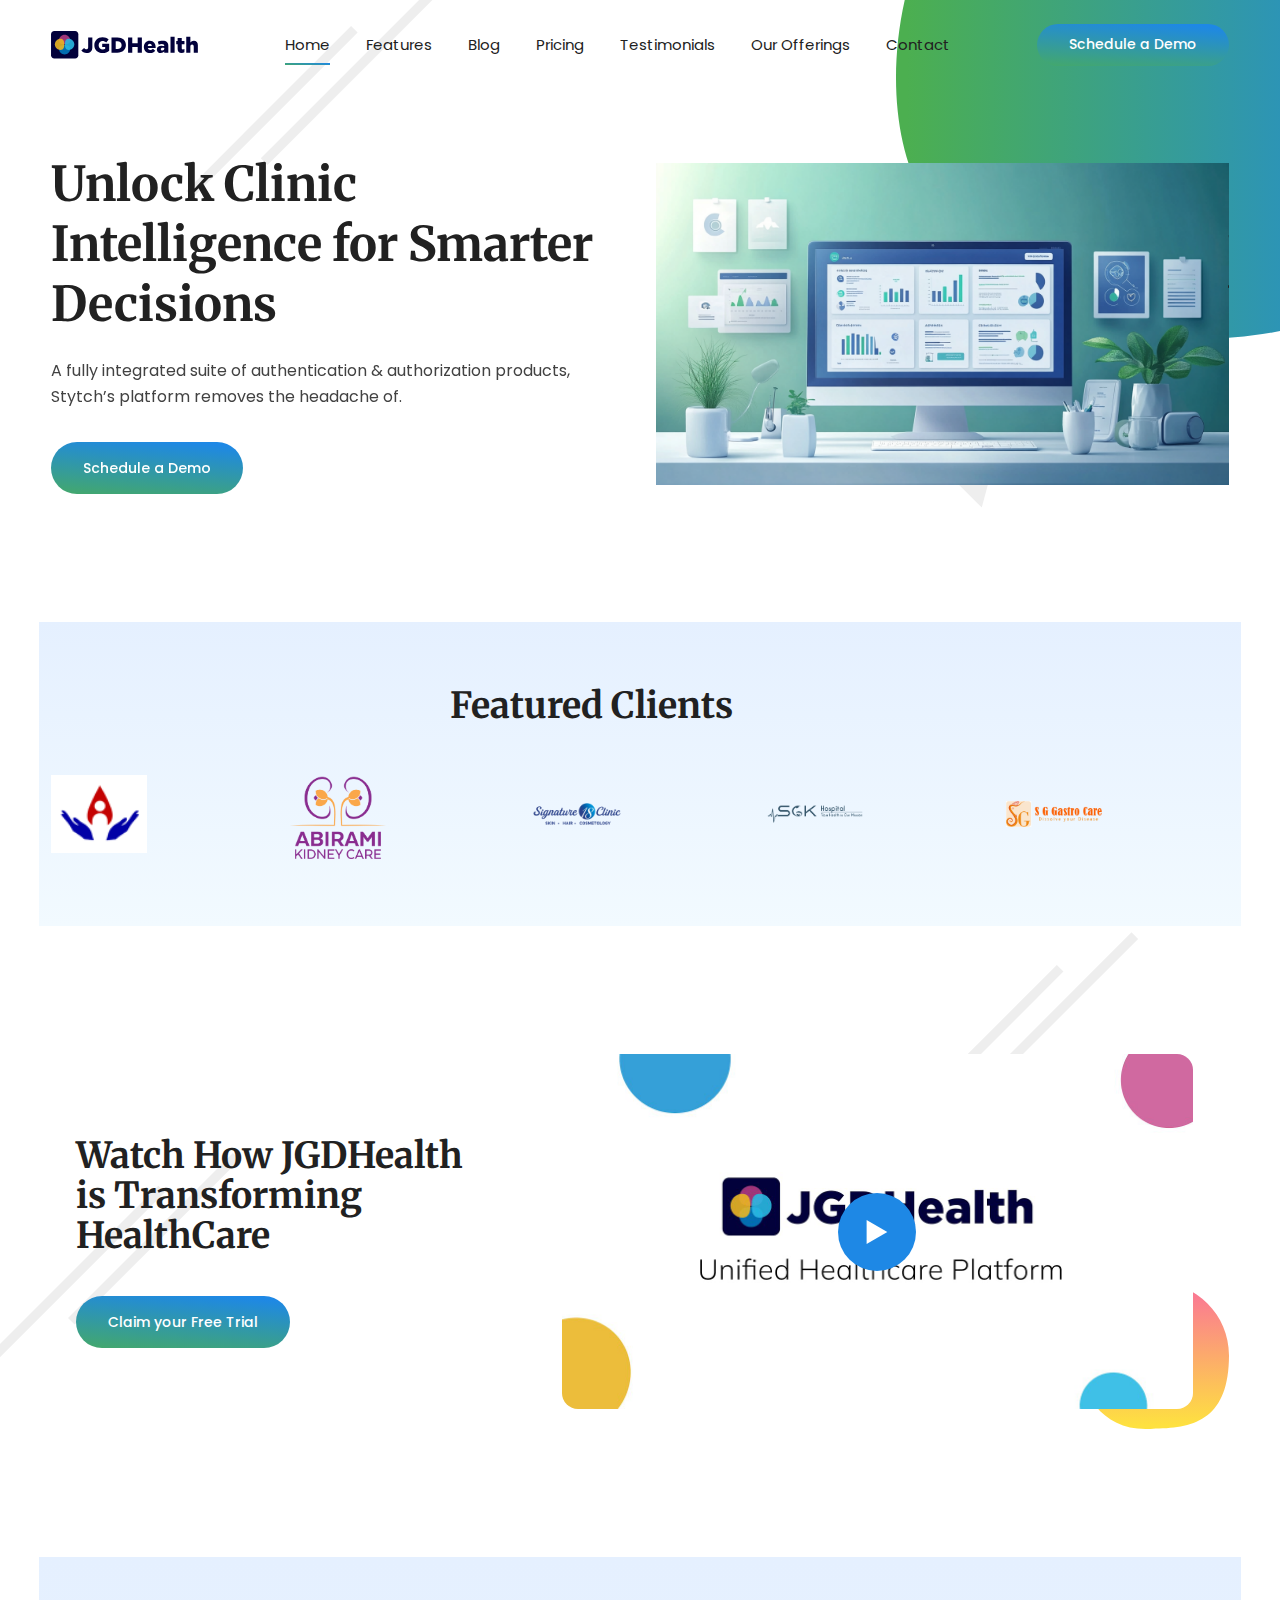
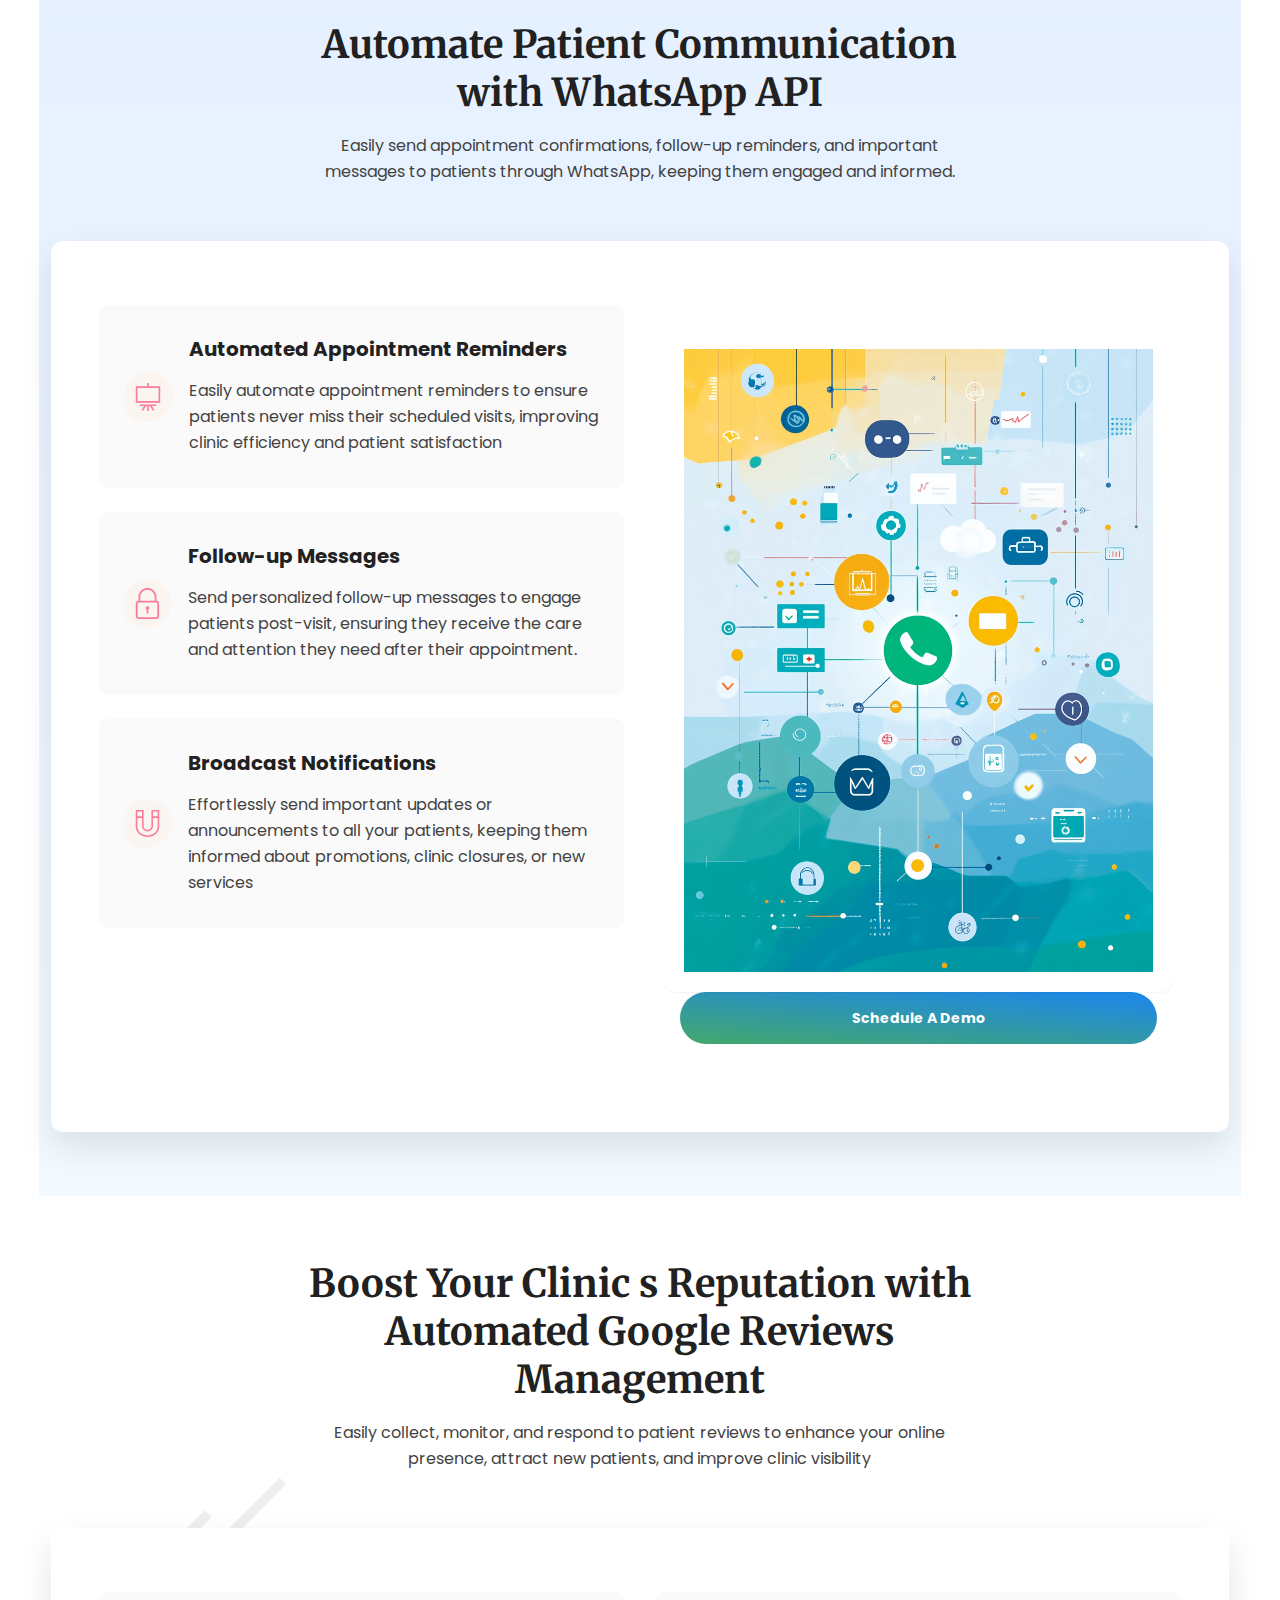
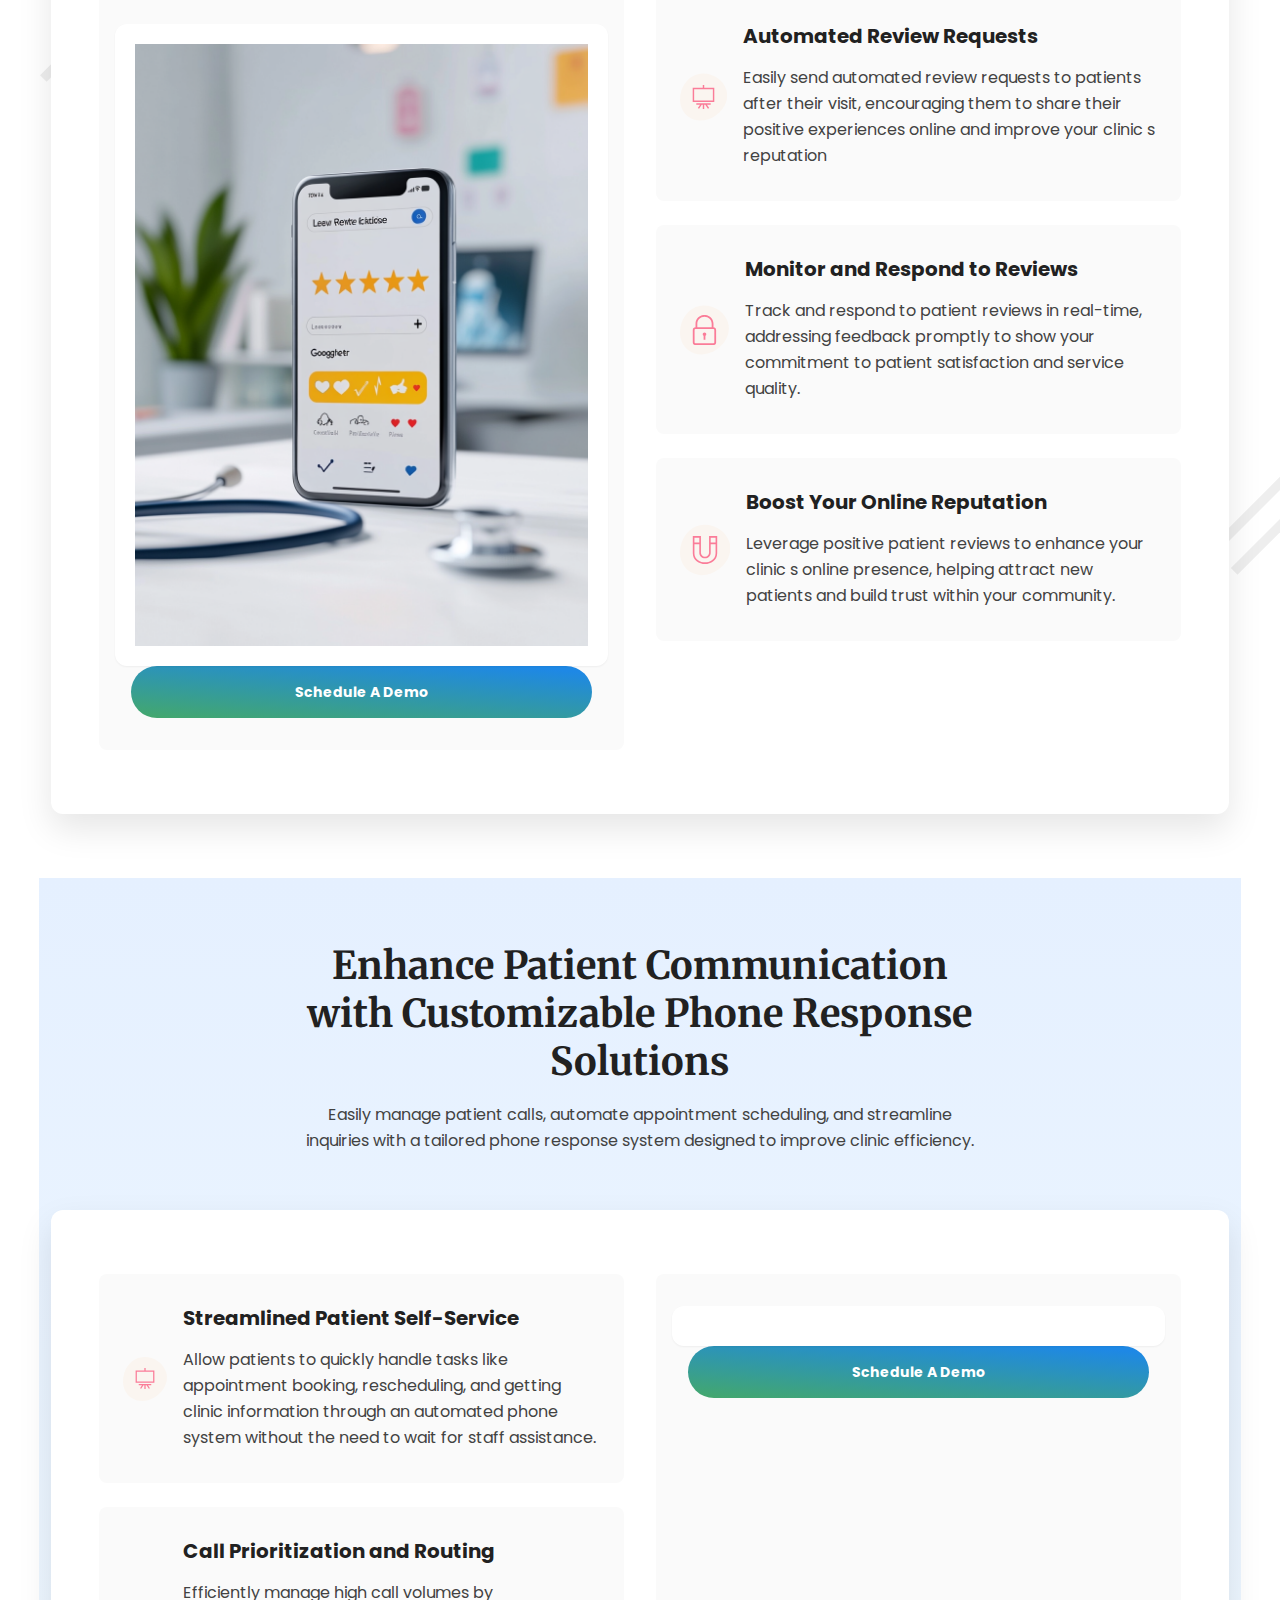
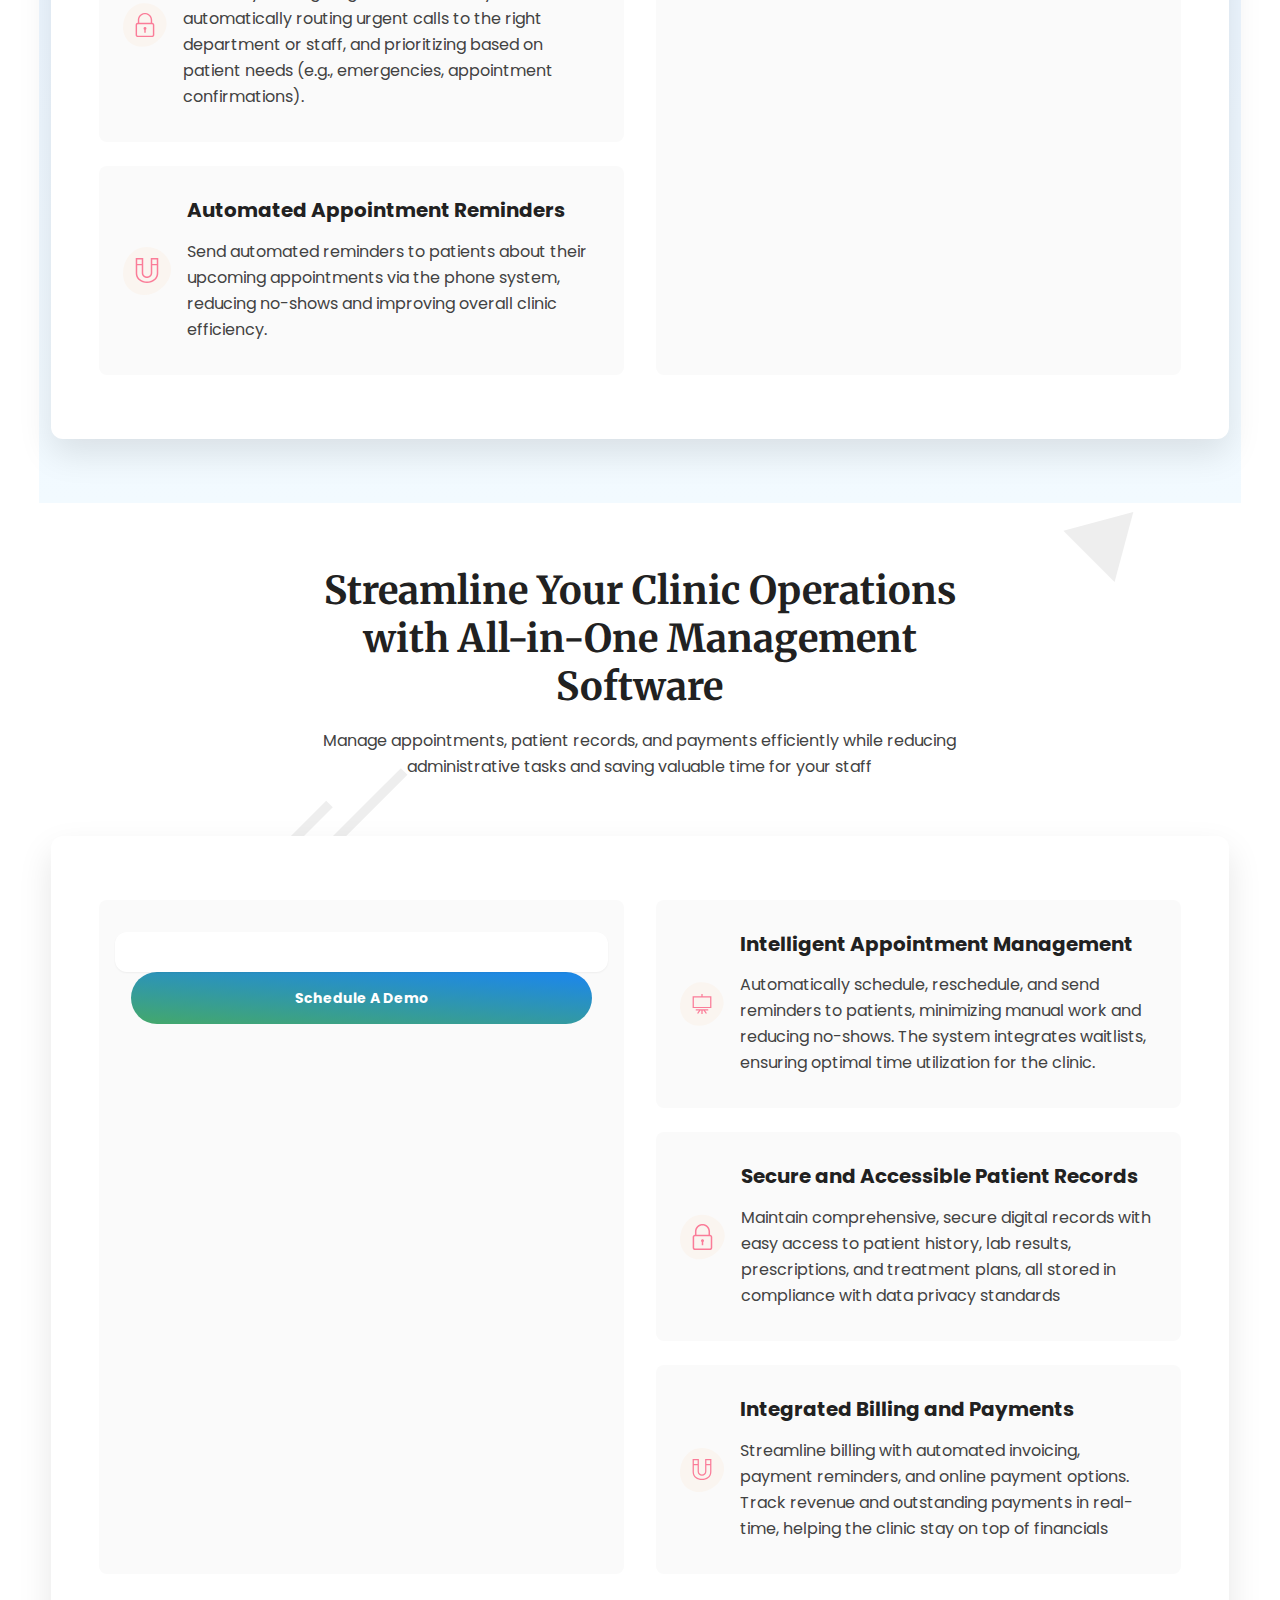
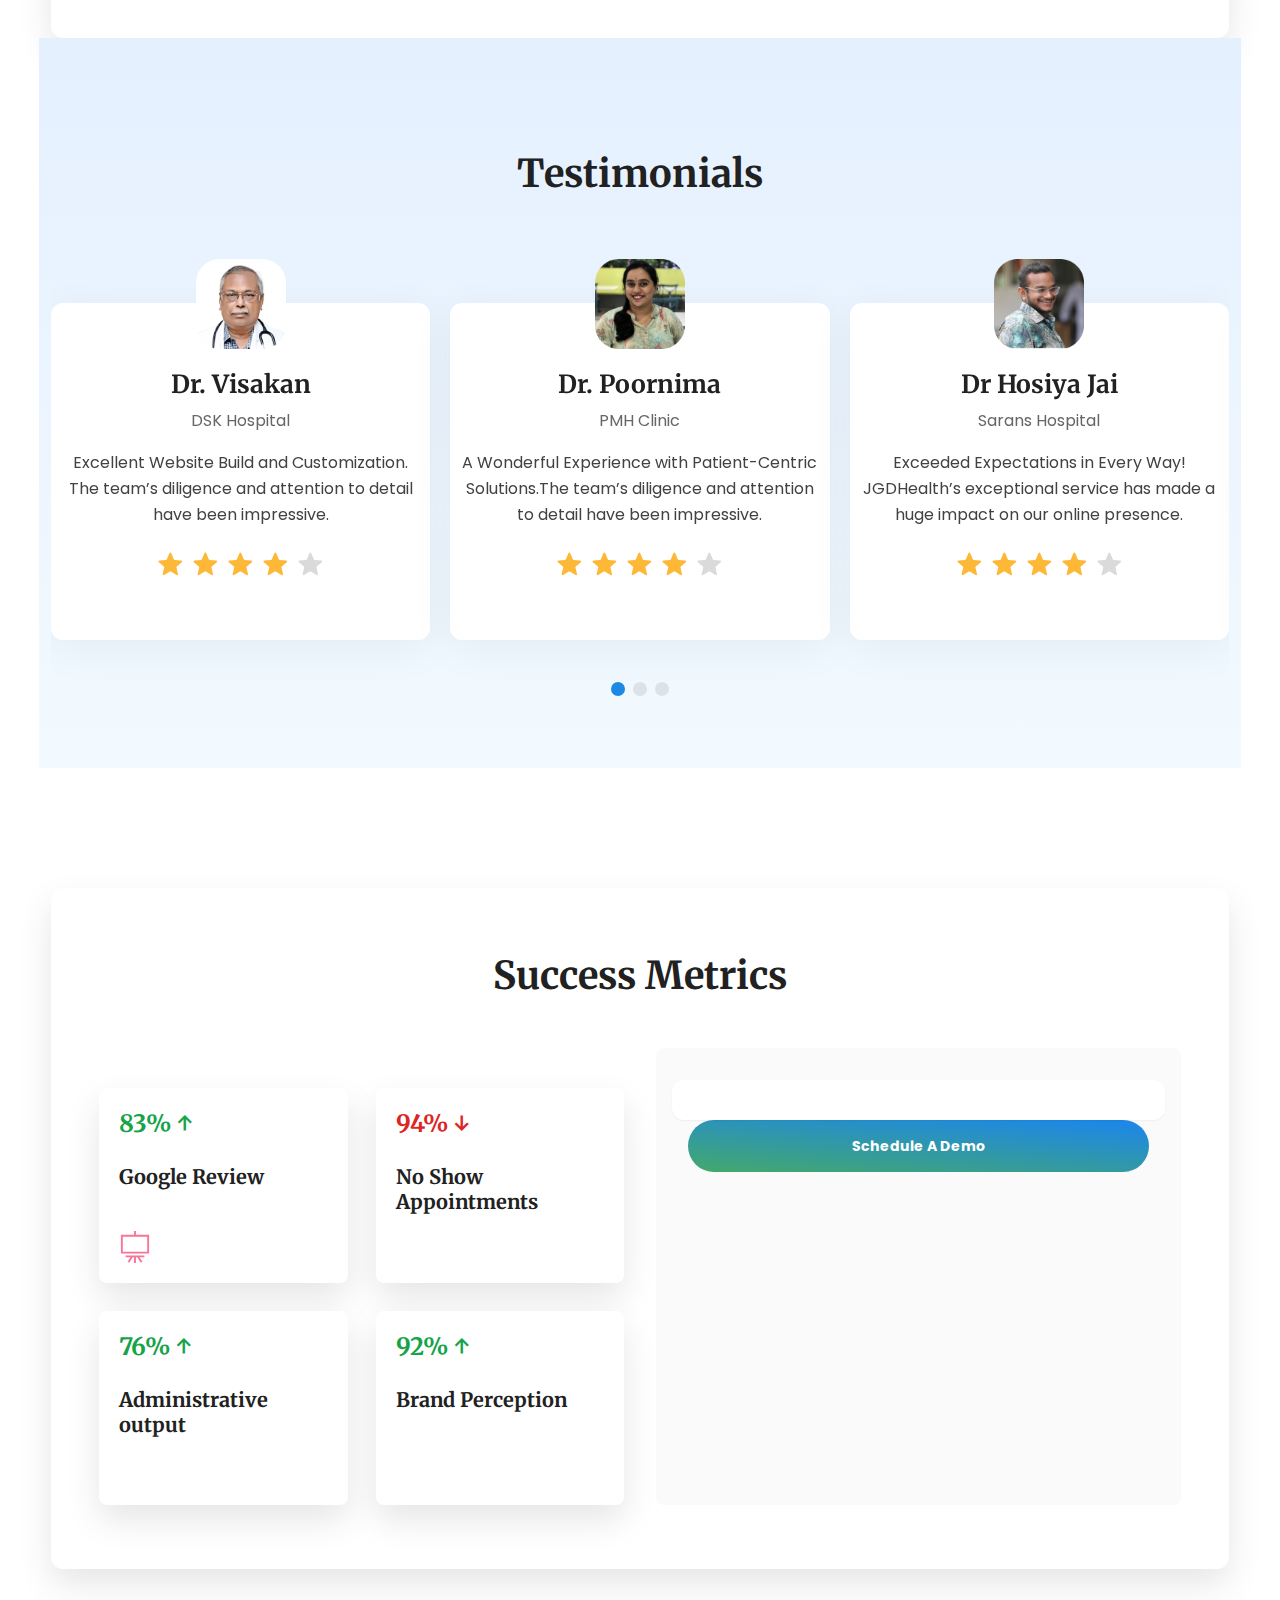
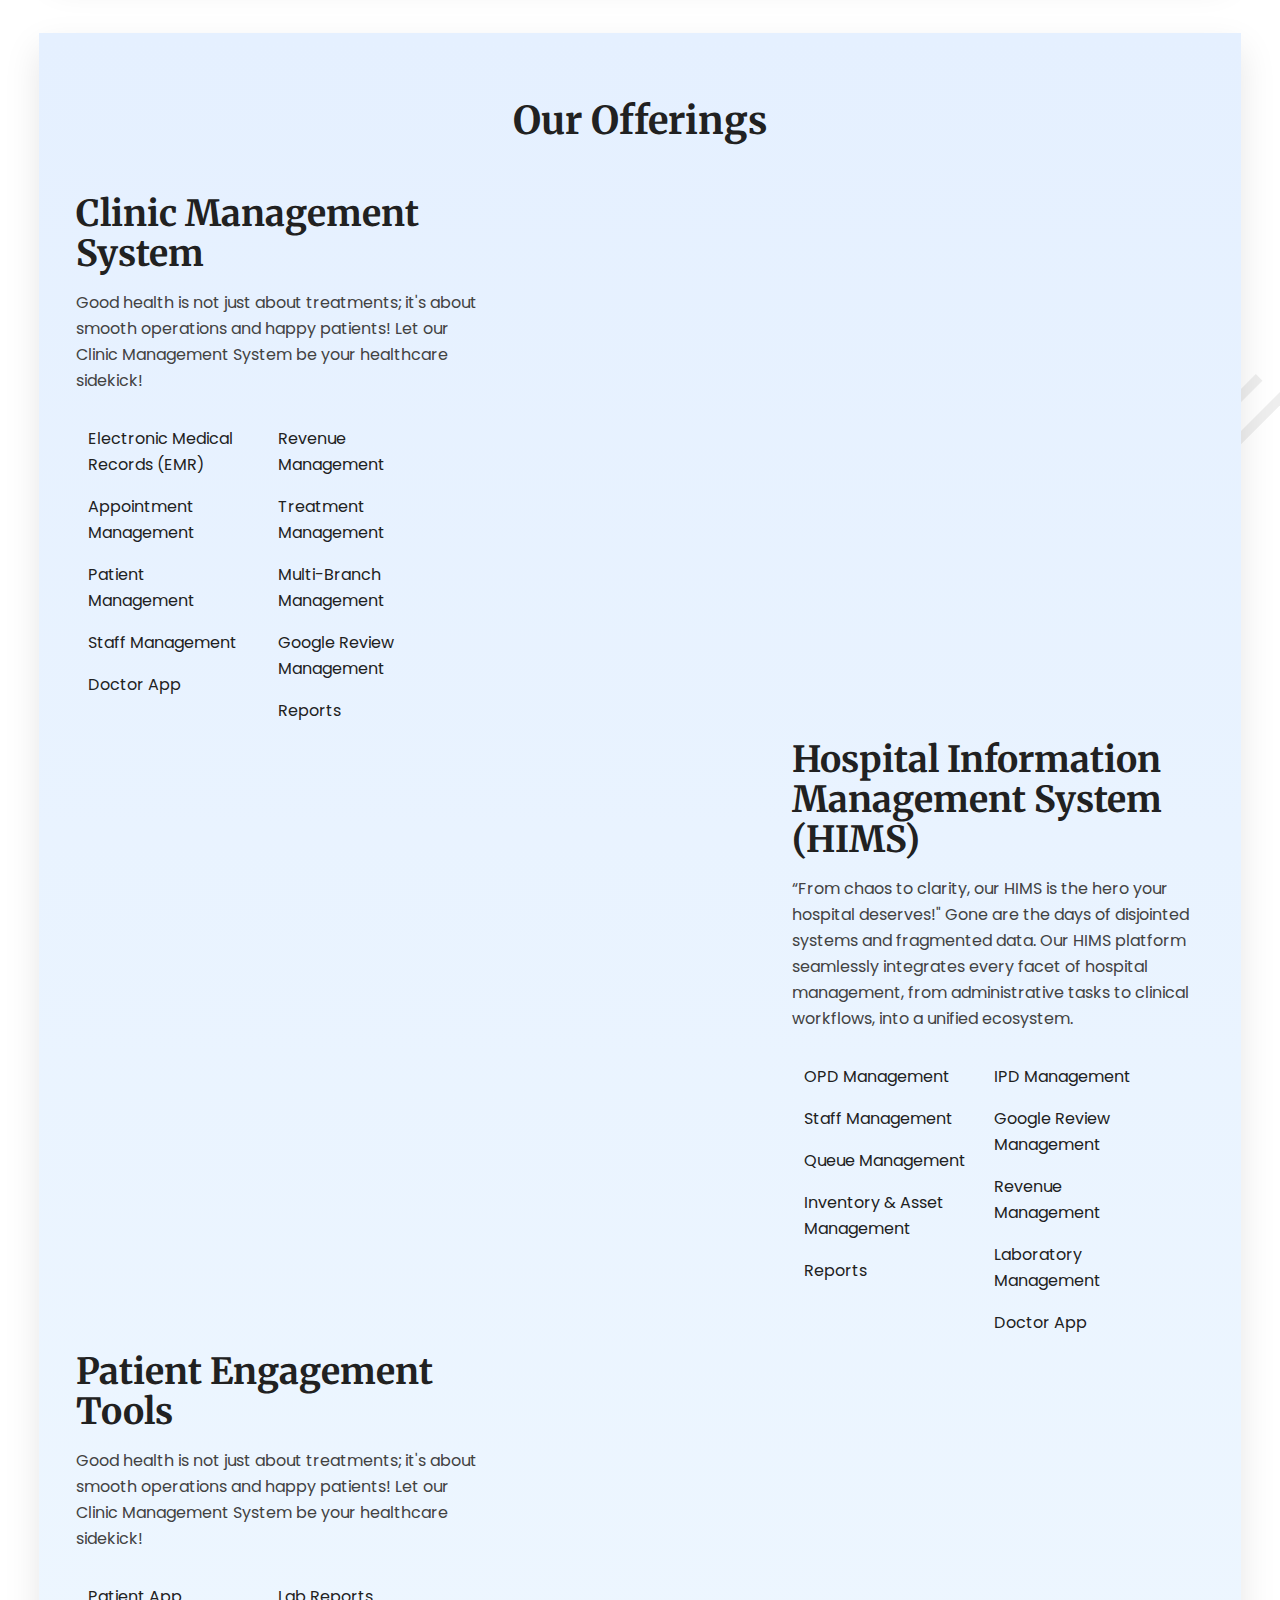
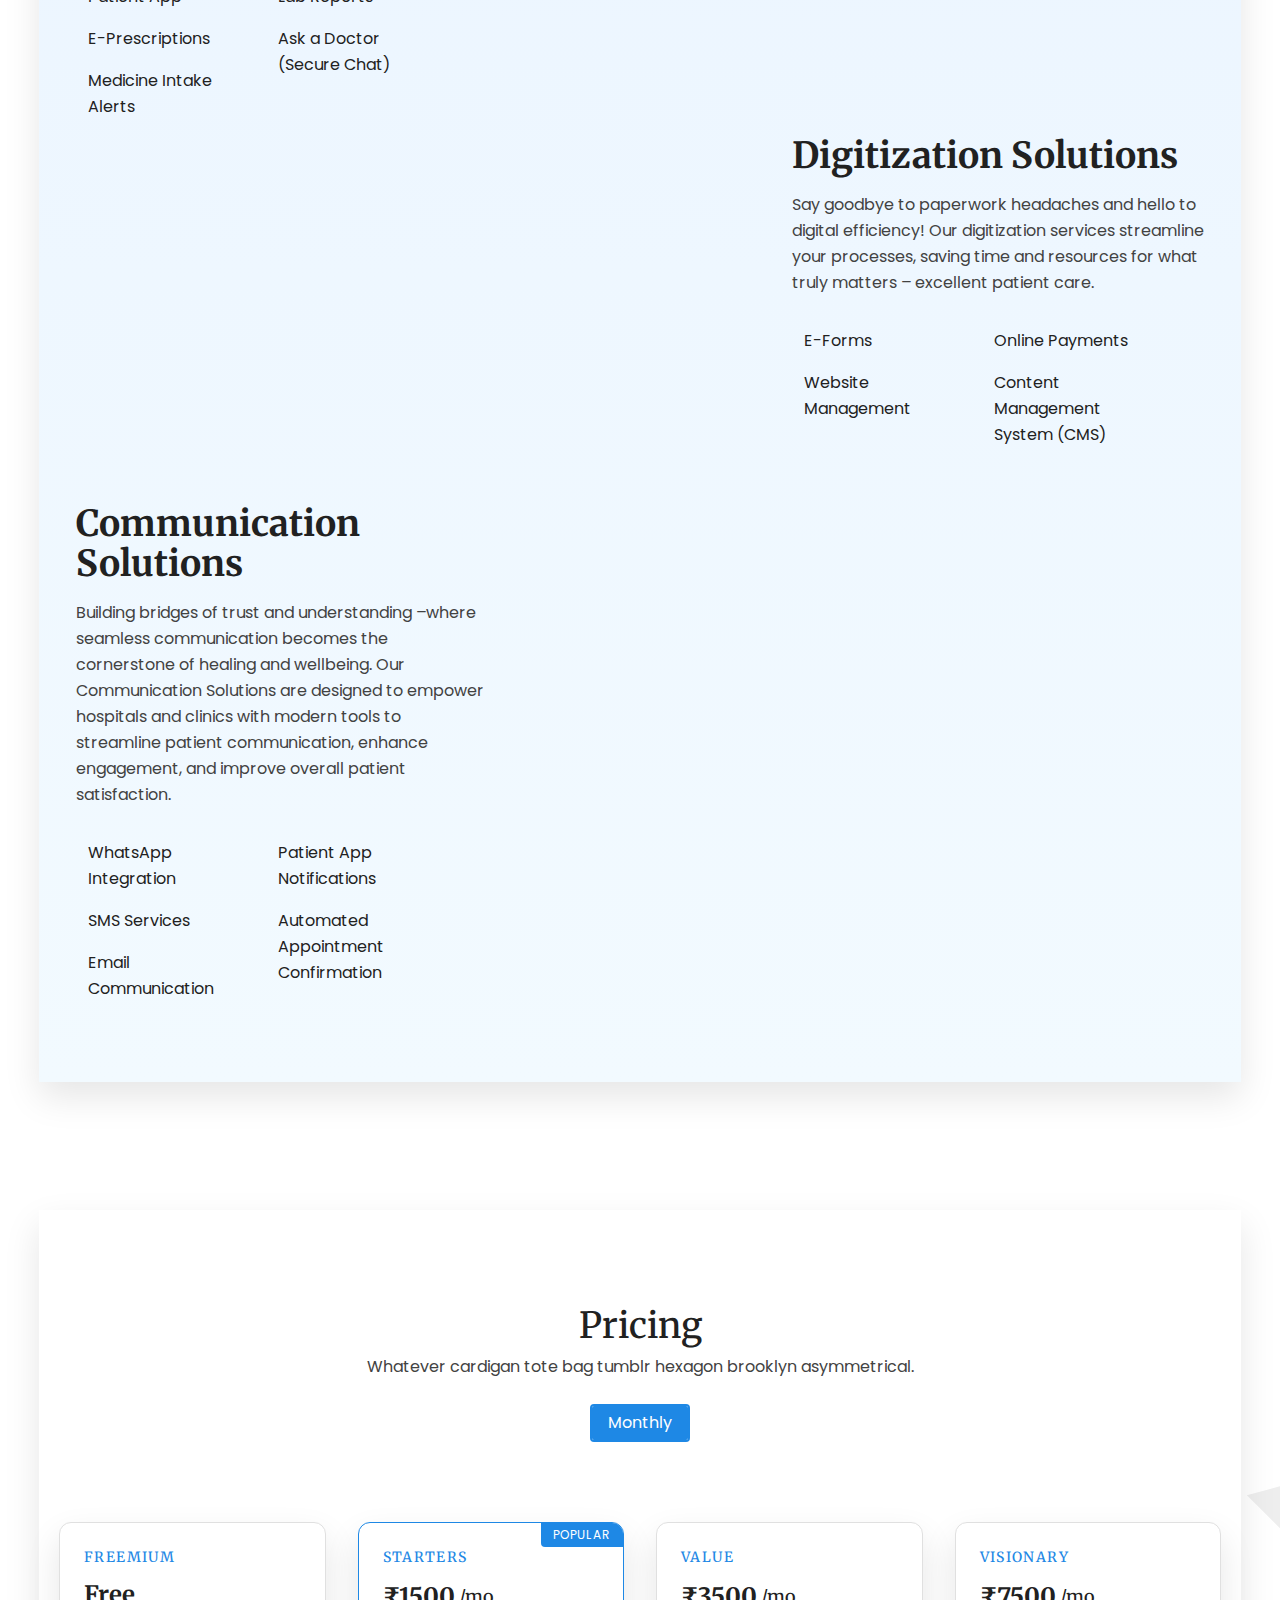
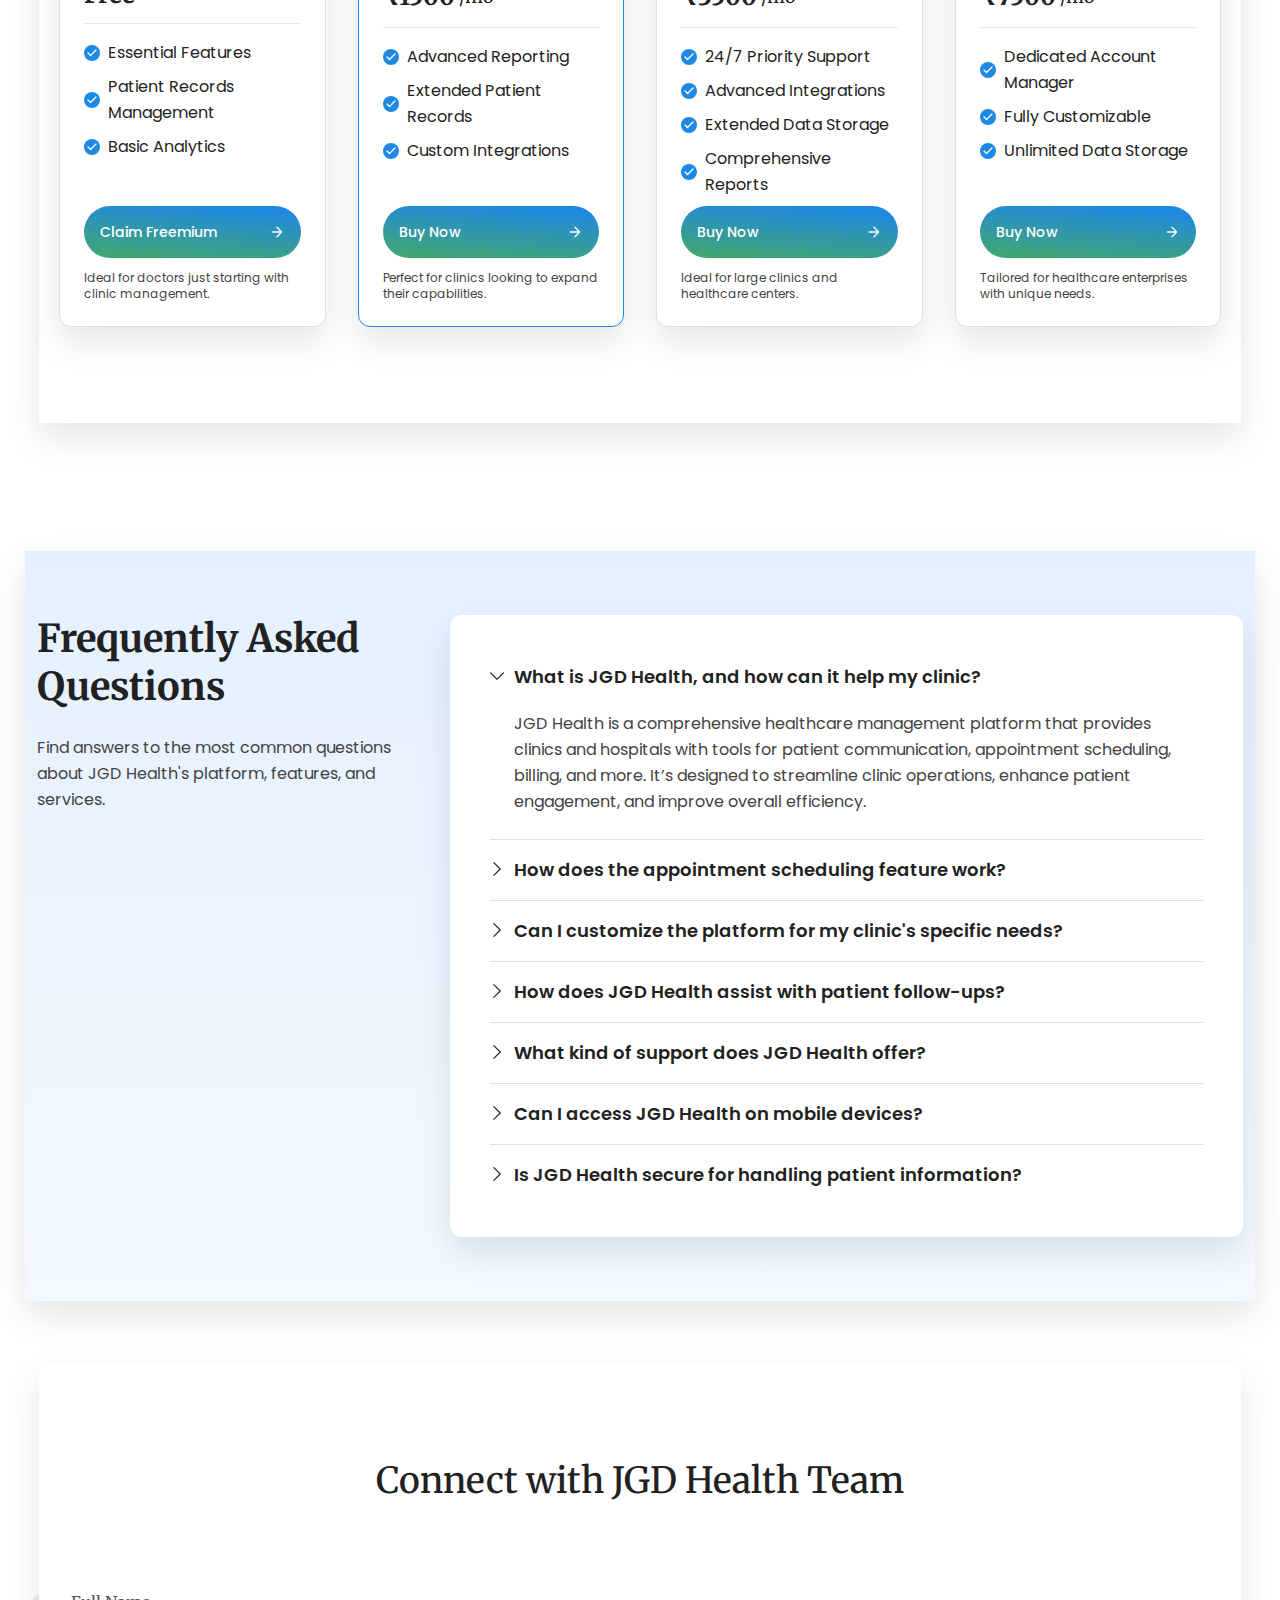
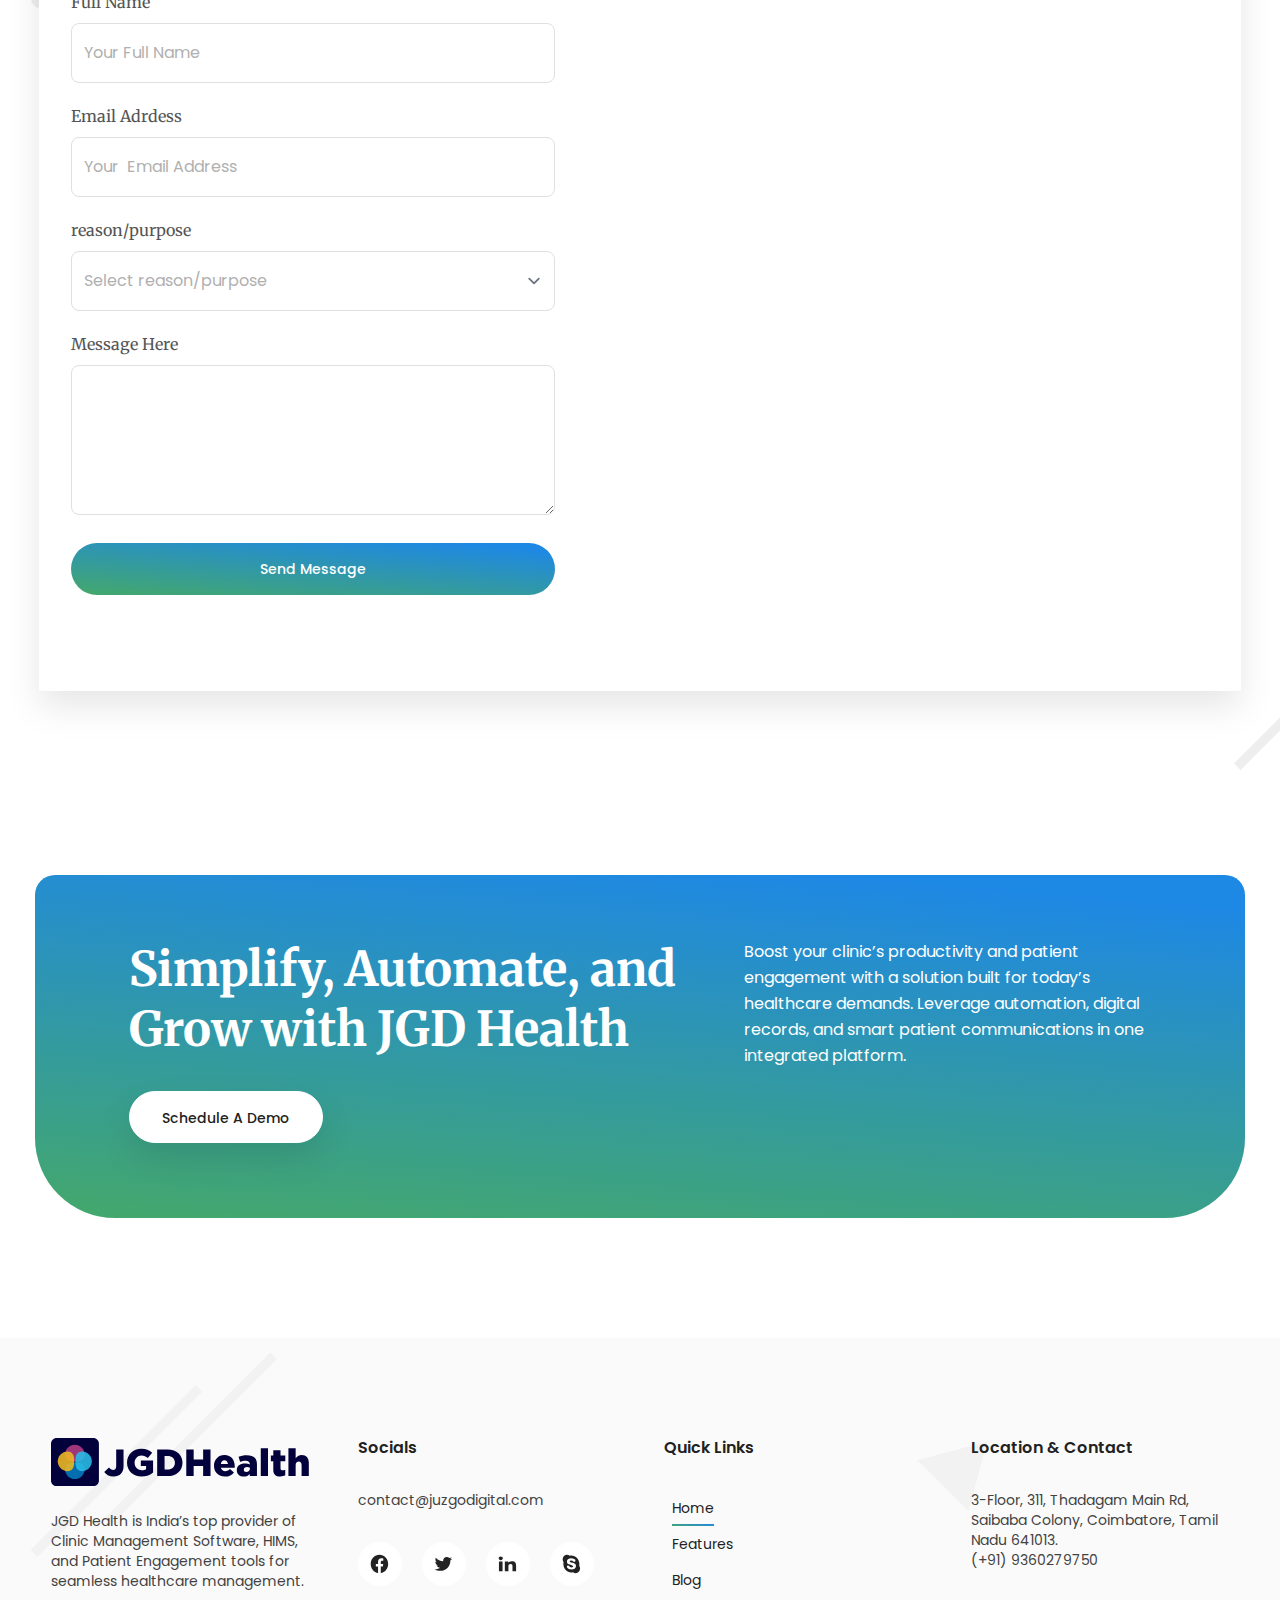
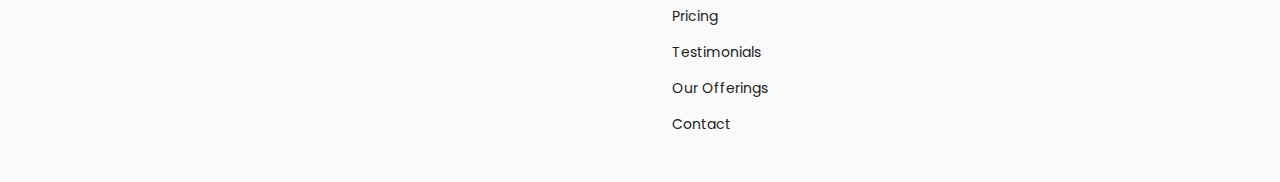
<file: index.html>
<!DOCTYPE html>

<!--
 // WEBSITE: https://themefisher.com
 // TWITTER: https://twitter.com/themefisher
 // FACEBOOK: https://facebook.com/themefisher
 // GITHUB: https://github.com/themefisher/
-->

<html lang="zxx">
<head>
  <!-- favicon -->
  <link rel="shortcut icon" href="images/jgdicon.svg" />
  <!-- theme meta -->
  <meta name="theme-name" content="JGD Health" />
  <meta name="msapplication-TileColor" content="#000000" />
  <meta
    name="theme-color"
    media="(prefers-color-scheme: light)"
    content="#fff"
  />
  <meta
    name="theme-color"
    media="(prefers-color-scheme: dark)"
    content="#000"
  />
  <meta name="generator" content="gulp" />
  <meta http-equiv="Content-Type" content="text/html; charset=UTF-8" />

  <!-- responsive meta -->
  <meta
    name="viewport"
    content="width=device-width, initial-scale=1, maximum-scale=5"
  />

  <!-- title -->
  <title>Best Clinic & Hospital Management Software in India - JGD Health</title>

  <!-- noindex robots -->
  <meta name="robots" content="index, blog">


  <!-- meta-description -->
  <meta name="description" content="Explore JGD Health's Clinic Management Software, Hospital Management Software, and HIMS solutions to enhance your clinic's efficiency in India." />

  <meta name="keywords" content="Clinic Management Software, Clinic Management System, Hospital Management Software India, HIMS Software, Hospital Management Software, Doctor App, Patient App, Electronic Medical Records, EMR, Cloud Software for Clinics, Best Hospital Information Management System India, Best Patient Engagement Software, Patient Management System, Patient Management Software, IVR solutions for clinics, Lead management software for clinics, Healthcare mobile app development" />

  <!-- author from config.json -->
  <meta name="author" content="{config.metadata.meta_author}" />

  <!-- og-title -->
  <meta property="og:title" content="JGD Health - Clinic & Hospital Management Software in India" />

  <!-- og-description -->
  <meta property="og:description" content="Explore JGD Health's Clinic Management Software, HIMS, and Patient Engagement Tools for Indian healthcare providers." />
  <meta property="og:type" content="website" />
  <meta property="og:image" content="images/video-thumbnail.jpg" />

  <meta property="og:url" content="/" />

  <!-- twitter-title -->
  <meta name="twitter:title" content="JGD Health - Clinic & Hospital Management Software in India" />

  <!-- twitter-description -->
  <meta name="twitter:description" content="Explore JGD Health's Clinic Management Software, HIMS, and Patient Engagement Tools for Indian healthcare providers." />

 

  <!-- twitter-image -->
  <meta name="twitter:image" content="images/video-thumbnail.jpg" />
  <meta name="twitter:card" content="summary_large_image" />

  <script type="application/ld+json">
    {
      "@context": "http://schema.org",
      "@type": "MedicalBusiness",
      "name": "JGD Health",
      "description": "India’s leading Clinic Management and Hospital Management Software provider.",
      "url": "https://www.jgdhealth.com",
      "logo": "images/logo.svg",
      "sameAs": ["https://twitter.com/themefisher", "https://facebook.com/themefisher"],
      "contactPoint": {
          "@type": "ContactPoint",
          "telephone": "+91-9360279750",
          "contactType": "Customer Support"
        },
      "address": {
        "@type": "PostalAddress",
        "streetAddress": "3-Floor, 311, Thadagam Main Rd, Saibaba Colony",
        "addressLocality": "Coimbatore",
        "addressRegion": "TN",
        "postalCode": "641013",
        "addressCountry": "IN"
      }
    }
    </script>
  <!-- google font css -->
  <link rel="preconnect" href="https://fonts.googleapis.com" />
  <link rel="preconnect" href="https://fonts.gstatic.com" crossorigin />

  <link
    href="https://fonts.googleapis.com/css2?family=Poppins:wght@400;500;600;700&display=swap"
    rel="stylesheet"
  />
  <link
    href="https://fonts.googleapis.com/css2?family=Merriweather:wght@700;900&display=swap"
    rel="stylesheet"
  />

  <!-- styles -->

  <!-- Swiper slider -->
  <link rel="stylesheet" href="plugins/swiper/swiper-bundle.css" />


  <!-- Fontawesome -->
  <link rel="stylesheet" href="plugins/font-awesome/v6/brands.css" />
  <link rel="stylesheet" href="plugins/font-awesome/v6/solid.css" />
  <link rel="stylesheet" href="plugins/font-awesome/v6/fontawesome.css" />

  <!-- Main Stylesheet -->
  <link href="styles/main.css" rel="stylesheet" />
</head>

<header class="header">
  <nav class="navbar container">
    <!-- logo -->
    <div class="order-0">
      <a href="index.html">
        <img src="images/logo.svg" height="30" width="147" alt="JGD Health - Clinic and Hospital Management Software Logo" />
      </a>
    </div>
    <!-- navbar toggler -->
    <input id="nav-toggle" type="checkbox" class="hidden" />
    <label
      id="show-button"
      for="nav-toggle"
      class="order-1 flex cursor-pointer items-center lg:order-1 lg:hidden"
    >
      <svg class="h-6 fill-current" viewBox="0 0 20 20">
        <title>Menu Open</title>
        <path d="M0 3h20v2H0V3z m0 6h20v2H0V9z m0 6h20v2H0V0z"></path>
      </svg>
    </label>
    <label
      id="hide-button"
      for="nav-toggle"
      class="order-2 hidden cursor-pointer items-center lg:order-1"
    >
      <svg class="h-6 fill-current" viewBox="0 0 20 20">
        <title>Menu Close</title>
        <polygon
          points="11 9 22 9 22 11 11 11 11 22 9 22 9 11 -2 11 -2 9 9 9 9 -2 11 -2"
          transform="rotate(45 10 10)"
        ></polygon>
      </svg>
    </label>
    <!-- /navbar toggler -->
    <ul
      id="nav-menu"
      class="navbar-nav order-2 hidden w-full flex-[0_0_100%] lg:order-1 lg:flex lg:w-auto lg:flex-auto lg:justify-center lg:space-x-5"
    >
      <li class="nav-item">
        <a href="index.html" class="nav-link active">Home</a>
      </li>
      <li class="nav-item">
        <a href="index.html#features" class="nav-link">Features</a>
      </li>
      
      <li class="nav-item">
        <a href="blog.html" class="nav-link">Blog</a>
      </li>
      <li class="nav-item">
        <a href="index.html#pricing" class="nav-link">Pricing</a>
      </li>
      <li class="nav-item">
        <a href="index.html#testimonials" class="nav-link">Testimonials</a>
      </li>
      <li class="nav-item">
        <a href="index.html#offerings" class="nav-link">Our Offerings</a>
      </li>
      
      <li class="nav-item">
        <a href="index.html#contact-us" class="nav-link">Contact</a>
      </li>
      <li class="nav-item mt-3.5 lg:hidden">
        <a class="btn btn-white btn-sm border-border" href="signin.html"
          >Sing Up Now</a
        >
      </li>
    </ul>
    <div class="order-1 ml-auto hidden items-center md:order-2 md:ml-0 lg:flex">
      <a class="btn btn-primary btn-sm" href="index.html#contact-us">Schedule a Demo</a>
    </div>
  </nav>
</header>

<body>

  <!-- Banner -->
  <section class="section banner relative">
    <div class="container">
      

        <!-- Swiper Carousel Start -->
        
          <div class="swiper auth-banner-carousel">
            <div class="swiper-wrapper">
              <!-- Slide 1 -->
              <div class="swiper-slide">

                <div class="row items-center">
                                  <div class="lg:col-6">
                  <h1 class="banner-title">
                    Unlock Clinic Intelligence for Smarter Decisions
                  </h1>
                  <p class="mt-6">
                    A fully integrated suite of authentication & authorization products,
                    Stytch’s platform removes the headache of.
                  </p>
                  <a class="btn btn-primary mt-8" href="#contact-us">Schedule a Demo</a>
                </div>
                <div class="lg:col-6">
                <img loading="lazy" 
                  class="w-full object-contain"
                  src="images/banner-ig-clinic-intel.png"
                  width="603"
                  height="396"
                  alt="Unlock Clinic Intelligence with JGD Health Clinic Management Software"
                />
              </div>
            </div>

              </div>
              <!-- Slide 2 -->
              <div class="swiper-slide">
                <div class="row items-center">

                <div class="lg:col-6">
                  <h1 class="banner-title">
                    Deliver Seamless Care with Automated WhatsApp Follow-ups
                  </h1>
                  <p class="mt-6">
                    Automate patient follow-ups with personalized WhatsApp messages.
                    enhancing care and engagement effortlessly.
                  </p>
                  <a class="btn btn-primary mt-8" href="#contact-us">Schedule a Demo</a>
                </div>
                <div class="lg:col-6">
                  <img loading="lazy"  class="w-full object-contain" src="images/banner-img-whatsapp.png" width="603" height="396" alt="Automated WhatsApp Follow-ups for Clinics - Patient Engagement" />

              </div>
            </div>
              </div>
              <!-- Slide 3 --><div class="swiper-slide">

                <div class="row items-center">
                <div class="lg:col-6">
                  <h1 class="banner-title">
                    Unified Healthcare Platform
                  </h1>
                  <p class="mt-6">
                    Empowering Healthcare Providers Through Technology
                  </p>
                  <a class="btn btn-primary mt-8" href="#contact-us">Schedule a Demo</a>
                </div>
                <div class="lg:col-6">
                  <img loading="lazy"  class="w-full object-contain" src="images/cr-1.png" width="603" height="396" alt="Unified Healthcare Platform for Patient Management System" />

              </div>
              </div>
              </div>
            </div>
            <!-- Pagination -->
            <div class="swiper-pagination"></div>
            <!-- Navigation Buttons 
            <div class="swiper-button-prev"></div>
            <div class="swiper-button-next"></div>-->
          </div>
        
        <!-- Swiper Carousel End -->
      
    </div>
    <img loading="lazy" 
      class="banner-shape absolute -top-28 right-0 -z-[1] w-full max-w-[30%]"
      src="images/banner-shape.svg"
      alt=""
    />
  </section>


  <section class="section features"> <!-- Light blue background gradient -->
    <div class="container bg-gradient-to-b from-[#E5F0FF] to-[#F2FAFF] py-16">
      <div class="row">
        <div class="text-container">
          <h2 class="lg:text-4xl  font-bold">Featured Clients <br > <br > </h2>
          
        </div>
      </div>
  
      <div class="row"></div>
  
      <!-- Swiper Carousel -->
      <div class="swiper auth-banner-carousel">
        <div class="swiper-wrapper">
          <!-- Slide 1 -->
          <div class="swiper-slide">
            <div class="row items-center">
              <div class="lg:col-12">
                <div class="grid grid-cols-5 gap-4"> <!-- 5 icons per slide -->
                  <img loading="lazy"  class="object-contain w-24 h-24" src="images/hospital-icon1.png" alt="Clinic Management Software - Hospital Icon 1" />
                  <img loading="lazy"  class="object-contain w-24 h-24" src="images/hospital-icon2.png" alt="Clinic Management System - Hospital Icon 2" />
                  <img loading="lazy"  class="object-contain w-24 h-24" src="images/hospital-icon3.png" alt="Hospital Management Software India - Hospital Icon 3" />
                  <img loading="lazy"  class="object-contain w-24 h-24" src="images/hospital-icon4.png" alt="HIMS Software Solutions - Hospital Icon 4" />
                  <img loading="lazy"  class="object-contain w-24 h-24" src="images/hospital-icon5.png" alt="Electronic Medical Records - Hospital Icon 5" />
                </div>
              </div>
            </div>
          </div>
          
          <!-- Slide 2 -->
          <div class="swiper-slide">
            <div class="row items-center">
              <div class="lg:col-12">
                <div class="grid grid-cols-5 gap-4"> <!-- 5 icons per slide -->
                  <img loading="lazy"  class="object-contain w-24 h-24" src="images/hospital-icon6.jpeg" alt="Patient App - Hospital Icon 6" />
                  <img loading="lazy"  class="object-contain w-24 h-24" src="images/hospital-icon7.png" alt="Cloud Software for Clinics - Hospital Icon 7" />
                  <img loading="lazy"  class="object-contain w-24 h-24" src="images/hospital-icon8.png" alt="Best Patient Engagement Software - Hospital Icon 8" />
                  <img loading="lazy"  class="object-contain w-24 h-24" src="images/hospital-icon9.png" alt="Doctor App for Clinics - Hospital Icon 9" />
                  <img loading="lazy"  class="object-contain w-24 h-24" src="images/hospital-icon10.png" alt="Lead Management Software for Clinics - Hospital Icon 10" />
                </div>
              </div>
            </div>
          </div>
  
          <!-- Slide 3 -->
          <div class="swiper-slide">
            <div class="row items-center">
              <div class="lg:col-12">
                <div class="grid grid-cols-5 gap-4"> <!-- 5 icons per slide -->
                  <img loading="lazy"  class="object-contain w-24 h-24" src="images/hospital-icon11.png" alt="Patient Management System - Hospital Icon 11" />
                  <img loading="lazy"  class="object-contain w-24 h-24" src="images/hospital-icon12.png" alt="Hospital Information Management System - Hospital Icon 12" />
                  <img loading="lazy"  class="object-contain w-24 h-24" src="images/hospital-icon13.png" alt="Healthcare Mobile App Development - Hospital Icon 13" />
                  <img loading="lazy"  class="object-contain w-24 h-24" src="images/hospital-icon14.png" alt="Interactive Voice Response Solutions for Clinics - Hospital Icon 14" />
                  <img loading="lazy"  class="object-contain w-24 h-24" src="images/hospital-icon15.png" alt="JGD Health - Transforming Healthcare with HIMS Software" />
                </div>
              </div>
            </div>
          </div>
  
          <!-- Add more slides as needed with the same structure -->
  
        </div>
        <!-- Pagination -->
        <div class="swiper-pagination"></div>
      </div>
      <!-- Swiper Carousel End -->
    </div>
  </section>
  
  
  

  <section class="section services">
    <div class="container">
      
      
      <div class="row gx-5 mt-12 items-center lg:mt-0">
        <div class="lg:col-7 lg:order-2">
          <div class="video pb-5 pr-9">
            <div class="video-thumbnail overflow-hidden rounded-2xl">
              <img loading="lazy" 
                class="w-full object-contain"
                src="images/video-thumbnail.jpg"
                alt=""
              />
              <button class="video-play-btn">
                <img loading="lazy"  src="images/icons/play-icon.svg" alt="" />
              </button>
            </div>
            <div
              class="video-player absolute left-0 top-0 z-10 hidden h-full w-full"
            >
              <iframe
                class="h-full w-full"
                allowfullscreen=""
                src="https://www.youtube.com/embed/pJrU9km8u64?autoplay=1"></iframe>
            </div>
            <img loading="lazy" 
              class="intro-shape absolute bottom-0 right-0 -z-[1]"
              src="images/shape.svg"
              alt=""
            />
          </div>
        </div>
        <div class="mt-6 lg:col-5 lg:order-1 lg:mt-0">
          <div class="text-container">
            <h2 class="lg:text-4xl">Watch How JGDHealth is Transforming HealthCare</h2>
            <p class="mt-4">
            
            </p>
            <a class="btn btn-primary mt-6" href="#contact-us">Claim your Free Trial</a>
          </div>
        </div>
      </div>
    </div>
  </section>
  <!-- ./end Services -->


  <section class="section features pb-0" id="features">
    <div class="container bg-gradient-to-b from-[#E5F0FF] to-[#F2FAFF] py-16">
      <div class="row">
        <div class="mx-auto text-center lg:col-7">
          <h2>
            Automate Patient Communication with WhatsApp API
          </h2>
          <p class="mt-4">
            Easily send appointment confirmations, follow-up reminders, and important 
messages to patients through WhatsApp, keeping them engaged and 
informed. <br >          </p>
        </div>
      </div>
      <div class="mt-14 rounded-xl bg-white px-6 py-10 shadow-lg lg:px-12 lg:py-16" >
        <div class="row">
          
          <div class="mt-10 lg:col-6 lg:mt-0">
            <div
              class="mb-6 flex items-center space-x-4 rounded-lg bg-[#fafafa] px-6 py-8"
            >
              <div
                class="relative inline-flex h-24 w-24 items-center justify-center p-3"
              >
                <img loading="lazy"  src="images/icons/feature-icon-1.svg" alt="Automated Appointment Reminders - Clinic Efficiency" />
                <svg
                  class="absolute left-0 top-0 h-full w-full"
                  width="90"
                  height="90"
                  viewBox="0 0 90 90"
                  fill="none"
                  xmlns="http://www.w3.org/2000/svg"
                >
                  <path
                    opacity="0.1"
                    fill-rule="evenodd"
                    clip-rule="evenodd"
                    d="M42.8833 0.00928958C63.2143 -0.38584 82.2759 11.853 88.3264 31.1979C94.1797 49.9121 84.027 68.9907 68.0244 80.3913C52.4387 91.4948 31.5679 93.9094 16.0849 82.6642C0.66775 71.4667 -3.27813 50.9537 2.58684 32.8642C8.48561 14.6704 23.699 0.382132 42.8833 0.00928958Z"
                    fill="#FFCC99"
                  />
                </svg>
              </div>
              <div>
                <h3 class="h5 font-primary">Automated Appointment Reminders</h3>
                <p class="mt-4">
                  Easily automate appointment reminders to ensure patients never miss 
                  their scheduled visits, improving clinic efficiency and patient 
                  satisfaction
                </p>
              </div>
            </div>
            <div
              class="mb-6 flex items-center space-x-4 rounded-lg bg-[#fafafa] px-6 py-8"
            >
              <div
                class="relative inline-flex h-24 w-24 items-center justify-center p-3"
              >
                <img loading="lazy"  src="images/icons/feature-icon-8.svg" alt="Follow-up Messages for Clinics - Patient Engagement" />
                <svg
                  class="absolute left-0 top-0 h-full w-full"
                  width="90"
                  height="90"
                  viewBox="0 0 90 90"
                  fill="none"
                  xmlns="http://www.w3.org/2000/svg"
                >
                  <path
                    opacity="0.1"
                    fill-rule="evenodd"
                    clip-rule="evenodd"
                    d="M42.8833 0.00928958C63.2143 -0.38584 82.2759 11.853 88.3264 31.1979C94.1797 49.9121 84.027 68.9907 68.0244 80.3913C52.4387 91.4948 31.5679 93.9094 16.0849 82.6642C0.66775 71.4667 -3.27813 50.9537 2.58684 32.8642C8.48561 14.6704 23.699 0.382132 42.8833 0.00928958Z"
                    fill="#FFCC99"
                  />
                </svg>
              </div>
              <div>
                <h3 class="h5 font-primary">Follow-up Messages</h3>
                <p class="mt-4">
                  Send personalized follow-up messages to engage patients post-visit, 
                  ensuring they receive the care and attention they need after their 
                  appointment.
                </p>
              </div>
            </div>
            <div
              class="flex items-center space-x-4 rounded-lg bg-[#fafafa] px-6 py-8"
            >
              <div
                class="relative inline-flex h-24 w-24 items-center justify-center p-3"
              >
                <img loading="lazy"  src="images/icons/feature-icon-9.svg" alt="Broadcast Notifications for Clinics" />
                <svg
                  class="absolute left-0 top-0 h-full w-full"
                  width="90"
                  height="90"
                  viewBox="0 0 90 90"
                  fill="none"
                  xmlns="http://www.w3.org/2000/svg"
                >
                  <path
                    opacity="0.1"
                    fill-rule="evenodd"
                    clip-rule="evenodd"
                    d="M42.8833 0.00928958C63.2143 -0.38584 82.2759 11.853 88.3264 31.1979C94.1797 49.9121 84.027 68.9907 68.0244 80.3913C52.4387 91.4948 31.5679 93.9094 16.0849 82.6642C0.66775 71.4667 -3.27813 50.9537 2.58684 32.8642C8.48561 14.6704 23.699 0.382132 42.8833 0.00928958Z"
                    fill="#FFCC99"
                  />
                </svg>
              </div>
              <div>
                <h3 class="h5 font-primary">Broadcast Notifications</h3>
                <p class="mt-4">
                  Effortlessly send important updates or announcements to all your 
                  patients, keeping them informed about promotions, clinic closures, or 
                  new services
                </p>
              </div>
            </div>
          </div>

          <div class="lg:col-6">
            <div class="h-full rounded-lg p-6 ">
              <div class="row">
                
                  <div
                    class="flex flex-col items-center justify-center rounded-xl bg-white p-5 shadow-sm"
                  >
                    <img loading="lazy"  src="images/whtasapp-api-img.png" alt="WhatsApp API for Clinic Communication" />
                    
                  </div>
                
               
                
                
              </div>
              <a
                class="btn btn-primary block w-full font-bold capitalize"
                href="#contact-us"
                >Schedule a Demo</a
              >
            </div>
          </div>


        </div>
      </div>
      </div>
      </section>



      <section class="section features pb-0">
        <div class="container">
          <div class="row">
            <div class="mx-auto text-center lg:col-7">
              <h2>
                Boost Your Clinic s Reputation with Automated Google 
                Reviews Management              </h2>
              <p class="mt-4">
                Easily collect, monitor, and respond to patient reviews to enhance your online 
                presence, attract new patients, and improve clinic visibility <br >          </p>
            </div>
          </div>
          <div class="mt-14 rounded-xl bg-white px-6 py-10 shadow-lg lg:px-12 lg:py-16" >
            <div class="row">
              
              <div class="lg:col-6">
                <div class="h-full rounded-lg bg-[#FAFAFA] p-6 lg:p-8">
                  <div class="row">
                    
                      <div
                        class="flex flex-col items-center justify-center rounded-xl bg-white p-5 shadow-sm"
                      >
                        <img loading="lazy"  src="images/google-review-img.png" alt="" />
                        
                      </div>
                    
                   
                    
                    
                  </div>
                  <a
                    class="btn btn-primary block w-full font-bold capitalize"
                    href="#contact-us"
                    >Schedule a Demo</a
                  >
                </div>
              </div>

              <div class="mt-10 lg:col-6 lg:mt-0">
                <div
                  class="mb-6 flex items-center space-x-4 rounded-lg bg-[#fafafa] px-6 py-8"
                >
                  <div
                    class="relative inline-flex h-24 w-24 items-center justify-center p-3"
                  >
                    <img loading="lazy"  src="images/icons/feature-icon-1.svg" alt="Automated Appointment Management - Patient App" />
                    <svg
                      class="absolute left-0 top-0 h-full w-full"
                      width="90"
                      height="90"
                      viewBox="0 0 90 90"
                      fill="none"
                      xmlns="http://www.w3.org/2000/svg"
                    >
                      <path
                        opacity="0.1"
                        fill-rule="evenodd"
                        clip-rule="evenodd"
                        d="M42.8833 0.00928958C63.2143 -0.38584 82.2759 11.853 88.3264 31.1979C94.1797 49.9121 84.027 68.9907 68.0244 80.3913C52.4387 91.4948 31.5679 93.9094 16.0849 82.6642C0.66775 71.4667 -3.27813 50.9537 2.58684 32.8642C8.48561 14.6704 23.699 0.382132 42.8833 0.00928958Z"
                        fill="#FFCC99"
                      />
                    </svg>
                  </div>
                  <div>
                    <h3 class="h5 font-primary">Automated Review Requests</h3>
                    <p class="mt-4">
                      Easily send automated review requests to patients after their visit, 
                      encouraging them to share their positive experiences online and 
                      improve your clinic s reputation
                    </p>
                  </div>
                </div>
                <div
                  class="mb-6 flex items-center space-x-4 rounded-lg bg-[#fafafa] px-6 py-8"
                >
                  <div
                    class="relative inline-flex h-24 w-24 items-center justify-center p-3"
                  >
                    <img loading="lazy"  src="images/icons/feature-icon-8.svg" alt="Secure Patient Records for Clinics" />
                    <svg
                      class="absolute left-0 top-0 h-full w-full"
                      width="90"
                      height="90"
                      viewBox="0 0 90 90"
                      fill="none"
                      xmlns="http://www.w3.org/2000/svg"
                    >
                      <path
                        opacity="0.1"
                        fill-rule="evenodd"
                        clip-rule="evenodd"
                        d="M42.8833 0.00928958C63.2143 -0.38584 82.2759 11.853 88.3264 31.1979C94.1797 49.9121 84.027 68.9907 68.0244 80.3913C52.4387 91.4948 31.5679 93.9094 16.0849 82.6642C0.66775 71.4667 -3.27813 50.9537 2.58684 32.8642C8.48561 14.6704 23.699 0.382132 42.8833 0.00928958Z"
                        fill="#FFCC99"
                      />
                    </svg>
                  </div>
                  <div>
                    <h3 class="h5 font-primary">Monitor and Respond to Reviews</h3>
                    <p class="mt-4">
                      Track and respond to patient reviews in real-time, addressing feedback 
                      promptly to show your commitment to patient satisfaction and service 
                      quality.
                    </p>
                  </div>
                </div>
                <div
                  class="flex items-center space-x-4 rounded-lg bg-[#fafafa] px-6 py-8"
                >
                  <div
                    class="relative inline-flex h-24 w-24 items-center justify-center p-3"
                  >
                    <img loading="lazy"  src="images/icons/feature-icon-9.svg" alt="Integrated Billing and Payments for Clinics" />
                    <svg
                      class="absolute left-0 top-0 h-full w-full"
                      width="90"
                      height="90"
                      viewBox="0 0 90 90"
                      fill="none"
                      xmlns="http://www.w3.org/2000/svg"
                    >
                      <path
                        opacity="0.1"
                        fill-rule="evenodd"
                        clip-rule="evenodd"
                        d="M42.8833 0.00928958C63.2143 -0.38584 82.2759 11.853 88.3264 31.1979C94.1797 49.9121 84.027 68.9907 68.0244 80.3913C52.4387 91.4948 31.5679 93.9094 16.0849 82.6642C0.66775 71.4667 -3.27813 50.9537 2.58684 32.8642C8.48561 14.6704 23.699 0.382132 42.8833 0.00928958Z"
                        fill="#FFCC99"
                      />
                    </svg>
                  </div>
                  <div>
                    <h3 class="h5 font-primary">Boost Your Online Reputation</h3>
                    <p class="mt-4">
                      Leverage positive patient reviews to enhance your clinic s online 
                      presence, helping attract new patients and build trust within your 
                      community.
                    </p>
                  </div>
                </div>
              </div>
    
             
    
    
            </div>
          </div>
          </div>
          </section>





          <section class="section features pb-0">
            <div class="container bg-gradient-to-b from-[#E5F0FF] to-[#F2FAFF] py-16">
              <div class="row">
                <div class="mx-auto text-center lg:col-7">
                  <h2>
                    Enhance Patient Communication with Customizable 
                    Phone Response Solutions
                  </h2>
                  <p class="mt-4">
                    Easily manage patient calls, automate appointment scheduling, and streamline 
inquiries with a tailored phone response system designed to improve clinic 
efficiency. <br >          </p>
                </div>
              </div>
              <div class="mt-14 rounded-xl bg-white px-6 py-10 shadow-lg lg:px-12 lg:py-16" >
                <div class="row">
                  
                  <div class="mt-10 lg:col-6 lg:mt-0">
                    <div
                      class="mb-6 flex items-center space-x-4 rounded-lg bg-[#fafafa] px-6 py-8"
                    >
                      <div
                        class="relative inline-flex h-24 w-24 items-center justify-center p-3"
                      >
                        <img loading="lazy"  src="images/icons/feature-icon-1.svg" alt="" />
                        <svg
                          class="absolute left-0 top-0 h-full w-full"
                          width="90"
                          height="90"
                          viewBox="0 0 90 90"
                          fill="none"
                          xmlns="http://www.w3.org/2000/svg"
                        >
                          <path
                            opacity="0.1"
                            fill-rule="evenodd"
                            clip-rule="evenodd"
                            d="M42.8833 0.00928958C63.2143 -0.38584 82.2759 11.853 88.3264 31.1979C94.1797 49.9121 84.027 68.9907 68.0244 80.3913C52.4387 91.4948 31.5679 93.9094 16.0849 82.6642C0.66775 71.4667 -3.27813 50.9537 2.58684 32.8642C8.48561 14.6704 23.699 0.382132 42.8833 0.00928958Z"
                            fill="#FFCC99"
                          />
                        </svg>
                      </div>
                      <div>
                        <h3 class="h5 font-primary">Streamlined Patient Self-Service</h3>
                        <p class="mt-4">
                          Allow patients to quickly handle tasks like appointment booking, 
                          rescheduling, and getting clinic information through an automated 
                          phone system without the need to wait for staff assistance.
                        </p>
                      </div>
                    </div>
                    <div
                      class="mb-6 flex items-center space-x-4 rounded-lg bg-[#fafafa] px-6 py-8"
                    >
                      <div
                        class="relative inline-flex h-24 w-24 items-center justify-center p-3"
                      >
                        <img loading="lazy"  src="images/icons/feature-icon-8.svg" alt="" />
                        <svg
                          class="absolute left-0 top-0 h-full w-full"
                          width="90"
                          height="90"
                          viewBox="0 0 90 90"
                          fill="none"
                          xmlns="http://www.w3.org/2000/svg"
                        >
                          <path
                            opacity="0.1"
                            fill-rule="evenodd"
                            clip-rule="evenodd"
                            d="M42.8833 0.00928958C63.2143 -0.38584 82.2759 11.853 88.3264 31.1979C94.1797 49.9121 84.027 68.9907 68.0244 80.3913C52.4387 91.4948 31.5679 93.9094 16.0849 82.6642C0.66775 71.4667 -3.27813 50.9537 2.58684 32.8642C8.48561 14.6704 23.699 0.382132 42.8833 0.00928958Z"
                            fill="#FFCC99"
                          />
                        </svg>
                      </div>
                      <div>
                        <h3 class="h5 font-primary">Call Prioritization and Routing</h3>
                        <p class="mt-4">
                          Efficiently manage high call volumes by automatically routing urgent 
                          calls to the right department or staff, and prioritizing based on patient 
                          needs (e.g., emergencies, appointment confirmations).
                        </p>
                      </div>
                    </div>
                    <div
                      class="flex items-center space-x-4 rounded-lg bg-[#fafafa] px-6 py-8"
                    >
                      <div
                        class="relative inline-flex h-24 w-24 items-center justify-center p-3"
                      >
                        <img loading="lazy"  src="images/icons/feature-icon-9.svg" alt="" />
                        <svg
                          class="absolute left-0 top-0 h-full w-full"
                          width="90"
                          height="90"
                          viewBox="0 0 90 90"
                          fill="none"
                          xmlns="http://www.w3.org/2000/svg"
                        >
                          <path
                            opacity="0.1"
                            fill-rule="evenodd"
                            clip-rule="evenodd"
                            d="M42.8833 0.00928958C63.2143 -0.38584 82.2759 11.853 88.3264 31.1979C94.1797 49.9121 84.027 68.9907 68.0244 80.3913C52.4387 91.4948 31.5679 93.9094 16.0849 82.6642C0.66775 71.4667 -3.27813 50.9537 2.58684 32.8642C8.48561 14.6704 23.699 0.382132 42.8833 0.00928958Z"
                            fill="#FFCC99"
                          />
                        </svg>
                      </div>
                      <div>
                        <h3 class="h5 font-primary">Automated Appointment Reminders</h3>
                        <p class="mt-4">
                          Send automated reminders to patients about their upcoming 
                          appointments via the phone system, reducing no-shows and 
                          improving overall clinic efficiency.
                        </p>
                      </div>
                    </div>
                  </div>
        
                  <div class="lg:col-6">
                    <div class="h-full rounded-lg bg-[#FAFAFA] p-6 lg:p-8">
                      <div class="row">
                        
                          <div
                            class="flex flex-col items-center justify-center rounded-xl bg-white p-5 shadow-sm"
                          >
                            <img loading="lazy"  src="images/ivr-img.png" alt="" />
                            
                          </div>
                        
                       
                        
                        
                      </div>
                      <a
                        class="btn btn-primary block w-full font-bold capitalize"
                        href="#contact-us"
                        >Schedule a Demo</a
                      >
                    </div>
                  </div>
        
        
                </div>
              </div>
              </div>
              </section>



              <section class="section features pb-0">
                <div class="container">
                  <div class="row">
                    <div class="mx-auto text-center lg:col-7">
                      <h2>
                        Streamline Your Clinic Operations with All-in-One 
Management Software            </h2>
                      <p class="mt-4">
                        Manage appointments, patient records, and payments efficiently while 
reducing administrative tasks and saving valuable time for your staff <br >          </p>
                    </div>
                  </div>
                  <div class="mt-14 rounded-xl bg-white px-6 py-10 shadow-lg lg:px-12 lg:py-16" >
                    <div class="row">
                      
                      <div class="lg:col-6">
                        <div class="h-full rounded-lg bg-[#FAFAFA] p-6 lg:p-8">
                          <div class="row">
                            
                              <div
                                class="flex flex-col items-center justify-center rounded-xl bg-white p-5 shadow-sm"
                              >
                                <img loading="lazy"  src="images/cms-img.png" alt="" />
                                
                              </div>
                            
                           
                            
                            
                          </div>
                          <a
                            class="btn btn-primary block w-full font-bold capitalize"
                            href="#contact-us"
                            >Schedule a Demo</a
                          >
                        </div>
                      </div>
        
                      <div class="mt-10 lg:col-6 lg:mt-0">
                        <div
                          class="mb-6 flex items-center space-x-4 rounded-lg bg-[#fafafa] px-6 py-8"
                        >
                          <div
                            class="relative inline-flex h-24 w-24 items-center justify-center p-3"
                          >
                            <img loading="lazy"  src="images/icons/feature-icon-1.svg" alt="" />
                            <svg
                              class="absolute left-0 top-0 h-full w-full"
                              width="90"
                              height="90"
                              viewBox="0 0 90 90"
                              fill="none"
                              xmlns="http://www.w3.org/2000/svg"
                            >
                              <path
                                opacity="0.1"
                                fill-rule="evenodd"
                                clip-rule="evenodd"
                                d="M42.8833 0.00928958C63.2143 -0.38584 82.2759 11.853 88.3264 31.1979C94.1797 49.9121 84.027 68.9907 68.0244 80.3913C52.4387 91.4948 31.5679 93.9094 16.0849 82.6642C0.66775 71.4667 -3.27813 50.9537 2.58684 32.8642C8.48561 14.6704 23.699 0.382132 42.8833 0.00928958Z"
                                fill="#FFCC99"
                              />
                            </svg>
                          </div>
                          <div>
                            <h3 class="h5 font-primary">Intelligent Appointment Management</h3>
                            <p class="mt-4">
                              Automatically schedule, reschedule, and send reminders to patients, 
minimizing manual work and reducing no-shows. The system 
integrates waitlists, ensuring optimal time utilization for the clinic.
                            </p>
                          </div>
                        </div>
                        <div
                          class="mb-6 flex items-center space-x-4 rounded-lg bg-[#fafafa] px-6 py-8"
                        >
                          <div
                            class="relative inline-flex h-24 w-24 items-center justify-center p-3"
                          >
                            <img loading="lazy"  src="images/icons/feature-icon-8.svg" alt="" />
                            <svg
                              class="absolute left-0 top-0 h-full w-full"
                              width="90"
                              height="90"
                              viewBox="0 0 90 90"
                              fill="none"
                              xmlns="http://www.w3.org/2000/svg"
                            >
                              <path
                                opacity="0.1"
                                fill-rule="evenodd"
                                clip-rule="evenodd"
                                d="M42.8833 0.00928958C63.2143 -0.38584 82.2759 11.853 88.3264 31.1979C94.1797 49.9121 84.027 68.9907 68.0244 80.3913C52.4387 91.4948 31.5679 93.9094 16.0849 82.6642C0.66775 71.4667 -3.27813 50.9537 2.58684 32.8642C8.48561 14.6704 23.699 0.382132 42.8833 0.00928958Z"
                                fill="#FFCC99"
                              />
                            </svg>
                          </div>
                          <div>
                            <h3 class="h5 font-primary">Secure and Accessible Patient Records</h3>
                            <p class="mt-4">
                              Maintain comprehensive, secure digital records with easy access to 
patient history, lab results, prescriptions, and treatment plans, all stored 
in compliance with data privacy standards
                            </p>
                          </div>
                        </div>
                        <div
                          class="flex items-center space-x-4 rounded-lg bg-[#fafafa] px-6 py-8"
                        >
                          <div
                            class="relative inline-flex h-24 w-24 items-center justify-center p-3"
                          >
                            <img loading="lazy"  src="images/icons/feature-icon-9.svg" alt="" />
                            <svg
                              class="absolute left-0 top-0 h-full w-full"
                              width="90"
                              height="90"
                              viewBox="0 0 90 90"
                              fill="none"
                              xmlns="http://www.w3.org/2000/svg"
                            >
                              <path
                                opacity="0.1"
                                fill-rule="evenodd"
                                clip-rule="evenodd"
                                d="M42.8833 0.00928958C63.2143 -0.38584 82.2759 11.853 88.3264 31.1979C94.1797 49.9121 84.027 68.9907 68.0244 80.3913C52.4387 91.4948 31.5679 93.9094 16.0849 82.6642C0.66775 71.4667 -3.27813 50.9537 2.58684 32.8642C8.48561 14.6704 23.699 0.382132 42.8833 0.00928958Z"
                                fill="#FFCC99"
                              />
                            </svg>
                          </div>
                          <div>
                            <h3 class="h5 font-primary">Integrated Billing and Payments</h3>
                            <p class="mt-4">
                              Streamline billing with automated invoicing, payment reminders, and 
online payment options. Track revenue and outstanding payments in 
real-time, helping the clinic stay on top of financials
                            </p>
                          </div>
                        </div>
                      </div>
            
                     
            
            
                    </div>
                  </div>
                  </div>
                  </section>




<!-- Reviews -->
<section class="reviews" id="testimonials">
  <div class="container bg-gradient-to-b from-[#E5F0FF] to-[#F2FAFF] py-16">
    <div class="row">
      <div class="mx-auto text-center lg:col-7">
      
        <h2><br> Testimonials</h2>
        </div>
        </div>
      

    <div class="row mt-10">
      <div class="col-12">
        <div class="swiper reviews-carousel">
          <div class="swiper-wrapper">
            <div class="swiper-slide">
              <div class="review">
                <div class="review-author-avatar ">
                  <img loading="lazy"  src="images/dr-visakan.png" alt="Dr. Visakan - Clinic Management Software User" />
                </div>
                <h4 class="mb-2">Dr. Visakan</h4>
                <p class="mb-4 text-[#666]">DSK Hospital</p>
                <p>
                  Excellent Website Build and Customization. The team’s diligence and 
                  attention to detail have been impressive.
                </p>
                <div
                  class="review-rating mt-6 flex items-center justify-center space-x-2.5"
                >
                  <img loading="lazy"  src="images/icons/star.svg" alt="" />
                  <img loading="lazy"  src="images/icons/star.svg" alt="" />
                  <img loading="lazy"  src="images/icons/star.svg" alt="" />
                  <img loading="lazy"  src="images/icons/star.svg" alt="" />
                  <img loading="lazy"  src="images/icons/star-white.svg" alt="" />
                </div>
              </div>
            </div>
            <div class="swiper-slide">
              <div class="review">
                <div class="review-author-avatar">
                  <img loading="lazy"  src="images/poornima-rajan.png" alt="Dr. Poornima - Patient Management Software User" />
                </div>
                <h4 class="mb-2">Dr. Poornima</h4>
                <p class="mb-4 text-[#666]">PMH Clinic</p>
                <p>
                  A Wonderful Experience with Patient-Centric Solutions.The team’s diligence and 
                  attention to detail have been impressive.
                </p>
                <div
                  class="review-rating mt-6 flex items-center justify-center space-x-2.5"
                >
                  <img loading="lazy"  src="images/icons/star.svg" alt="" />
                  <img loading="lazy"  src="images/icons/star.svg" alt="" />
                  <img loading="lazy"  src="images/icons/star.svg" alt="" />
                  <img loading="lazy"  src="images/icons/star.svg" alt="" />
                  <img loading="lazy"  src="images/icons/star-white.svg" alt="" />
                </div>
              </div>
            </div>
            <div class="swiper-slide">
              <div class="review">
                <div class="review-author-avatar ">
                  <img loading="lazy"  src="images/hoshiya-saran.png" alt="Dr. Hosiya Jai - HIMS Software User" />
                </div>
                <h4 class="mb-2">Dr Hosiya Jai</h4>
                <p class="mb-4 text-[#666]">Sarans Hospital</p>
                <p>
                  Exceeded Expectations in Every Way! JGDHealth’s exceptional 
                  service has made a huge impact on our  online presence. 
                </p>
                <div
                  class="review-rating mt-6 flex items-center justify-center space-x-2.5"
                >
                  <img loading="lazy"  src="images/icons/star.svg" alt="" />
                  <img loading="lazy"  src="images/icons/star.svg" alt="" />
                  <img loading="lazy"  src="images/icons/star.svg" alt="" />
                  <img loading="lazy"  src="images/icons/star.svg" alt="" />
                  <img loading="lazy"  src="images/icons/star-white.svg" alt="" />
                </div>
              </div>
            </div>
          </div>
          <!-- If we need pagination -->
          <div
            class="swiper-pagination reviews-carousel-pagination !bottom-0"
          ></div>
        </div>
      </div>
    </div>
  </div>
</section>
<!-- Reviews -->


<section class="section features pb-0">
  <div class="container">
    
    <div class="mt-14 rounded-xl bg-white px-6 py-10 shadow-lg lg:px-12 lg:py-16" >
      <div class="row">
        <div class="mx-auto text-center lg:col-7">
          <h2>
            Success Metrics <br><br>
          </h2>
        </div>
        <div class="mt-10 lg:col-6 lg:mt-0">
          <div
      class="key-feature-grid mt-10 grid grid-cols-2 gap-7 md:grid-cols-2 xl:grid-cols-2">
      <div
        class="flex flex-col justify-between rounded-lg bg-white p-5 shadow-lg">
        <div>
          <h2 class="h4 text-xl lg:text-2xl text-green-600">83% ↑</h2>
          <h5><br>Google Review</h5>
        </div>
        <span class="icon mt-4">
          <img loading="lazy" 
            class="objec-contain"
            src="images/icons/feature-icon-1.svg"
            alt=""
          />
        </span>
      </div>
      <div
        class="flex flex-col justify-between rounded-lg bg-white p-5 shadow-lg"
      >
        <div>
          <h2 class="h4 text-xl lg:text-2xl text-red-600">94% ↓</h2>
          <h5><br>No Show Appointments</h5>
        </div>
        <span class="icon mt-4">
          <img loading="lazy" 
            class="objec-contain"
            src="images/icons/feature-icon-2.svg"
            alt=""
          />
        </span>
      </div>
      <div
        class="flex flex-col justify-between rounded-lg bg-white p-5 shadow-lg"
      >
        <div>
          <h2 class="h4 text-xl lg:text-2xl text-green-600">76% ↑</h2>
          <h5><br>Administrative output</h5>
        </div>
        <span class="icon mt-4">
          <img loading="lazy" 
            class="objec-contain"
            src="images/icons/feature-icon-3.svg"
            alt=""
          />
        </span>
      </div>
      <div
        class="flex flex-col justify-between rounded-lg bg-white p-5 shadow-lg"
      >
        <div>
          <h3 class="h4 text-xl lg:text-2xl text-green-600">92% ↑</h3>
          <h5><br>Brand Perception</h5>
        </div>
        <span class="icon mt-4">
          <img loading="lazy" 
            class="objec-contain"
            src="images/icons/feature-icon-4.svg"
            alt=""
          />
        </span>
      </div>
      
      
      
      
      
     
    </div>
        </div>

        <div class="lg:col-6">
          <div class="h-full rounded-lg bg-[#FAFAFA] p-6 lg:p-8">
            <div class="row">
              
                <div
                  class="flex flex-col items-center justify-center rounded-xl bg-white p-5 shadow-sm"
                >
                <img loading="lazy"  src="images/success-metric.png" alt="JGD Health Success Metrics - Improved Clinic Operations" />

                  
                </div>
              
             
              
              
            </div>
            <a
              class="btn btn-primary block w-full font-bold capitalize"
              href="#contact-us"
              >Schedule a Demo</a
            >
          </div>
        </div>


      </div>
    </div>
    </div>
    </section>

   



    <section class="section services" id="offerings">
      <div class="container bg-white shadow-lg bg-gradient-to-b from-[#E5F0FF] to-[#F2FAFF] py-16">

        <div class="row">
          <div class="mx-auto text-center lg:col-7">
            <h2>
              Our Offerings <br><br>
            </h2>
          </div>
          </div>
         <div class="tab row gx-5 items-center" data-tab-group="integration-tab">
           <div class="lg:col-7 lg:order-2">
             <div class="tab-content" data-tab-content>
               <div class="tab-content-panel active" data-tab-panel="0">
                <img loading="lazy"  class="w-full object-contain" src="images/offering-emr-img.png" alt="Electronic Medical Records - Clinic Management System Offering" />

               </div>
              
             </div>
           </div>
           <div class="mt-6 lg:col-5 lg:order-1 lg:mt-0">
            <div class="text-container">
              <h2 class="lg:text-4xl">
                Clinic Management System
              </h2>
              <p class="mt-4">
                Good health is not just about treatments; it's about smooth operations and happy patients!
                Let our Clinic Management System be your healthcare sidekick!
              </p>
          
              <!-- Two lists displayed side by side -->
              <div class="flex flex-wrap">
                <!-- First List -->
                <ul class="tab-nav -ml-4 mt-8 border-b-0  lg:w-1/2" >
                  <li class="tab-nav-item " data-tab="0">
                    <img loading="lazy"  class="mr-3" src="images/icons/drop.svg" alt="" />
                    Electronic Medical Records (EMR)
                  </li>
                  <li class="tab-nav-item" data-tab="1">
                    <img loading="lazy"  class="mr-3" src="images/icons/brain.svg" alt="" />
                    Appointment Management
                  </li>
                  <li class="tab-nav-item" data-tab="2">
                    <img loading="lazy"  class="mr-3" src="images/icons/brain.svg" alt="" />
                    Patient Management
                  </li>
                  <li class="tab-nav-item" data-tab="3">
                    <img loading="lazy"  class="mr-3" src="images/icons/timer.svg" alt="" />
                    Staff Management
                  </li>
                  <li class="tab-nav-item" data-tab="3">
                    <img loading="lazy"  class="mr-3" src="images/icons/timer.svg" alt="" />
                    Doctor App
                  </li>
                </ul>
          
                <!-- Second List -->
                <ul class="tab-nav -ml-4 mt-8 border-b-0  lg:w-1/2" >
                  <li class="tab-nav-item " data-tab="0">
                    <img loading="lazy"  class="mr-3" src="images/icons/drop.svg" alt="" />
                    Revenue Management
                  </li>
                  <li class="tab-nav-item" data-tab="1">
                    <img loading="lazy"  class="mr-3" src="images/icons/brain.svg" alt="" />
                    Treatment Management
                  </li>
                  <li class="tab-nav-item" data-tab="2">
                    <img loading="lazy"  class="mr-3" src="images/icons/brain.svg" alt="" />
                    Multi-Branch Management
                  </li>
                  <li class="tab-nav-item" data-tab="3">
                    <img loading="lazy"  class="mr-3" src="images/icons/timer.svg" alt="" />
                    Google Review Management
                  </li>
                  <li class="tab-nav-item" data-tab="3">
                    <img loading="lazy"  class="mr-3" src="images/icons/timer.svg" alt="" />
                    Reports
                  </li>
                  
                </ul>
              </div>
            </div>
          </div>
          
         </div>
         

         <div class="row gx-5 mt-12 items-center lg:mt-0">
           <div class="lg:col-7">
             <div class="relative">
              <img loading="lazy"  class="w-full object-contain" src="images/hms-img-bg-removed.png" alt="Hospital Information Management System - HIMS Offering" />

               <img loading="lazy" 
                 class="absolute bottom-6 left-1/2 -z-[1] -translate-x-1/2"
                 src="images/shape.svg"
                 alt=""
               />
             </div>
           </div>
           <div class="mt-6 lg:col-5 lg:mt-0">
             <div class="text-container">
               <h2 class="lg:text-4xl">
                Hospital Information Management System (HIMS)
               </h2>
               <p class="mt-4">
                “From chaos to clarity, our HIMS is the hero your hospital deserves!"

                Gone are the days of disjointed systems and fragmented data. Our HIMS platform seamlessly integrates every facet of hospital management, from administrative tasks to clinical workflows, into a unified ecosystem.
               </p>
               <div class="flex flex-wrap">
                <!-- First List -->
                <ul class="tab-nav -ml-4 mt-8 border-b-0  lg:w-1/2" >
                  <li class="tab-nav-item " data-tab="0">
                    <img loading="lazy"  loading="lazy"  class="mr-3" src="images/icons/drop.svg" alt="" />
                    OPD Management
                  </li>
                  <li class="tab-nav-item" data-tab="1">
                    <img loading="lazy"  loading="lazy"  class="mr-3" src="images/icons/brain.svg" alt="" />
                    Staff Management
                  </li>
                  <li class="tab-nav-item" data-tab="2">
                    <img loading="lazy"  loading="lazy"  class="mr-3" src="images/icons/brain.svg" alt="" />
                    Queue Management
                  </li>
                  <li class="tab-nav-item" data-tab="3">
                    <img loading="lazy"  class="mr-3" src="images/icons/timer.svg" alt="" />
                    Inventory & Asset Management
                  </li>
                  <li class="tab-nav-item" data-tab="3">
                    <img loading="lazy"  class="mr-3" src="images/icons/timer.svg" alt="" />
                    Reports
                  </li>
                </ul>
          
                <!-- Second List -->
                <ul class="tab-nav -ml-4 mt-8 border-b-0  lg:w-1/2" >
                  <li class="tab-nav-item " data-tab="0">
                    <img loading="lazy"  class="mr-3" src="images/icons/drop.svg" alt="" />
                    IPD Management
                  </li>
                  <li class="tab-nav-item" data-tab="1">
                    <img loading="lazy"  class="mr-3" src="images/icons/brain.svg" alt="" />
                    Google Review Management
                  </li>
                  <li class="tab-nav-item" data-tab="2">
                    <img loading="lazy"  class="mr-3" src="images/icons/brain.svg" alt="" />
                    Revenue Management
                  </li>
                  <li class="tab-nav-item" data-tab="3">
                    <img loading="lazy"  class="mr-3" src="images/icons/timer.svg" alt="" />
                    Laboratory Management
                  </li>
                  <li class="tab-nav-item" data-tab="3">
                    <img loading="lazy"  class="mr-3" src="images/icons/timer.svg" alt="" />
                    Doctor App
                  </li>
                  
                </ul>
              </div>
             </div>
           </div>
         </div>


         <div class="tab row gx-5 items-center" data-tab-group="integration-tab">
          <div class="lg:col-7 lg:order-2">
            <div class="tab-content" data-tab-content>
              <div class="tab-content-panel active" data-tab-panel="0">
                <img loading="lazy"  class="w-full object-contain" src="images/patient-engagement-tools-img.png" alt="Patient Engagement Tools - Communication Solutions for Clinics" />

              </div>
             
            </div>
          </div>
          <div class="mt-6 lg:col-5 lg:order-1 lg:mt-0">
           <div class="text-container">
             <h2 class="lg:text-4xl">
              Patient Engagement Tools
             </h2>
             <p class="mt-4">
               Good health is not just about treatments; it's about smooth operations and happy patients!
               Let our Clinic Management System be your healthcare sidekick!
             </p>
         
             <!-- Two lists displayed side by side -->
             <div class="flex flex-wrap">
               <!-- First List -->
               <ul class="tab-nav -ml-4 mt-8 border-b-0  lg:w-1/2" >
                 <li class="tab-nav-item " data-tab="0">
                   <img loading="lazy"  class="mr-3" src="images/icons/drop.svg" alt="" />
                   Patient App
                 </li>
                 <li class="tab-nav-item" data-tab="1">
                   <img loading="lazy"  class="mr-3" src="images/icons/brain.svg" alt="" />
                   E-Prescriptions
                 </li>
                 <li class="tab-nav-item" data-tab="2">
                   <img loading="lazy"  class="mr-3" src="images/icons/brain.svg" alt="" />
                   Medicine Intake Alerts
                 </li>
                 
               </ul>
         
               <!-- Second List -->
               <ul class="tab-nav -ml-4 mt-8 border-b-0  lg:w-1/2" >
                 <li class="tab-nav-item " data-tab="0">
                   <img loading="lazy"  class="mr-3" src="images/icons/drop.svg" alt="" />
                   Lab Reports
                 </li>
                 <li class="tab-nav-item" data-tab="1">
                   <img loading="lazy"  class="mr-3" src="images/icons/brain.svg" alt="" />
                   Ask a Doctor (Secure Chat)
                 </li>
                 
                 
               </ul>
             </div>
           </div>
         </div>


        </div>


        <div class="row gx-5 mt-12 items-center lg:mt-0">
          <div class="lg:col-7">
            <div class="relative">
              <img loading="lazy"  class="w-full object-contain" src="images/clinic-digitisation.png" alt="Digitization Solutions for Clinics - Streamline Operations" />

              <img loading="lazy" 
                class="absolute bottom-6 left-1/2 -z-[1] -translate-x-1/2"
                src="images/shape.svg"
                alt=""
              />
            </div>
          </div>
          <div class="mt-6 lg:col-5 lg:mt-0">
            <div class="text-container">
              <h2 class="lg:text-4xl">
                Digitization Solutions
              </h2>
              <p class="mt-4">
                Say goodbye to paperwork headaches and hello to digital efficiency!

                Our digitization services streamline your processes, saving time and resources for what truly matters – excellent patient care. 
              </p>
              <div class="flex flex-wrap">
               <!-- First List -->
               <ul class="tab-nav -ml-4 mt-8 border-b-0  lg:w-1/2" >
                 <li class="tab-nav-item " data-tab="0">
                   <img loading="lazy"  class="mr-3" src="images/icons/drop.svg" alt="" />
                   E-Forms
                 </li>
                 <li class="tab-nav-item" data-tab="1">
                   <img loading="lazy"  class="mr-3" src="images/icons/brain.svg" alt="" />
                   Website Management
                 </li>
                 
               </ul>
         
               <!-- Second List -->
               <ul class="tab-nav -ml-4 mt-8 border-b-0  lg:w-1/2" >
                 <li class="tab-nav-item " data-tab="0">
                   <img loading="lazy"  class="mr-3" src="images/icons/drop.svg" alt="" />
                   Online Payments
                 </li>
                 <li class="tab-nav-item" data-tab="1">
                   <img loading="lazy"  class="mr-3" src="images/icons/brain.svg" alt="" />
                   Content Management System (CMS)
                 </li>
                 
                 
               </ul>
             </div>
            </div>
          </div>
        </div>

        <div class="tab row gx-5 items-center" data-tab-group="integration-tab">
          <div class="lg:col-7 lg:order-2">
            <div class="tab-content" data-tab-content>
              <div class="tab-content-panel active" data-tab-panel="0">
                <img loading="lazy"  class="w-full object-contain" src="images/comm-sol-img.png" alt="Communication Solutions for Clinics - Patient Engagement" />

              </div>
             
            </div>
          </div>
          <div class="mt-6 lg:col-5 lg:order-1 lg:mt-0">
           <div class="text-container">
             <h2 class="lg:text-4xl">
              <br>
              Communication Solutions
             </h2>
             <p class="mt-4">
              Building bridges of trust and understanding –where seamless communication becomes the cornerstone of healing and wellbeing.
              Our Communication Solutions are designed to empower hospitals and clinics with modern tools to streamline patient communication, enhance engagement, and improve overall patient satisfaction.
             </p>
         
             <!-- Two lists displayed side by side -->
             <div class="flex flex-wrap">
               <!-- First List -->
               <ul class="tab-nav -ml-4 mt-8 border-b-0  lg:w-1/2" >
                 <li class="tab-nav-item " data-tab="0">
                   <img loading="lazy"  class="mr-3" src="images/icons/drop.svg" alt="" />
                   WhatsApp Integration
                 </li>
                 <li class="tab-nav-item" data-tab="1">
                   <img loading="lazy"  class="mr-3" src="images/icons/brain.svg" alt="" />
                   SMS Services
                 </li>
                 <li class="tab-nav-item" data-tab="2">
                   <img loading="lazy"  class="mr-3" src="images/icons/brain.svg" alt="" />
                   Email Communication
                 </li>
                 
               </ul>
         
               <!-- Second List -->
               <ul class="tab-nav -ml-4 mt-8 border-b-0  lg:w-1/2" >
                 <li class="tab-nav-item " data-tab="0">
                   <img loading="lazy"  class="mr-3" src="images/icons/drop.svg" alt="" />
                   Patient App Notifications
                 </li>
                 <li class="tab-nav-item" data-tab="1">
                   <img loading="lazy"  class="mr-3" src="images/icons/brain.svg" alt="" />
                   Automated Appointment Confirmation
                 </li>
                 
                 
               </ul>
             </div>
           </div>
         </div>
         
        </div>

         
       </div>
     </section> 

     <section class="section overflow-hidden" id ="pricing">
      <div class="container bg-white shadow-lg px-5 py-24 mx-auto">
        <div class="flex flex-col text-center w-full mb-20">
          <h1 class="sm:text-4xl text-3xl font-medium title-font mb-2 text-dark">Pricing</h1>
          <p class="lg:w-2/3 mx-auto leading-relaxed text-base text-muted">Whatever cardigan tote bag tumblr hexagon brooklyn asymmetrical.</p>
          <div class="flex mx-auto border-2 border-primary rounded overflow-hidden mt-6">
            <button class="py-1 px-4 bg-primary text-white focus:outline-none">Monthly</button>
            
          </div>
        </div>
        <div class="flex flex-wrap -m-4">
          
          <!-- Card 1 -->
          <div class="p-4 xl:w-1/4 md:w-1/2 w-full">
            <div class="h-full p-6 rounded-xl border border-border shadow-lg flex flex-col relative overflow-hidden bg-white">
              <h2 class="text-sm tracking-widest title-font mb-1 font-medium text-primary">FREEMIUM</h2>
              <h1 class="mt-3 text-2xl text-dark pb-4 mb-4 border-b border-gray-200 leading-none">Free</h1>
              <p class="flex items-center text-dark mb-2">
                <span class="w-4 h-4 mr-2 inline-flex items-center justify-center bg-primary text-white rounded-full flex-shrink-0">
                  <svg fill="none" stroke="currentColor" stroke-linecap="round" stroke-linejoin="round" stroke-width="2.5" class="w-3 h-3" viewBox="0 0 24 24">
                    <path d="M20 6L9 17l-5-5"></path>
                  </svg>
                </span>Essential Features
              </p>
              <p class="flex items-center text-dark mb-2">
                <span class="w-4 h-4 mr-2 inline-flex items-center justify-center bg-primary text-white rounded-full flex-shrink-0">
                  <svg fill="none" stroke="currentColor" stroke-linecap="round" stroke-linejoin="round" stroke-width="2.5" class="w-3 h-3" viewBox="0 0 24 24">
                    <path d="M20 6L9 17l-5-5"></path>
                  </svg>
                </span>Patient Records Management
              </p>
              <p class="flex items-center text-dark mb-2">
                <span class="w-4 h-4 mr-2 inline-flex items-center justify-center bg-primary text-white rounded-full flex-shrink-0">
                  <svg fill="none" stroke="currentColor" stroke-linecap="round" stroke-linejoin="round" stroke-width="2.5" class="w-3 h-3" viewBox="0 0 24 24">
                    <path d="M20 6L9 17l-5-5"></path>
                  </svg>
                </span>Basic Analytics
              </p>
              <!-- More list items here -->
              <button class="flex btn btn-primary items-center mt-auto text-white bg-primary border-0 py-2 px-4 w-full focus:outline-none hover:bg-primary-dark rounded-full" href="#contact-us">Claim Freemium
                <svg fill="none" stroke="currentColor" stroke-linecap="round" stroke-linejoin="round" stroke-width="2" class="w-4 h-4 ml-auto" viewBox="0 0 24 24">
                  <path d="M5 12h14M12 5l7 7-7 7"></path>
                </svg>
              </button>
              <p class="text-xs text-muted mt-3">Ideal for doctors just starting with clinic management.</p>
            </div>
          </div>
          
          <!-- Card 2 -->
          <div class="p-4 xl:w-1/4 md:w-1/2 w-full">
            <div class="h-full p-6 rounded-xl border border-primary shadow-lg flex flex-col relative overflow-hidden bg-white">
              <span class="bg-primary text-white px-3 py-1 tracking-widest text-xs absolute right-0 top-0 rounded-bl">POPULAR</span>
              <h2 class="text-sm tracking-widest title-font mb-1 font-medium text-primary">STARTERS</h2>
              <h1 class="text-2xl mt-3 text-dark leading-none flex items-center pb-4 mb-4 border-b border-gray-200">
                <span>₹1500</span>
                <span class="text-lg ml-1 font-normal text-muted">/mo</span>
              </h1>
              <p class="flex items-center text-dark mb-2">
                <span class="w-4 h-4 mr-2 inline-flex items-center justify-center bg-primary text-white rounded-full flex-shrink-0">
                  <svg fill="none" stroke="currentColor" stroke-linecap="round" stroke-linejoin="round" stroke-width="2.5" class="w-3 h-3" viewBox="0 0 24 24">
                    <path d="M20 6L9 17l-5-5"></path>
                  </svg>
                </span>Advanced Reporting
              </p>
              <p class="flex items-center text-dark mb-2">
                <span class="w-4 h-4 mr-2 inline-flex items-center justify-center bg-primary text-white rounded-full flex-shrink-0">
                  <svg fill="none" stroke="currentColor" stroke-linecap="round" stroke-linejoin="round" stroke-width="2.5" class="w-3 h-3" viewBox="0 0 24 24">
                    <path d="M20 6L9 17l-5-5"></path>
                  </svg>
                </span>Extended Patient Records
              </p>
              <p class="flex items-center text-dark mb-2">
                <span class="w-4 h-4 mr-2 inline-flex items-center justify-center bg-primary text-white rounded-full flex-shrink-0">
                  <svg fill="none" stroke="currentColor" stroke-linecap="round" stroke-linejoin="round" stroke-width="2.5" class="w-3 h-3" viewBox="0 0 24 24">
                    <path d="M20 6L9 17l-5-5"></path>
                  </svg>
                </span>Custom Integrations
              </p>
              <!-- More list items here -->
              <button class="flex btn btn-primary items-center mt-auto text-white bg-primary border-0 py-2 px-4 w-full focus:outline-none hover:bg-primary-dark rounded-full">Buy Now
                <svg fill="none" stroke="currentColor" stroke-linecap="round" stroke-linejoin="round" stroke-width="2" class="w-4 h-4 ml-auto" viewBox="0 0 24 24">
                  <path d="M5 12h14M12 5l7 7-7 7"></path>
                </svg>
              </button>
              <p class="text-xs text-muted mt-3">Perfect for clinics looking to expand their capabilities.</p>
            </div>
          </div>
          
          <!-- Card 3 -->
          <div class="p-4 xl:w-1/4 md:w-1/2 w-full">
            <div class="h-full p-6 rounded-xl border border-border shadow-lg flex flex-col relative overflow-hidden bg-white">
              <h2 class="text-sm tracking-widest title-font mb-1 font-medium text-primary">VALUE</h2>
              <h1 class="text-2xl mt-3 text-dark leading-none flex items-center pb-4 mb-4 border-b border-gray-200">
                <span>₹3500</span>
                <span class="text-lg ml-1 font-normal text-muted">/mo</span>
              </h1>
              <p class="flex items-center text-dark mb-2">
                <span class="w-4 h-4 mr-2 inline-flex items-center justify-center bg-primary text-white rounded-full flex-shrink-0">
                  <svg fill="none" stroke="currentColor" stroke-linecap="round" stroke-linejoin="round" stroke-width="2.5" class="w-3 h-3" viewBox="0 0 24 24">
                    <path d="M20 6L9 17l-5-5"></path>
                  </svg>
                </span>24/7 Priority Support
              </p>
              <p class="flex items-center text-dark mb-2">
                <span class="w-4 h-4 mr-2 inline-flex items-center justify-center bg-primary text-white rounded-full flex-shrink-0">
                  <svg fill="none" stroke="currentColor" stroke-linecap="round" stroke-linejoin="round" stroke-width="2.5" class="w-3 h-3" viewBox="0 0 24 24">
                    <path d="M20 6L9 17l-5-5"></path>
                  </svg>
                </span>Advanced Integrations
              </p>
              <p class="flex items-center text-dark mb-2">
                <span class="w-4 h-4 mr-2 inline-flex items-center justify-center bg-primary text-white rounded-full flex-shrink-0">
                  <svg fill="none" stroke="currentColor" stroke-linecap="round" stroke-linejoin="round" stroke-width="2.5" class="w-3 h-3" viewBox="0 0 24 24">
                    <path d="M20 6L9 17l-5-5"></path>
                  </svg>
                </span>Extended Data Storage
              </p>
              <p class="flex items-center text-dark mb-2">
                <span class="w-4 h-4 mr-2 inline-flex items-center justify-center bg-primary text-white rounded-full flex-shrink-0">
                  <svg fill="none" stroke="currentColor" stroke-linecap="round" stroke-linejoin="round" stroke-width="2.5" class="w-3 h-3" viewBox="0 0 24 24">
                    <path d="M20 6L9 17l-5-5"></path>
                  </svg>
                </span>Comprehensive Reports
              </p>
              <!-- More list items here -->
              <button class="flex btn btn-primary items-center mt-auto text-white bg-primary border-0 py-2 px-4 w-full focus:outline-none hover:bg-primary-dark rounded-full">Buy Now
                <svg fill="none" stroke="currentColor" stroke-linecap="round" stroke-linejoin="round" stroke-width="2" class="w-4 h-4 ml-auto" viewBox="0 0 24 24">
                  <path d="M5 12h14M12 5l7 7-7 7"></path>
                </svg>
              </button>
              <p class="text-xs text-muted mt-3">Ideal for large clinics and healthcare centers.</p>
            </div>
          </div>
          
          <!-- Card 4 -->
          <div class="p-4 xl:w-1/4 md:w-1/2 w-full">
            <div class="h-full p-6 rounded-xl border border-border shadow-lg flex flex-col relative overflow-hidden bg-white">
              <h2 class="text-sm tracking-widest title-font mb-1 font-medium text-primary">VISIONARY</h2>
              <h1 class="text-2xl mt-3 text-dark leading-none flex items-center pb-4 mb-4 border-b border-gray-200">
                <span>₹7500</span>
                <span class="text-lg ml-1 font-normal text-muted">/mo</span>
              </h1>
              <p class="flex items-center text-dark mb-2">
                <span class="w-4 h-4 mr-2 inline-flex text-sm items-center justify-center bg-primary text-white  rounded-full flex-shrink-0">
                  <svg fill="none" stroke="currentColor" stroke-linecap="round" stroke-linejoin="round" stroke-width="2.5" class="w-3 h-3" viewBox="0 0 24 24">
                    <path d="M20 6L9 17l-5-5"></path>
                  </svg>
                </span>Dedicated Account Manager
              </p>
              <p class="flex items-center text-dark mb-2">
                <span class="w-4 h-4 mr-2 inline-flex items-center justify-center bg-primary text-white rounded-full flex-shrink-0">
                  <svg fill="none" stroke="currentColor" stroke-linecap="round" stroke-linejoin="round" stroke-width="2.5" class="w-3 h-3" viewBox="0 0 24 24">
                    <path d="M20 6L9 17l-5-5"></path>
                  </svg>
                </span>Fully Customizable
              </p>
              <p class="flex items-center text-dark mb-2">
                <span class="w-4 h-4 mr-2 inline-flex items-center justify-center bg-primary text-white rounded-full flex-shrink-0">
                  <svg fill="none" stroke="currentColor" stroke-linecap="round" stroke-linejoin="round" stroke-width="2.5" class="w-3 h-3" viewBox="0 0 24 24">
                    <path d="M20 6L9 17l-5-5"></path>
                  </svg>
                </span>Unlimited Data Storage
              </p>
              <!-- More list items here -->
              <button class="flex btn btn-primary items-center mt-auto text-white bg-primary border-0 py-2 px-4 w-full focus:outline-none hover:bg-primary-dark rounded-full">Buy Now
                <svg fill="none" stroke="currentColor" stroke-linecap="round" stroke-linejoin="round" stroke-width="2" class="w-4 h-4 ml-auto" viewBox="0 0 24 24">
                  <path d="M5 12h14M12 5l7 7-7 7"></path>
                </svg>
              </button>
              <p class="text-xs text-muted mt-3">Tailored for healthcare enterprises with unique needs.</p>
            </div>
          </div>
    
        </div>
      </div>
    </section>
    

  
    

    <section class="faqs section">
      <div class="container max-w-[1230px] bg-gradient-to-b from-[#E5F0FF] to-[#F2FAFF] py-16 shadow-lg">
        <div class="row">
          <div class="text-center lg:col-4 lg:text-start">
            <h2>Frequently Asked Questions</h2>
            <p class="mt-6 lg:max-w-[404px]">
              Find answers to the most common questions about JGD Health's platform, features, and services.


            </p>
          </div>
          <div class="mt-8 lg:col-8 lg:mt-0">
            <div class="rounded-xl bg-white px-5 py-5 shadow-lg lg:px-10 lg:py-8">
              <div class="accordion active border-b border-border">
                <div
                  class="accordion-header relative pl-6 text-lg font-semibold text-dark" data-accordion >
                  What is JGD Health, and how can it help my clinic?
                  <svg
                    class="accordion-icon absolute left-0 top-[22px]"
                    x="0px"
                    y="0px"
                    viewBox="0 0 512 512"
                    xmlspace="preserve"
                  >
                    <path
                      fill="currentColor"
                      d="M505.755,123.592c-8.341-8.341-21.824-8.341-30.165,0L256.005,343.176L36.421,123.592c-8.341-8.341-21.824-8.341-30.165,0 s-8.341,21.824,0,30.165l234.667,234.667c4.16,4.16,9.621,6.251,15.083,6.251c5.462,0,10.923-2.091,15.083-6.251l234.667-234.667 C514.096,145.416,514.096,131.933,505.755,123.592z"
                    ></path>
                  </svg>
                </div>
                <div class="accordion-content pl-6">
                  <p>
                    JGD Health is a comprehensive healthcare management platform that provides clinics and hospitals with tools for patient communication, appointment scheduling, billing, and more. It’s designed to streamline clinic operations, enhance patient engagement, and improve overall efficiency.


                  </p>
                </div>
              </div>
              <div class="accordion border-b border-border">
                <div
                  class="accordion-header relative pl-6 text-lg font-semibold text-dark"  data-accordion  >
                  How does the appointment scheduling feature work?

                  <svg
                    class="accordion-icon absolute left-0 top-[22px]"
                    x="0px"
                    y="0px"
                    viewBox="0 0 512 512"
                    xmlspace="preserve"
                  >
                    <path
                      fill="currentColor"
                      d="M505.755,123.592c-8.341-8.341-21.824-8.341-30.165,0L256.005,343.176L36.421,123.592c-8.341-8.341-21.824-8.341-30.165,0 s-8.341,21.824,0,30.165l234.667,234.667c4.16,4.16,9.621,6.251,15.083,6.251c5.462,0,10.923-2.091,15.083-6.251l234.667-234.667 C514.096,145.416,514.096,131.933,505.755,123.592z"
                    ></path>
                  </svg>
                </div>
                <div class="accordion-content pl-6">
                  <p>
                    Our appointment scheduling feature allows patients to book appointments directly online or through WhatsApp. Clinics can manage appointments, send reminders, and track no-shows, all within the JGD Health platform. This reduces administrative tasks and helps maintain a steady patient flow.


                  </p>
                </div>
              </div>
              
              <div class="accordion border-b border-border">
                <div
                  class="accordion-header relative pl-6 text-lg font-semibold text-dark"
                  data-accordion
                >
                Can I customize the platform for my clinic's specific needs?

                  <svg
                    class="accordion-icon absolute left-0 top-[22px]"
                    x="0px"
                    y="0px"
                    viewBox="0 0 512 512"
                    xmlspace="preserve"
                  >
                    <path
                      fill="currentColor"
                      d="M505.755,123.592c-8.341-8.341-21.824-8.341-30.165,0L256.005,343.176L36.421,123.592c-8.341-8.341-21.824-8.341-30.165,0 s-8.341,21.824,0,30.165l234.667,234.667c4.16,4.16,9.621,6.251,15.083,6.251c5.462,0,10.923-2.091,15.083-6.251l234.667-234.667 C514.096,145.416,514.096,131.933,505.755,123.592z"
                    ></path>
                  </svg>
                </div>
                <div class="accordion-content pl-6">
                  <p>
                    Yes, JGD Health offers customizable features to suit various clinic sizes and specialties. From tailored patient communication tools to personalized reports, we work with your team to ensure that the platform meets your clinic's unique requirements.


                  </p>
                </div>
              </div>
              <div class="accordion border-b border-border">
                <div
                  class="accordion-header relative pl-6 text-lg font-semibold text-dark"  data-accordion  >
                  How does JGD Health assist with patient follow-ups?


                  <svg
                    class="accordion-icon absolute left-0 top-[22px]"
                    x="0px"
                    y="0px"
                    viewBox="0 0 512 512"
                    xmlspace="preserve"
                  >
                    <path
                      fill="currentColor"
                      d="M505.755,123.592c-8.341-8.341-21.824-8.341-30.165,0L256.005,343.176L36.421,123.592c-8.341-8.341-21.824-8.341-30.165,0 s-8.341,21.824,0,30.165l234.667,234.667c4.16,4.16,9.621,6.251,15.083,6.251c5.462,0,10.923-2.091,15.083-6.251l234.667-234.667 C514.096,145.416,514.096,131.933,505.755,123.592z"
                    ></path>
                  </svg>
                </div>
                <div class="accordion-content pl-6">
                  <p>
                    Our platform includes automated patient follow-ups through SMS, email, and WhatsApp, allowing you to stay connected with patients. You can send reminders for upcoming appointments, follow-up care instructions, or health tips to keep patients engaged and informed.



                  </p>
                </div>
              </div>
              <div class="accordion border-b border-border">
                <div
                  class="accordion-header relative pl-6 text-lg font-semibold text-dark"  data-accordion  >
                  What kind of support does JGD Health offer?

                  <svg
                    class="accordion-icon absolute left-0 top-[22px]"
                    x="0px"
                    y="0px"
                    viewBox="0 0 512 512"
                    xmlspace="preserve"
                  >
                    <path
                      fill="currentColor"
                      d="M505.755,123.592c-8.341-8.341-21.824-8.341-30.165,0L256.005,343.176L36.421,123.592c-8.341-8.341-21.824-8.341-30.165,0 s-8.341,21.824,0,30.165l234.667,234.667c4.16,4.16,9.621,6.251,15.083,6.251c5.462,0,10.923-2.091,15.083-6.251l234.667-234.667 C514.096,145.416,514.096,131.933,505.755,123.592z"
                    ></path>
                  </svg>
                </div>
                <div class="accordion-content pl-6">
                  <p>
                    We provide 24/7 customer support, along with onboarding assistance and training for your staff. Our support team is here to help with any technical issues, customization needs, and feature updates to ensure you get the most out of our platform.



                  </p>
                </div>
              </div>
              <div class="accordion border-b border-border">
                <div
                  class="accordion-header relative pl-6 text-lg font-semibold text-dark"  data-accordion  >
                  Can I access JGD Health on mobile devices?

                  <svg
                    class="accordion-icon absolute left-0 top-[22px]"
                    x="0px"
                    y="0px"
                    viewBox="0 0 512 512"
                    xmlspace="preserve"
                  >
                    <path
                      fill="currentColor"
                      d="M505.755,123.592c-8.341-8.341-21.824-8.341-30.165,0L256.005,343.176L36.421,123.592c-8.341-8.341-21.824-8.341-30.165,0 s-8.341,21.824,0,30.165l234.667,234.667c4.16,4.16,9.621,6.251,15.083,6.251c5.462,0,10.923-2.091,15.083-6.251l234.667-234.667 C514.096,145.416,514.096,131.933,505.755,123.592z"
                    ></path>
                  </svg>
                </div>
                <div class="accordion-content pl-6">
                  <p>
                    Yes, JGD Health is fully compatible with mobile devices, enabling you to manage your clinic from anywhere. Our platform is accessible via web browsers on smartphones and tablets, and we also offer a mobile app for added convenience.



                  </p>
                </div>
              </div>
              <div class="accordion">
                <div
                  class="accordion-header relative pl-6 text-lg font-semibold text-dark"
                  data-accordion
                >
                Is JGD Health secure for handling patient information?
                <svg
                    class="accordion-icon absolute left-0 top-[22px]"
                    x="0px"
                    y="0px"
                    viewBox="0 0 512 512"
                    xmlspace="preserve"
                  >
                    <path
                      fill="currentColor"
                      d="M505.755,123.592c-8.341-8.341-21.824-8.341-30.165,0L256.005,343.176L36.421,123.592c-8.341-8.341-21.824-8.341-30.165,0 s-8.341,21.824,0,30.165l234.667,234.667c4.16,4.16,9.621,6.251,15.083,6.251c5.462,0,10.923-2.091,15.083-6.251l234.667-234.667 C514.096,145.416,514.096,131.933,505.755,123.592z"
                    ></path>
                  </svg>
                </div>
                <div class="accordion-content pl-6">
                  <p>
                    Absolutely. We prioritize patient data privacy and security by adhering to the latest healthcare compliance standards, including data encryption and role-based access controls. You can rest assured that all patient information is securely stored and managed.


                  </p>
                </div>
              </div>
            </div>
          </div>
        </div>
      </div>
    </section>


    <section class="section pt-0" id="contact-us">
      <div class="container bg-white shadow-lg">
        <div class="container px-5 py-24 mx-auto">
          <div class="flex flex-col text-center w-full mb-20">
            <h1 class="sm:text-4xl text-3xl font-medium title-font mb-2 text-dark">Connect with JGD Health Team</h1>
           
            
          </div>
        <div class="row">
          <div class="mb-10 text-center md:col-6 md:order-2 md:mb-0 md:pt-9">
            <div class="contact-img relative inline-flex pl-5 pb-5">
              <img loading="lazy"  src="images/contact-img.png" alt="Contact JGD Health - Schedule a Demo" />

              <img loading="lazy"  class="absolute bottom-0 left-0 -z-[1] h-14 w-14" src="images/shape-2.svg" alt="JGD Health Decorative Element - Clinic Management Background" />

            </div>
          </div>
          <div class="md:col-6 md:order-1">
            <form class="lg:max-w-[484px]" action="#" method="POST">
              <div class="form-group mb-5">
                <label class="form-label" for="name">Full Name</label>
                <input
                  class="form-control"
                  type="text"
                  id="name"
                  placeholder="Your Full Name"
                />
              </div>
              <div class="form-group mb-5">
                <label class="form-label" for="eamil">Email Adrdess</label>
                <input
                  class="form-control"
                  type="text"
                  id="email"
                  placeholder="Your  Email Address"
                />
              </div>
              <div class="form-group mb-5">
                <label class="form-label" for="reason">reason/purpose</label>
                <select name="reason" id="reason" class="form-select" required>
                  <option value="">Select reason/purpose</option>
                  <option value="investment plane">Schedule a Demo</option>
                  <option value="investment plane-2">Pricing</option>
                  <option value="investment plane-3">Others</option>
                </select>
              </div>
              <div class="form-group mb-5">
                <label class="form-label" for="message">Message Here</label>
                <textarea
                  class="form-control h-[150px]"
                  id="message"
                  cols="30"
                  rows="10"
                ></textarea>
              </div>
              <input
                class="btn btn-primary block w-full"
                type="submit"
                value="Send Message"
              />
            </form>
          </div>
        </div>
      </div>
    </section>
<!-- old code-->


<!-- Call To action -->
<section class="px-5 py-20 xl:py-[120px]">
  <div class="container">
    <div
      class="bg-gradient row justify-center rounded-b-[80px] rounded-t-[20px] px-[30px] pb-[75px] pt-16"
    >
      <div class="lg:col-11">
        <div class="row">
          <div class="lg:col-7">
            <h2 class="h1 text-white">Simplify, Automate, and Grow with JGD Health</h2>
            <a class="btn btn-white mt-8" href="#contact-us">Schedule a Demo </a>
          </div>
          <div class="mt-8 lg:col-5 lg:mt-0">
            <p class="text-white">
              Boost your clinic’s productivity and patient engagement with a solution built for today’s healthcare demands. Leverage automation, digital records, and smart patient communications in one integrated platform.


            </p>
          </div>
        </div>
      </div>
    </div>
  </div>
</section>
<footer class="footer bg-theme-light/50">
  <div class="container">
    <div class="row gx-5 pb-10 pt-[52px]">
      <div class="col-12 mt-12 md:col-6 lg:col-3">
        <a href="index.html">
          <img src="images/logo.svg" alt="" />
        </a>
        <p class="mt-6">
          JGD Health is India’s top provider of Clinic Management Software, HIMS, and Patient Engagement tools for seamless healthcare management.
        </p>
      </div>
      <div class="col-12 mt-12 md:col-6 lg:col-3">
        <h6>Socials</h6>
        <p>contact@juzgodigital.com</p>
        <ul class="social-icons mt-4 lg:mt-6">
          <li>
            <a href="#">
              <svg
                width="19"
                height="21"
                viewBox="0 0 20 21"
                fill="none"
                xmlns="http://www.w3.org/2000/svg"
              >
                <path
                  d="M19.1056 10.4495C19.1056 5.09642 15 0.759277 9.9327 0.759277C4.86539 0.759277 0.759766 5.09642 0.759766 10.4495C0.759766 15.2946 4.08865 19.3191 8.49018 20.0224V13.2627H6.15996V10.4495H8.49018V8.33951C8.49018 5.91696 9.85872 4.54939 11.93 4.54939C12.9657 4.54939 14.0013 4.74476 14.0013 4.74476V7.12823H12.8547C11.7081 7.12823 11.3382 7.87063 11.3382 8.65209V10.4495H13.8904L13.4835 13.2627H11.3382V20.0224C15.7398 19.3191 19.1056 15.2946 19.1056 10.4495Z"
                  fill="#222222"
                />
              </svg>
            </a>
          </li>
          <li>
            <a href="#">
              <svg
                width="19"
                height="15"
                viewBox="0 0 19 15"
                fill="none"
                xmlns="http://www.w3.org/2000/svg"
              >
                <path
                  d="M16.3308 3.92621C17.0129 3.42889 17.6269 2.83209 18.1044 2.13583C17.4904 2.40108 16.7742 2.60001 16.0579 2.66632C16.8083 2.2353 17.354 1.5722 17.6269 0.743317C16.9447 1.14118 16.1603 1.43958 15.3758 1.60535C14.6937 0.909093 13.7728 0.51123 12.7496 0.51123C10.7714 0.51123 9.16837 2.06952 9.16837 3.99252C9.16837 4.25777 9.20248 4.52301 9.27069 4.78825C6.3034 4.62247 3.64307 3.22995 1.86952 1.14118C1.56256 1.63851 1.39202 2.2353 1.39202 2.8984C1.39202 4.09199 2.00595 5.15296 2.99504 5.7829C2.41523 5.74975 1.83541 5.61713 1.35792 5.35189V5.38504C1.35792 7.07596 2.58576 8.46847 4.22289 8.80002C3.95003 8.86633 3.60897 8.93265 3.302 8.93265C3.06326 8.93265 2.85862 8.89949 2.61987 8.86633C3.06326 10.2589 4.39342 11.2535 5.96233 11.2867C4.73449 12.215 3.19968 12.7786 1.52845 12.7786C1.22149 12.7786 0.948636 12.7455 0.675781 12.7123C2.24469 13.707 4.12057 14.2706 6.16698 14.2706C12.7496 14.2706 16.3308 8.99896 16.3308 4.39039C16.3308 4.22461 16.3308 4.09199 16.3308 3.92621Z"
                  fill="#222222"
                />
              </svg>
            </a>
          </li>
          <li>
            <a href="#">
              <svg
                width="19"
                height="16"
                viewBox="0 0 19 16"
                fill="none"
                xmlns="http://www.w3.org/2000/svg"
              >
                <path
                  d="M4.56609 15.2704V5.45315H0.948103V15.2704H4.56609ZM2.73764 4.1398C3.90474 4.1398 4.83841 3.31895 4.83841 2.33394C4.83841 1.38176 3.90474 0.59375 2.73764 0.59375C1.60945 0.59375 0.675781 1.38176 0.675781 2.33394C0.675781 3.31895 1.60945 4.1398 2.73764 4.1398ZM18.0654 15.2704H18.1044V9.8857C18.1044 7.259 17.4041 5.22331 13.7472 5.22331C11.9966 5.22331 10.8295 6.04415 10.3237 6.79933H10.2848V5.45315H6.82246V15.2704H10.4404V10.411C10.4404 9.13053 10.7128 7.91568 12.5801 7.91568C14.4475 7.91568 14.4864 9.36036 14.4864 10.5095V15.2704H18.0654Z"
                  fill="#222222"
                />
              </svg>
            </a>
          </li>
          <li>
            <a href="#">
              <svg
                width="19"
                height="18"
                viewBox="0 0 17 18"
                fill="none"
                xmlns="http://www.w3.org/2000/svg"
              >
                <path
                  d="M15.3829 10.554C15.4875 10.0381 15.5573 9.48523 15.5573 8.9324C15.5573 4.76772 12.3483 1.37701 8.40687 1.37701C7.88367 1.37701 7.36047 1.45072 6.87215 1.56129C6.20943 1.00846 5.37231 0.676758 4.50031 0.676758C2.33775 0.676758 0.59375 2.55639 0.59375 4.80458C0.59375 5.76282 0.87279 6.64735 1.39599 7.34761C1.29135 7.86359 1.22159 8.41642 1.22159 8.9324C1.22159 13.1339 4.43055 16.5246 8.37199 16.5246C8.89518 16.5246 9.41838 16.4509 9.9067 16.3404C10.5694 16.8932 11.4065 17.188 12.2785 17.188C14.4411 17.188 16.1851 15.3453 16.1851 13.0602C16.22 12.1388 15.9061 11.2543 15.3829 10.554ZM8.61615 13.9447C6.31407 13.9447 4.39567 12.8759 4.39567 11.5491C4.39567 10.9595 4.70959 10.4066 5.44207 10.4066C6.52335 10.4066 6.62799 12.0651 8.51151 12.0651C9.3835 12.0651 9.97646 11.6597 9.97646 11.1069C9.97646 10.4066 9.41838 10.2961 8.51151 10.0749C6.34895 9.48523 4.39567 9.2641 4.39567 6.86849C4.39567 4.65716 6.45359 3.84633 8.19759 3.84633C10.116 3.84633 12.0693 4.65716 12.0693 5.91024C12.0693 6.53679 11.6856 7.08962 11.0229 7.08962C10.0462 7.08962 10.0113 5.83653 8.40687 5.83653C7.49999 5.83653 6.94191 6.09452 6.94191 6.68421C6.94191 7.38446 7.67439 7.45818 9.34862 7.90044C10.7787 8.23214 12.5227 8.85869 12.5227 10.7383C12.5227 12.9128 10.5345 13.9447 8.61615 13.9447Z"
                  fill="#222222"
                />
              </svg>
            </a>
          </li>
        </ul>
      </div>
      <div class="col-12 mt-12 md:col-6 lg:col-3">
        <h6>Quick Links</h6>
        <ul>
          <li class="nav-item">
            <a href="index.html" class="nav-link active">Home</a>
          </li>
          <li class="nav-item">
            <a href="index.html#features" class="nav-link">Features</a>
          </li>
          
          <li class="nav-item">
            <a href="blog.html" class="nav-link">Blog</a>
          </li>
          <li class="nav-item">
            <a href="index.html#pricing" class="nav-link">Pricing</a>
          </li>
          <li class="nav-item">
            <a href="index.html#testimonials" class="nav-link">Testimonials</a>
          </li>
          <li class="nav-item">
            <a href="index.html#offerings" class="nav-link">Our Offerings</a>
          </li>
          
          <li class="nav-item">
            <a href="index.html#contact-us" class="nav-link">Contact</a>
          </li>
        </ul>
      </div>
      <div class="col-12 mt-12 md:col-6 lg:col-3">
        <h6>Location & Contact</h6>
        <p>3-Floor, 311, Thadagam Main Rd, Saibaba Colony, Coimbatore, Tamil Nadu 641013.</p>
        <p>(+91) 9360279750</p>
      </div>
    </div>
  </div>
 
</footer>

<!-- jQuery -->
<!-- <script src="plugins/jquery/jquery.min.js"></script> -->
<!-- Swiper JS -->
<script src="plugins/swiper/swiper-bundle.js"></script>
<script src="plugins/shufflejs/shuffle.js"></script>

<!-- Main Script -->
<script src="scripts/main.js"></script>

</body>
</html>
</file>
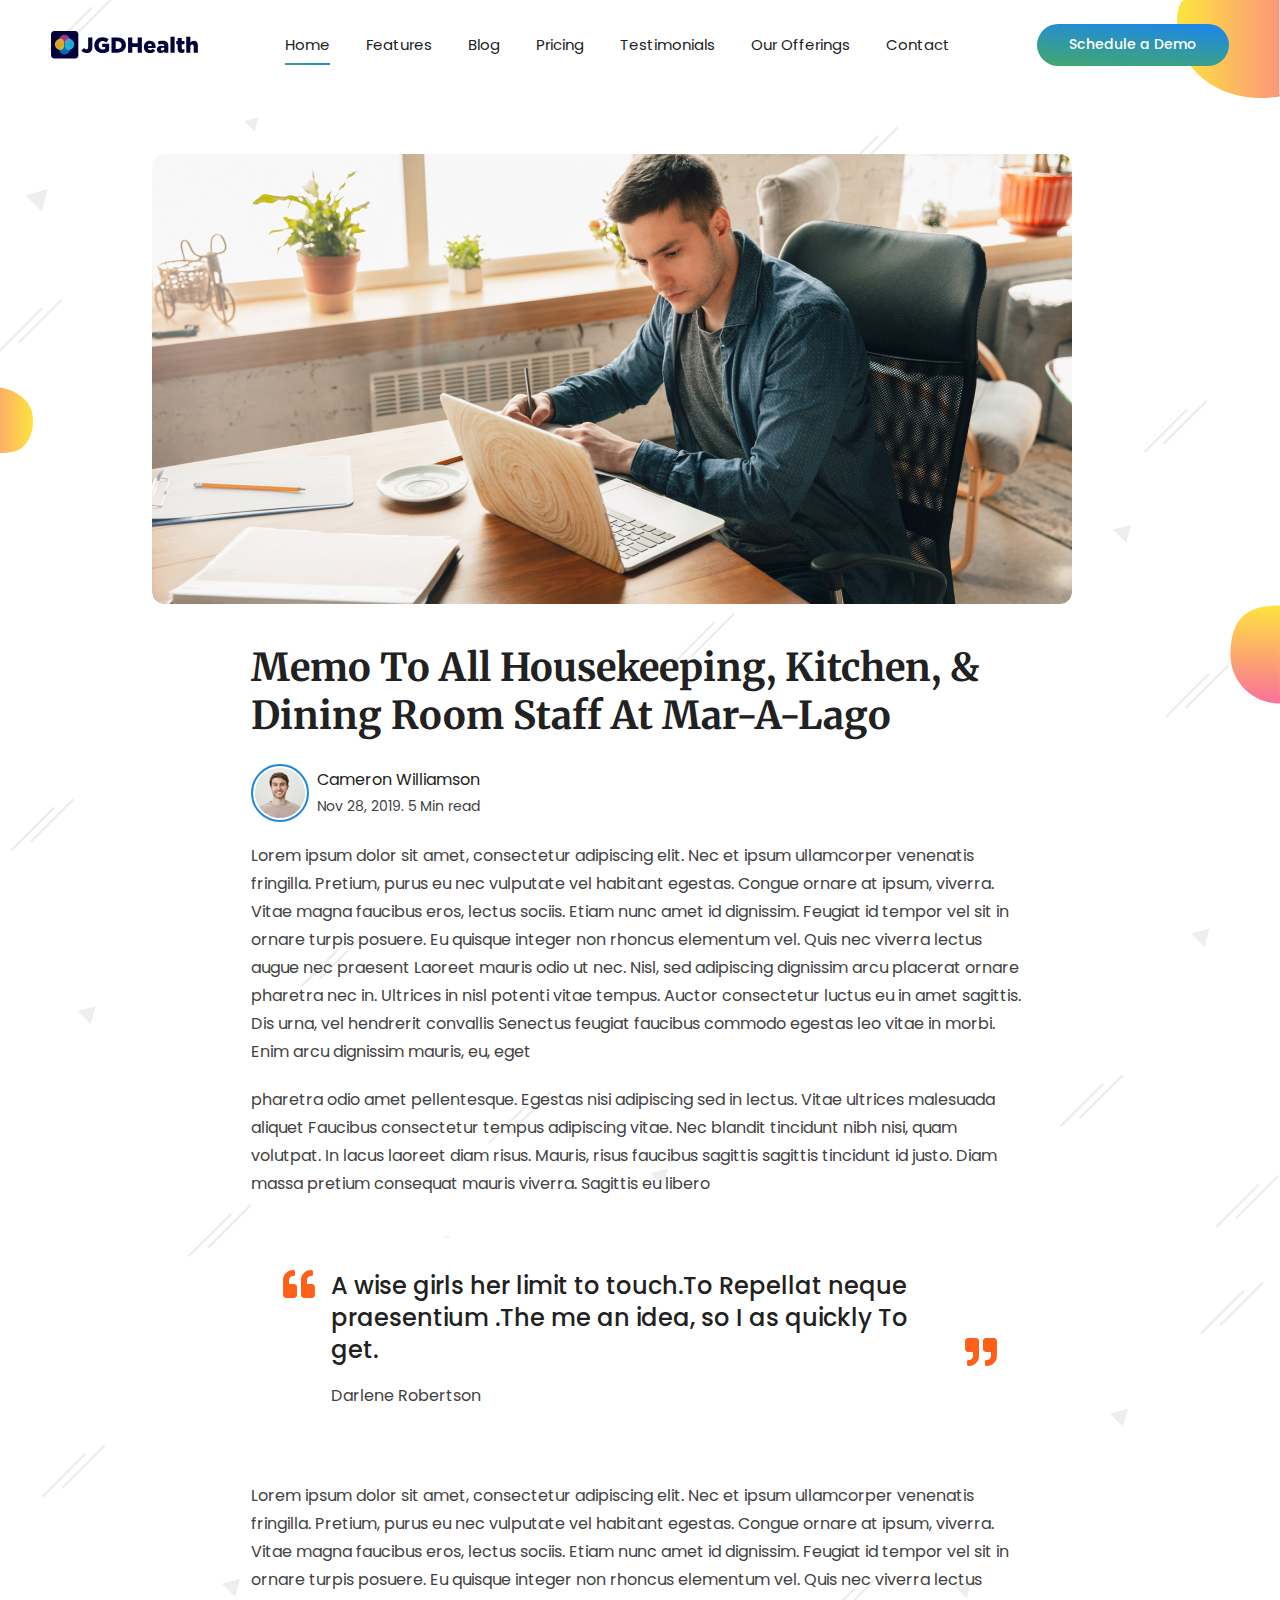
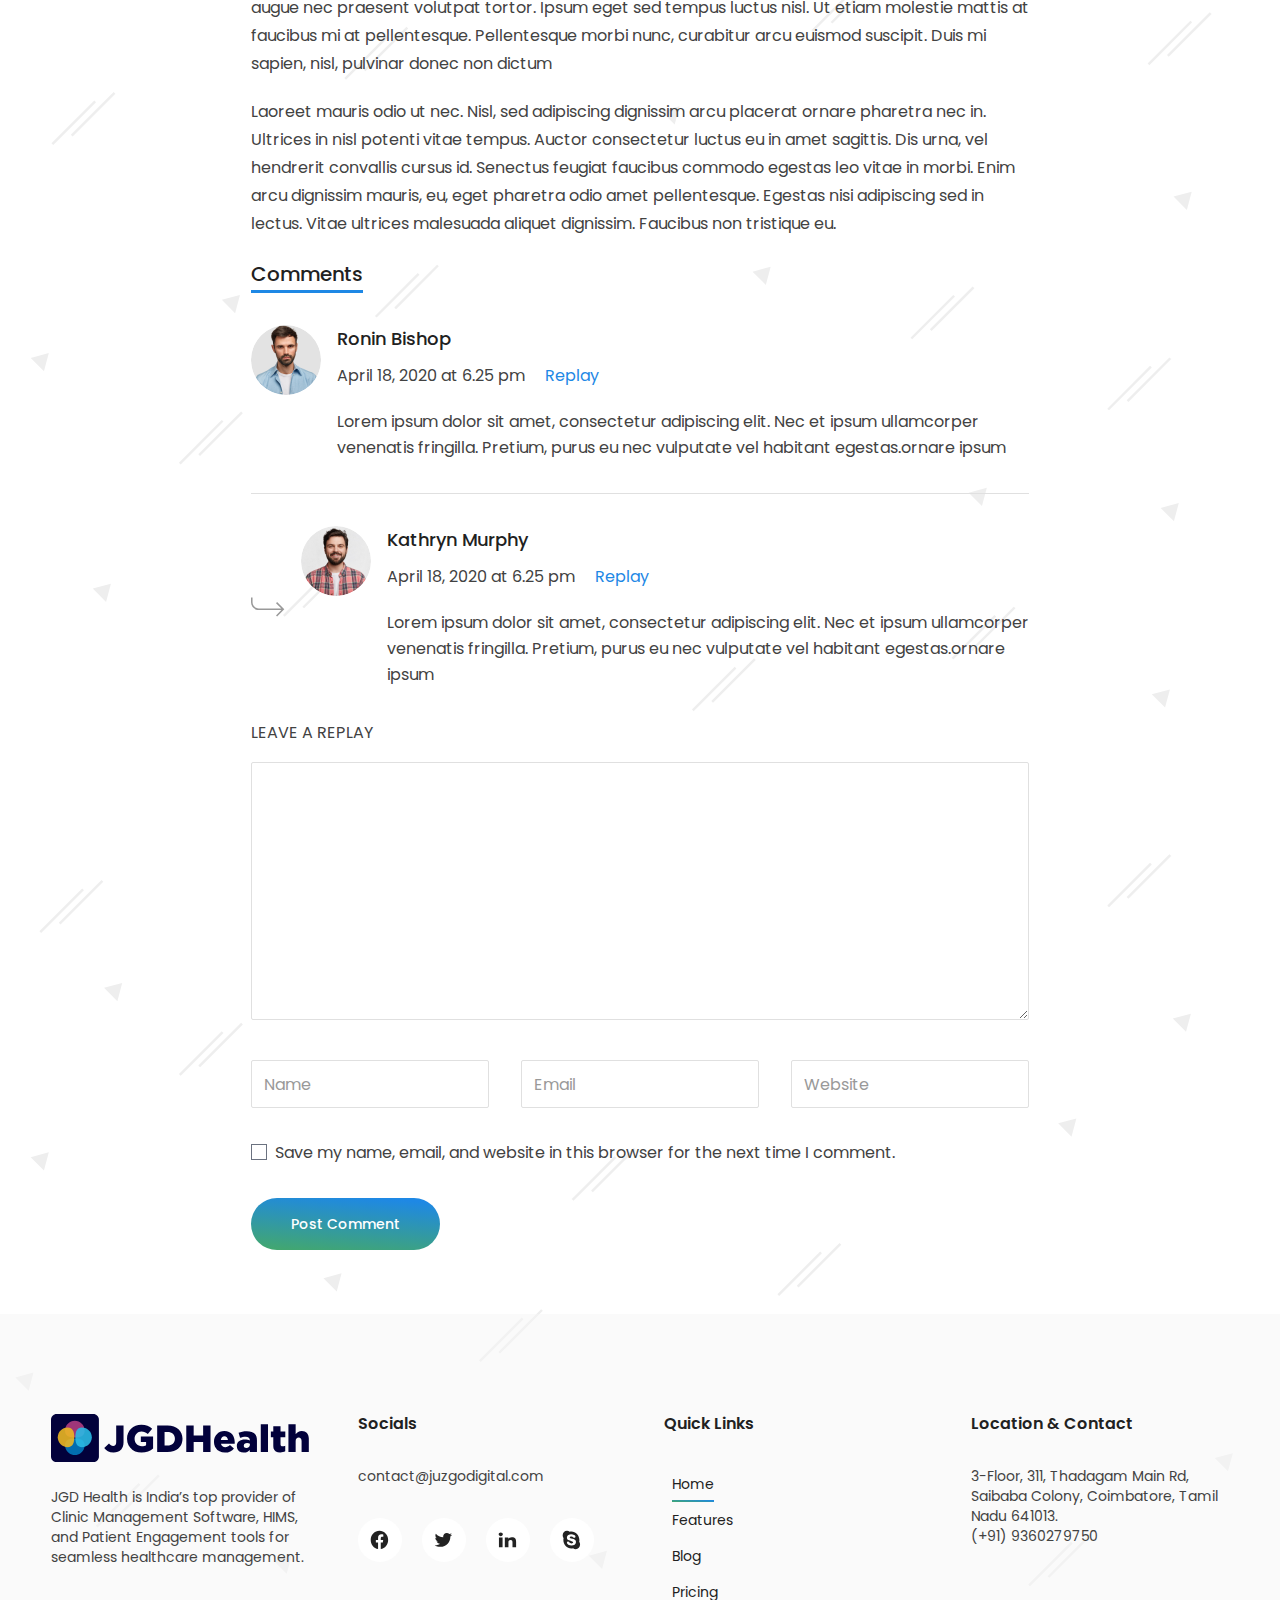
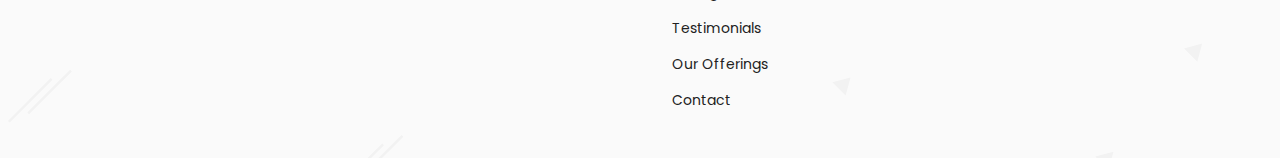
<file: blog-single.html>
<!DOCTYPE html>

<!--
 // WEBSITE: https://themefisher.com
 // TWITTER: https://twitter.com/themefisher
 // FACEBOOK: https://facebook.com/themefisher
 // GITHUB: https://github.com/themefisher/
-->

<html lang="zxx">
<head>
  <!-- favicon -->
  <link rel="shortcut icon" href="images/jgdicon.svg" />
  <!-- theme meta -->
  <meta name="theme-name" content="JGD Health" />
  <meta name="msapplication-TileColor" content="#000000" />
  <meta
    name="theme-color"
    media="(prefers-color-scheme: light)"
    content="#fff"
  />
  <meta
    name="theme-color"
    media="(prefers-color-scheme: dark)"
    content="#000"
  />
  <meta name="generator" content="gulp" />
  <meta http-equiv="Content-Type" content="text/html; charset=UTF-8" />

  <!-- responsive meta -->
  <meta
    name="viewport"
    content="width=device-width, initial-scale=1, maximum-scale=5"
  />

  <!-- title -->
  <title>Best Clinic & Hospital Management Software in India - JGD Health</title>

  <!-- noindex robots -->
  <meta name="robots" content="index, blog">


  <!-- meta-description -->
  <meta name="description" content="Explore JGD Health's Clinic Management Software, Hospital Management Software, and HIMS solutions to enhance your clinic's efficiency in India." />

  <meta name="keywords" content="Clinic Management Software, Clinic Management System, Hospital Management Software India, HIMS Software, Hospital Management Software, Doctor App, Patient App, Electronic Medical Records, EMR, Cloud Software for Clinics, Best Hospital Information Management System India, Best Patient Engagement Software, Patient Management System, Patient Management Software, IVR solutions for clinics, Lead management software for clinics, Healthcare mobile app development" />

  <!-- author from config.json -->
  <meta name="author" content="{config.metadata.meta_author}" />

  <!-- og-title -->
  <meta property="og:title" content="JGD Health - Clinic & Hospital Management Software in India" />

  <!-- og-description -->
  <meta property="og:description" content="Explore JGD Health's Clinic Management Software, HIMS, and Patient Engagement Tools for Indian healthcare providers." />
  <meta property="og:type" content="website" />
  <meta property="og:image" content="images/video-thumbnail.jpg" />

  <meta property="og:url" content="/" />

  <!-- twitter-title -->
  <meta name="twitter:title" content="JGD Health - Clinic & Hospital Management Software in India" />

  <!-- twitter-description -->
  <meta name="twitter:description" content="Explore JGD Health's Clinic Management Software, HIMS, and Patient Engagement Tools for Indian healthcare providers." />

 

  <!-- twitter-image -->
  <meta name="twitter:image" content="images/video-thumbnail.jpg" />
  <meta name="twitter:card" content="summary_large_image" />

  <script type="application/ld+json">
    {
      "@context": "http://schema.org",
      "@type": "MedicalBusiness",
      "name": "JGD Health",
      "description": "India’s leading Clinic Management and Hospital Management Software provider.",
      "url": "https://www.jgdhealth.com",
      "logo": "images/logo.svg",
      "sameAs": ["https://twitter.com/themefisher", "https://facebook.com/themefisher"],
      "contactPoint": {
          "@type": "ContactPoint",
          "telephone": "+91-9360279750",
          "contactType": "Customer Support"
        },
      "address": {
        "@type": "PostalAddress",
        "streetAddress": "3-Floor, 311, Thadagam Main Rd, Saibaba Colony",
        "addressLocality": "Coimbatore",
        "addressRegion": "TN",
        "postalCode": "641013",
        "addressCountry": "IN"
      }
    }
    </script>
  <!-- google font css -->
  <link rel="preconnect" href="https://fonts.googleapis.com" />
  <link rel="preconnect" href="https://fonts.gstatic.com" crossorigin />

  <link
    href="https://fonts.googleapis.com/css2?family=Poppins:wght@400;500;600;700&display=swap"
    rel="stylesheet"
  />
  <link
    href="https://fonts.googleapis.com/css2?family=Merriweather:wght@700;900&display=swap"
    rel="stylesheet"
  />

  <!-- styles -->

  <!-- Swiper slider -->
  <link rel="stylesheet" href="plugins/swiper/swiper-bundle.css" />


  <!-- Fontawesome -->
  <link rel="stylesheet" href="plugins/font-awesome/v6/brands.css" />
  <link rel="stylesheet" href="plugins/font-awesome/v6/solid.css" />
  <link rel="stylesheet" href="plugins/font-awesome/v6/fontawesome.css" />

  <!-- Main Stylesheet -->
  <link href="styles/main.css" rel="stylesheet" />
</head>

<header class="header">
  <nav class="navbar container">
    <!-- logo -->
    <div class="order-0">
      <a href="index.html">
        <img src="images/logo.svg" height="30" width="147" alt="JGD Health - Clinic and Hospital Management Software Logo" />
      </a>
    </div>
    <!-- navbar toggler -->
    <input id="nav-toggle" type="checkbox" class="hidden" />
    <label
      id="show-button"
      for="nav-toggle"
      class="order-1 flex cursor-pointer items-center lg:order-1 lg:hidden"
    >
      <svg class="h-6 fill-current" viewBox="0 0 20 20">
        <title>Menu Open</title>
        <path d="M0 3h20v2H0V3z m0 6h20v2H0V9z m0 6h20v2H0V0z"></path>
      </svg>
    </label>
    <label
      id="hide-button"
      for="nav-toggle"
      class="order-2 hidden cursor-pointer items-center lg:order-1"
    >
      <svg class="h-6 fill-current" viewBox="0 0 20 20">
        <title>Menu Close</title>
        <polygon
          points="11 9 22 9 22 11 11 11 11 22 9 22 9 11 -2 11 -2 9 9 9 9 -2 11 -2"
          transform="rotate(45 10 10)"
        ></polygon>
      </svg>
    </label>
    <!-- /navbar toggler -->
    <ul
      id="nav-menu"
      class="navbar-nav order-2 hidden w-full flex-[0_0_100%] lg:order-1 lg:flex lg:w-auto lg:flex-auto lg:justify-center lg:space-x-5"
    >
      <li class="nav-item">
        <a href="index.html" class="nav-link active">Home</a>
      </li>
      <li class="nav-item">
        <a href="index.html#features" class="nav-link">Features</a>
      </li>
      
      <li class="nav-item">
        <a href="blog.html" class="nav-link">Blog</a>
      </li>
      <li class="nav-item">
        <a href="index.html#pricing" class="nav-link">Pricing</a>
      </li>
      <li class="nav-item">
        <a href="index.html#testimonials" class="nav-link">Testimonials</a>
      </li>
      <li class="nav-item">
        <a href="index.html#offerings" class="nav-link">Our Offerings</a>
      </li>
      
      <li class="nav-item">
        <a href="index.html#contact-us" class="nav-link">Contact</a>
      </li>
      <li class="nav-item mt-3.5 lg:hidden">
        <a class="btn btn-white btn-sm border-border" href="signin.html"
          >Sing Up Now</a
        >
      </li>
    </ul>
    <div class="order-1 ml-auto hidden items-center md:order-2 md:ml-0 lg:flex">
      <a class="btn btn-primary btn-sm" href="index.html#contact-us">Schedule a Demo</a>
    </div>
  </nav>
</header>

<body><!-- floating assets -->
<img
  class="floating-bubble-1 absolute right-0 top-0 -z-[1]"
  src="images/floating-bubble-1.svg"
  alt=""
/>
<img
  class="floating-bubble-2 absolute left-0 top-[387px] -z-[1]"
  src="images/floating-bubble-2.svg"
  alt=""
/>
<img
  class="floating-bubble-3 absolute right-0 top-[605px] -z-[1]"
  src="images/floating-bubble-3.svg"
  alt=""
/>
<!-- ./end floating assets -->

<!-- blog single -->
<section class="section blog-single">
  <div class="container">
    <div class="row justify-center">
      <div class="lg:col-10">
        <img class="rounded-xl" src="images/blog-single.png" alt="" />
      </div>
      <div class="mt-10 max-w-[810px] lg:col-9">
        <h1 class="h2">
          Memo To All Housekeeping, Kitchen, & Dining Room Staff At Mar-A-Lago
        </h1>
        <div class="mt-6 mb-5 flex items-center space-x-2">
          <div
            class="blog-author-avatar h-[58px] w-[58px] rounded-full border-2 border-primary p-0.5"
          >
            <img src="images/blog-author.png" alt="" />
          </div>
          <div class="">
            <p class="text-dark">Cameron Williamson</p>
            <span class="text-sm">Nov 28, 2019. 5 Min read</span>
          </div>
        </div>

        <div class="content">
          <p>
            Lorem ipsum dolor sit amet, consectetur adipiscing elit. Nec et
            ipsum ullamcorper venenatis fringilla. Pretium, purus eu nec
            vulputate vel habitant egestas. Congue ornare at ipsum, viverra.
            Vitae magna faucibus eros, lectus sociis. Etiam nunc amet id
            dignissim. Feugiat id tempor vel sit in ornare turpis posuere. Eu
            quisque integer non rhoncus elementum vel. Quis nec viverra lectus
            augue nec praesent Laoreet mauris odio ut nec. Nisl, sed adipiscing
            dignissim arcu placerat ornare pharetra nec in. Ultrices in nisl
            potenti vitae tempus. Auctor consectetur luctus eu in amet sagittis.
            Dis urna, vel hendrerit convallis Senectus feugiat faucibus commodo
            egestas leo vitae in morbi. Enim arcu dignissim mauris, eu, eget
          </p>

          <p>
            pharetra odio amet pellentesque. Egestas nisi adipiscing sed in
            lectus. Vitae ultrices malesuada aliquet Faucibus consectetur tempus
            adipiscing vitae. Nec blandit tincidunt nibh nisi, quam volutpat. In
            lacus laoreet diam risus. Mauris, risus faucibus sagittis sagittis
            tincidunt id justo. Diam massa pretium consequat mauris viverra.
            Sagittis eu libero
          </p>
          <div class="blockquote my-10 rounded-xl bg-white py-8 px-16 lg:px-20">
            <blockquote class="text-2xl text-dark">
              A wise girls her limit to touch.To Repellat neque praesentium .The
              me an idea, so I as quickly To get.
            </blockquote>
            <p class="mt-4 mb-0">Darlene Robertson</p>
          </div>

          <p>
            Lorem ipsum dolor sit amet, consectetur adipiscing elit. Nec et
            ipsum ullamcorper venenatis fringilla. Pretium, purus eu nec
            vulputate vel habitant egestas. Congue ornare at ipsum, viverra.
            Vitae magna faucibus eros, lectus sociis. Etiam nunc amet id
            dignissim. Feugiat id tempor vel sit in ornare turpis posuere. Eu
            quisque integer non rhoncus elementum vel. Quis nec viverra lectus
            augue nec praesent volutpat tortor. Ipsum eget sed tempus luctus
            nisl. Ut etiam molestie mattis at faucibus mi at pellentesque.
            Pellentesque morbi nunc, curabitur arcu euismod suscipit. Duis mi
            sapien, nisl, pulvinar donec non dictum
          </p>

          <p>
            Laoreet mauris odio ut nec. Nisl, sed adipiscing dignissim arcu
            placerat ornare pharetra nec in. Ultrices in nisl potenti vitae
            tempus. Auctor consectetur luctus eu in amet sagittis. Dis urna, vel
            hendrerit convallis cursus id. Senectus feugiat faucibus commodo
            egestas leo vitae in morbi. Enim arcu dignissim mauris, eu, eget
            pharetra odio amet pellentesque. Egestas nisi adipiscing sed in
            lectus. Vitae ultrices malesuada aliquet dignissim. Faucibus non
            tristique eu.
          </p>
        </div>
        <div class="comments">
          <h3
            class="h5 inline-block border-b-[3px] border-primary font-primary font-medium leading-8"
          >
            Comments
          </h3>
          <div class="comment flex space-x-4 border-b border-border py-8">
            <img
              src="images/comment-author-1.png"
              class="h-[70px] w-[70px] rounded-full"
              alt=""
            />
            <div>
              <h4 class="font-primary text-lg font-medium capitalize">
                ronin bishop
              </h4>
              <p class="mt-2.5">
                April 18, 2020 at 6.25 pm
                <a class="ml-4 text-primary" href="#">Replay</a>
              </p>
              <p class="mt-5">
                Lorem ipsum dolor sit amet, consectetur adipiscing elit. Nec et
                ipsum ullamcorper venenatis fringilla. Pretium, purus eu nec
                vulputate vel habitant egestas.ornare ipsum
              </p>
            </div>
          </div>
          <div class="comment flex space-x-4 py-8">
            <img src="images/icons/replay-arrow.svg" alt="" />
            <img
              src="images/comment-author-2.png"
              class="h-[70px] w-[70px] rounded-full"
              alt=""
            />
            <div>
              <h4 class="font-primary text-lg font-medium capitalize">
                Kathryn Murphy
              </h4>
              <p class="mt-2.5">
                April 18, 2020 at 6.25 pm
                <a class="ml-4 text-primary" href="#">Replay</a>
              </p>
              <p class="mt-5">
                Lorem ipsum dolor sit amet, consectetur adipiscing elit. Nec et
                ipsum ullamcorper venenatis fringilla. Pretium, purus eu nec
                vulputate vel habitant egestas.ornare ipsum
              </p>
            </div>
          </div>
        </div>
        <form class="comment-form" action="#" method="POST">
          <p class="mb-4">LEAVE A REPLAY</p>
          <div class="form-group">
            <textarea cols="30" rows="10"></textarea>
          </div>
          <div class="row mb-8">
            <div class="form-group mt-8 md:col-6 lg:col-4">
              <input type="text" placeholder="Name" />
            </div>
            <div class="form-group mt-8 md:col-6 lg:col-4">
              <input type="text" placeholder="Email" />
            </div>
            <div class="form-group mt-8 md:col-6 lg:col-4">
              <input type="text" placeholder="Website" />
            </div>
          </div>
          <div class="form-group relative flex pl-6">
            <input
              class="absolute left-0 top-1"
              type="checkbox"
              id="save-info"
            />
            <label class="block" for="save-info"
              >Save my name, email, and website in this browser for the next
              time I comment.</label
            >
          </div>
          <input
            type="Submit"
            class="btn btn-primary mt-8 min-w-[189px] cursor-pointer"
            value="Post Comment"
          />
        </form>
      </div>
    </div>
  </div>
</section>

<!-- ./end blog-single -->
<footer class="footer bg-theme-light/50">
  <div class="container">
    <div class="row gx-5 pb-10 pt-[52px]">
      <div class="col-12 mt-12 md:col-6 lg:col-3">
        <a href="index.html">
          <img src="images/logo.svg" alt="" />
        </a>
        <p class="mt-6">
          JGD Health is India’s top provider of Clinic Management Software, HIMS, and Patient Engagement tools for seamless healthcare management.
        </p>
      </div>
      <div class="col-12 mt-12 md:col-6 lg:col-3">
        <h6>Socials</h6>
        <p>contact@juzgodigital.com</p>
        <ul class="social-icons mt-4 lg:mt-6">
          <li>
            <a href="#">
              <svg
                width="19"
                height="21"
                viewBox="0 0 20 21"
                fill="none"
                xmlns="http://www.w3.org/2000/svg"
              >
                <path
                  d="M19.1056 10.4495C19.1056 5.09642 15 0.759277 9.9327 0.759277C4.86539 0.759277 0.759766 5.09642 0.759766 10.4495C0.759766 15.2946 4.08865 19.3191 8.49018 20.0224V13.2627H6.15996V10.4495H8.49018V8.33951C8.49018 5.91696 9.85872 4.54939 11.93 4.54939C12.9657 4.54939 14.0013 4.74476 14.0013 4.74476V7.12823H12.8547C11.7081 7.12823 11.3382 7.87063 11.3382 8.65209V10.4495H13.8904L13.4835 13.2627H11.3382V20.0224C15.7398 19.3191 19.1056 15.2946 19.1056 10.4495Z"
                  fill="#222222"
                />
              </svg>
            </a>
          </li>
          <li>
            <a href="#">
              <svg
                width="19"
                height="15"
                viewBox="0 0 19 15"
                fill="none"
                xmlns="http://www.w3.org/2000/svg"
              >
                <path
                  d="M16.3308 3.92621C17.0129 3.42889 17.6269 2.83209 18.1044 2.13583C17.4904 2.40108 16.7742 2.60001 16.0579 2.66632C16.8083 2.2353 17.354 1.5722 17.6269 0.743317C16.9447 1.14118 16.1603 1.43958 15.3758 1.60535C14.6937 0.909093 13.7728 0.51123 12.7496 0.51123C10.7714 0.51123 9.16837 2.06952 9.16837 3.99252C9.16837 4.25777 9.20248 4.52301 9.27069 4.78825C6.3034 4.62247 3.64307 3.22995 1.86952 1.14118C1.56256 1.63851 1.39202 2.2353 1.39202 2.8984C1.39202 4.09199 2.00595 5.15296 2.99504 5.7829C2.41523 5.74975 1.83541 5.61713 1.35792 5.35189V5.38504C1.35792 7.07596 2.58576 8.46847 4.22289 8.80002C3.95003 8.86633 3.60897 8.93265 3.302 8.93265C3.06326 8.93265 2.85862 8.89949 2.61987 8.86633C3.06326 10.2589 4.39342 11.2535 5.96233 11.2867C4.73449 12.215 3.19968 12.7786 1.52845 12.7786C1.22149 12.7786 0.948636 12.7455 0.675781 12.7123C2.24469 13.707 4.12057 14.2706 6.16698 14.2706C12.7496 14.2706 16.3308 8.99896 16.3308 4.39039C16.3308 4.22461 16.3308 4.09199 16.3308 3.92621Z"
                  fill="#222222"
                />
              </svg>
            </a>
          </li>
          <li>
            <a href="#">
              <svg
                width="19"
                height="16"
                viewBox="0 0 19 16"
                fill="none"
                xmlns="http://www.w3.org/2000/svg"
              >
                <path
                  d="M4.56609 15.2704V5.45315H0.948103V15.2704H4.56609ZM2.73764 4.1398C3.90474 4.1398 4.83841 3.31895 4.83841 2.33394C4.83841 1.38176 3.90474 0.59375 2.73764 0.59375C1.60945 0.59375 0.675781 1.38176 0.675781 2.33394C0.675781 3.31895 1.60945 4.1398 2.73764 4.1398ZM18.0654 15.2704H18.1044V9.8857C18.1044 7.259 17.4041 5.22331 13.7472 5.22331C11.9966 5.22331 10.8295 6.04415 10.3237 6.79933H10.2848V5.45315H6.82246V15.2704H10.4404V10.411C10.4404 9.13053 10.7128 7.91568 12.5801 7.91568C14.4475 7.91568 14.4864 9.36036 14.4864 10.5095V15.2704H18.0654Z"
                  fill="#222222"
                />
              </svg>
            </a>
          </li>
          <li>
            <a href="#">
              <svg
                width="19"
                height="18"
                viewBox="0 0 17 18"
                fill="none"
                xmlns="http://www.w3.org/2000/svg"
              >
                <path
                  d="M15.3829 10.554C15.4875 10.0381 15.5573 9.48523 15.5573 8.9324C15.5573 4.76772 12.3483 1.37701 8.40687 1.37701C7.88367 1.37701 7.36047 1.45072 6.87215 1.56129C6.20943 1.00846 5.37231 0.676758 4.50031 0.676758C2.33775 0.676758 0.59375 2.55639 0.59375 4.80458C0.59375 5.76282 0.87279 6.64735 1.39599 7.34761C1.29135 7.86359 1.22159 8.41642 1.22159 8.9324C1.22159 13.1339 4.43055 16.5246 8.37199 16.5246C8.89518 16.5246 9.41838 16.4509 9.9067 16.3404C10.5694 16.8932 11.4065 17.188 12.2785 17.188C14.4411 17.188 16.1851 15.3453 16.1851 13.0602C16.22 12.1388 15.9061 11.2543 15.3829 10.554ZM8.61615 13.9447C6.31407 13.9447 4.39567 12.8759 4.39567 11.5491C4.39567 10.9595 4.70959 10.4066 5.44207 10.4066C6.52335 10.4066 6.62799 12.0651 8.51151 12.0651C9.3835 12.0651 9.97646 11.6597 9.97646 11.1069C9.97646 10.4066 9.41838 10.2961 8.51151 10.0749C6.34895 9.48523 4.39567 9.2641 4.39567 6.86849C4.39567 4.65716 6.45359 3.84633 8.19759 3.84633C10.116 3.84633 12.0693 4.65716 12.0693 5.91024C12.0693 6.53679 11.6856 7.08962 11.0229 7.08962C10.0462 7.08962 10.0113 5.83653 8.40687 5.83653C7.49999 5.83653 6.94191 6.09452 6.94191 6.68421C6.94191 7.38446 7.67439 7.45818 9.34862 7.90044C10.7787 8.23214 12.5227 8.85869 12.5227 10.7383C12.5227 12.9128 10.5345 13.9447 8.61615 13.9447Z"
                  fill="#222222"
                />
              </svg>
            </a>
          </li>
        </ul>
      </div>
      <div class="col-12 mt-12 md:col-6 lg:col-3">
        <h6>Quick Links</h6>
        <ul>
          <li class="nav-item">
            <a href="index.html" class="nav-link active">Home</a>
          </li>
          <li class="nav-item">
            <a href="index.html#features" class="nav-link">Features</a>
          </li>
          
          <li class="nav-item">
            <a href="blog.html" class="nav-link">Blog</a>
          </li>
          <li class="nav-item">
            <a href="index.html#pricing" class="nav-link">Pricing</a>
          </li>
          <li class="nav-item">
            <a href="index.html#testimonials" class="nav-link">Testimonials</a>
          </li>
          <li class="nav-item">
            <a href="index.html#offerings" class="nav-link">Our Offerings</a>
          </li>
          
          <li class="nav-item">
            <a href="index.html#contact-us" class="nav-link">Contact</a>
          </li>
        </ul>
      </div>
      <div class="col-12 mt-12 md:col-6 lg:col-3">
        <h6>Location & Contact</h6>
        <p>3-Floor, 311, Thadagam Main Rd, Saibaba Colony, Coimbatore, Tamil Nadu 641013.</p>
        <p>(+91) 9360279750</p>
      </div>
    </div>
  </div>
 
</footer>

<!-- jQuery -->
<!-- <script src="plugins/jquery/jquery.min.js"></script> -->
<!-- Swiper JS -->
<script src="plugins/swiper/swiper-bundle.js"></script>
<script src="plugins/shufflejs/shuffle.js"></script>

<!-- Main Script -->
<script src="scripts/main.js"></script>

</body>
</html>
</file>
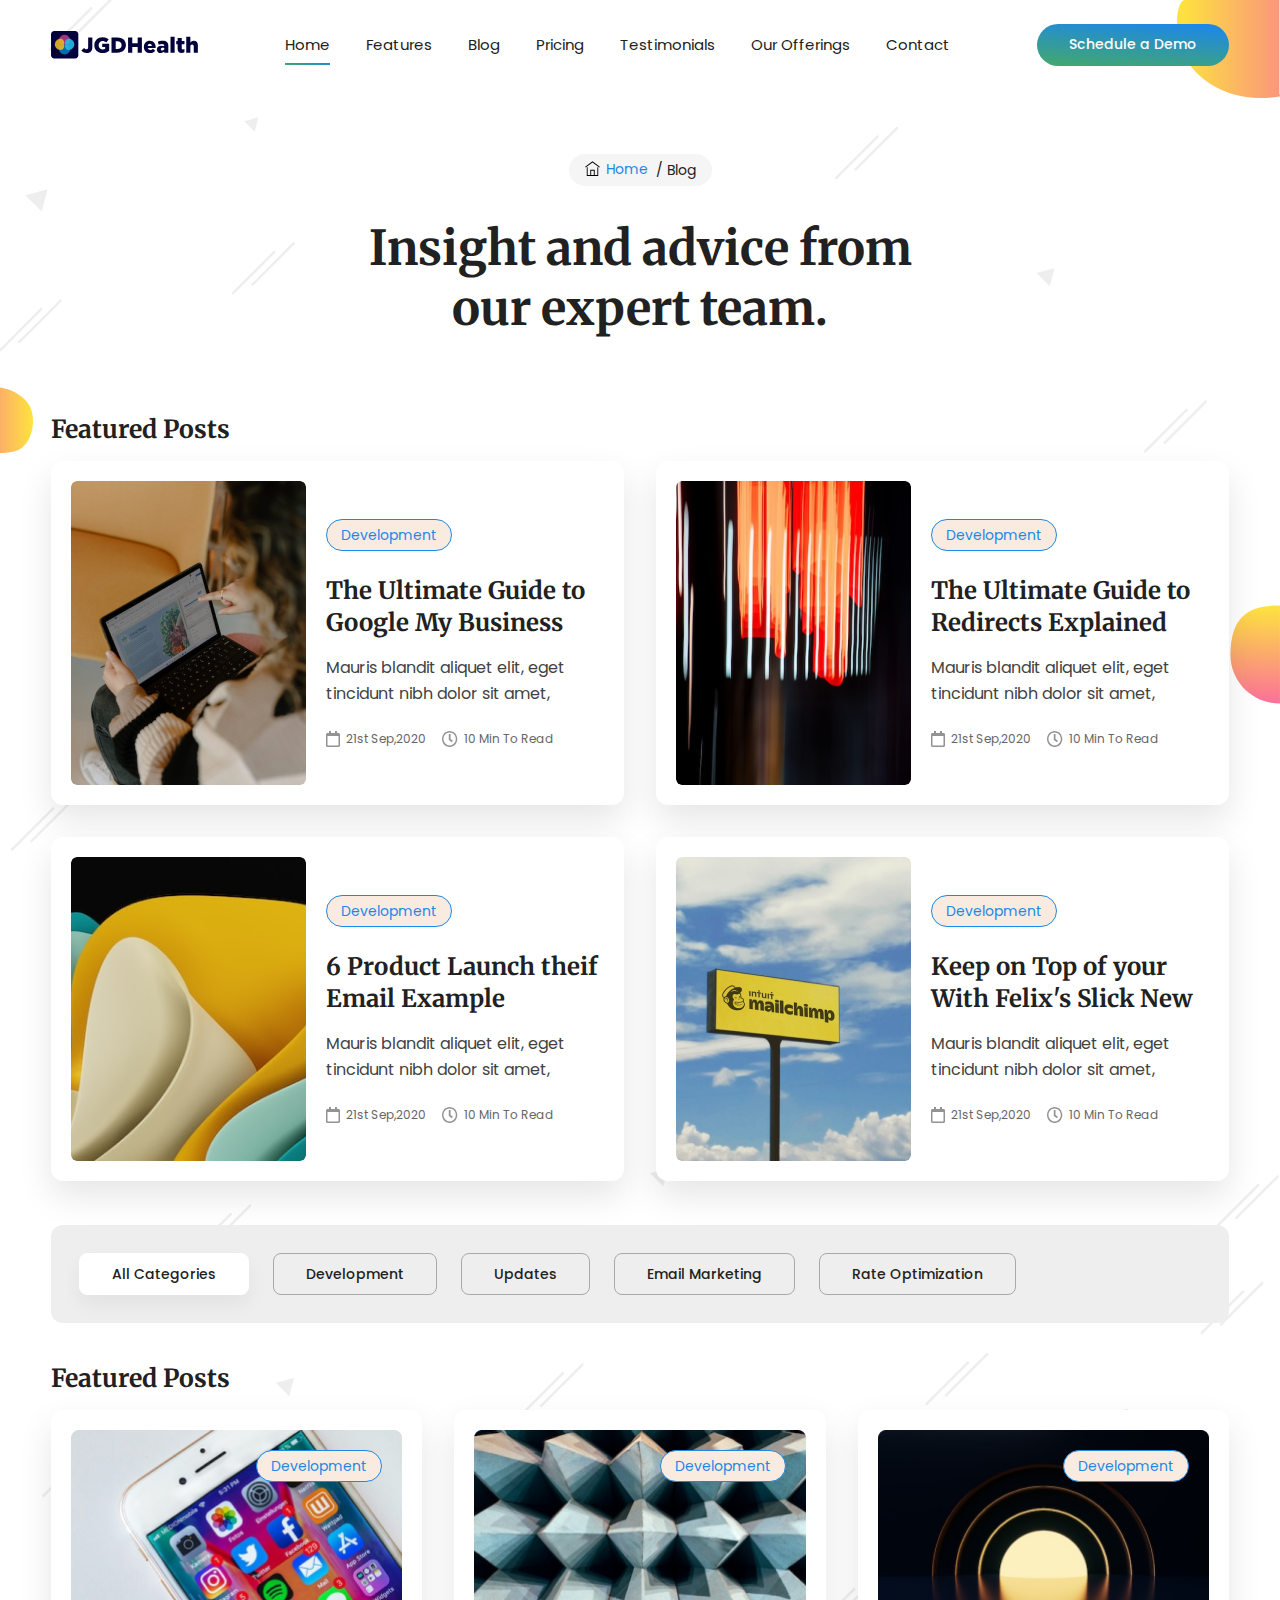
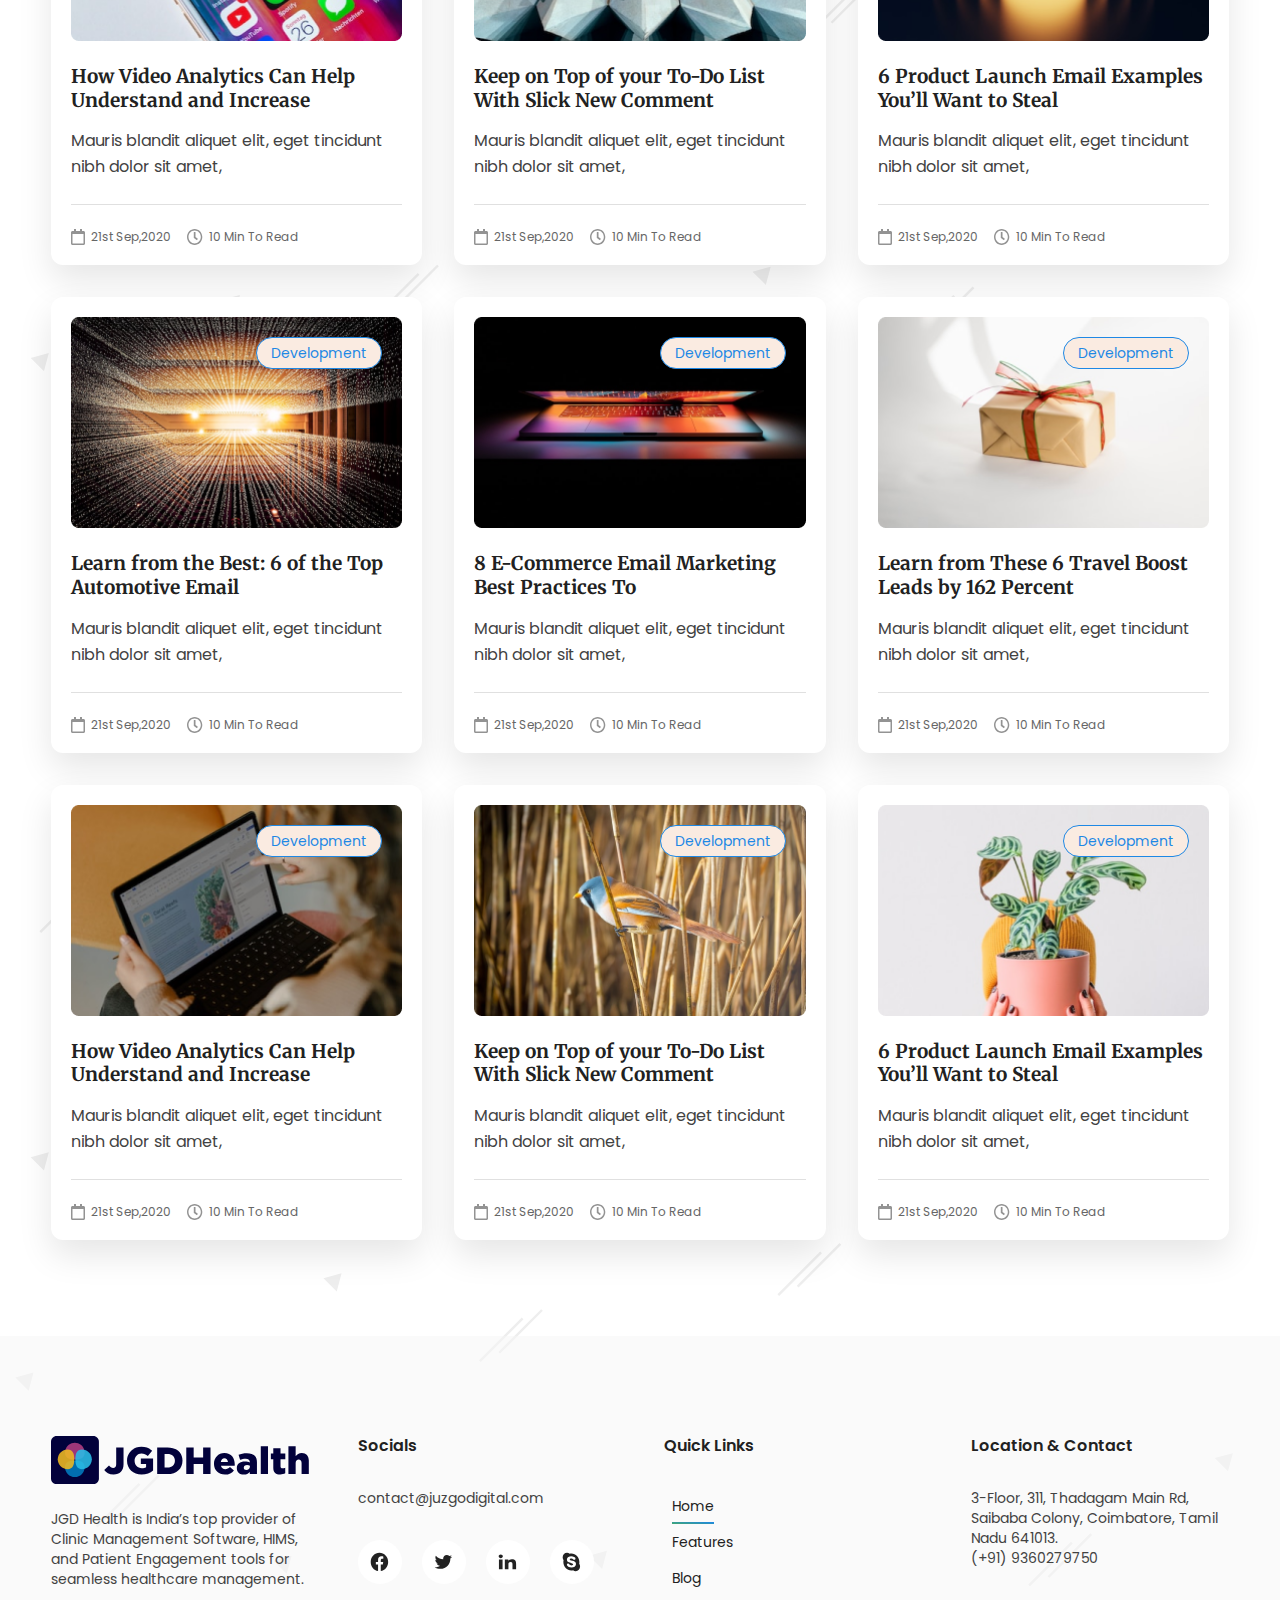
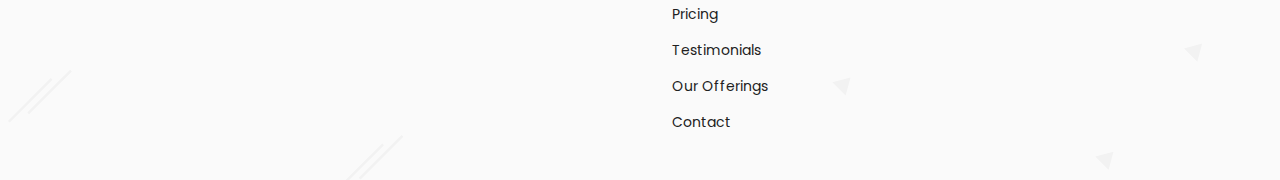
<file: blog.html>
<!DOCTYPE html>

<!--
 // WEBSITE: https://themefisher.com
 // TWITTER: https://twitter.com/themefisher
 // FACEBOOK: https://facebook.com/themefisher
 // GITHUB: https://github.com/themefisher/
-->

<html lang="zxx">
<head>
  <!-- favicon -->
  <link rel="shortcut icon" href="images/jgdicon.svg" />
  <!-- theme meta -->
  <meta name="theme-name" content="JGD Health" />
  <meta name="msapplication-TileColor" content="#000000" />
  <meta
    name="theme-color"
    media="(prefers-color-scheme: light)"
    content="#fff"
  />
  <meta
    name="theme-color"
    media="(prefers-color-scheme: dark)"
    content="#000"
  />
  <meta name="generator" content="gulp" />
  <meta http-equiv="Content-Type" content="text/html; charset=UTF-8" />

  <!-- responsive meta -->
  <meta
    name="viewport"
    content="width=device-width, initial-scale=1, maximum-scale=5"
  />

  <!-- title -->
  <title>Best Clinic & Hospital Management Software in India - JGD Health</title>

  <!-- noindex robots -->
  <meta name="robots" content="index, blog">


  <!-- meta-description -->
  <meta name="description" content="Explore JGD Health's Clinic Management Software, Hospital Management Software, and HIMS solutions to enhance your clinic's efficiency in India." />

  <meta name="keywords" content="Clinic Management Software, Clinic Management System, Hospital Management Software India, HIMS Software, Hospital Management Software, Doctor App, Patient App, Electronic Medical Records, EMR, Cloud Software for Clinics, Best Hospital Information Management System India, Best Patient Engagement Software, Patient Management System, Patient Management Software, IVR solutions for clinics, Lead management software for clinics, Healthcare mobile app development" />

  <!-- author from config.json -->
  <meta name="author" content="{config.metadata.meta_author}" />

  <!-- og-title -->
  <meta property="og:title" content="JGD Health - Clinic & Hospital Management Software in India" />

  <!-- og-description -->
  <meta property="og:description" content="Explore JGD Health's Clinic Management Software, HIMS, and Patient Engagement Tools for Indian healthcare providers." />
  <meta property="og:type" content="website" />
  <meta property="og:image" content="images/video-thumbnail.jpg" />

  <meta property="og:url" content="/" />

  <!-- twitter-title -->
  <meta name="twitter:title" content="JGD Health - Clinic & Hospital Management Software in India" />

  <!-- twitter-description -->
  <meta name="twitter:description" content="Explore JGD Health's Clinic Management Software, HIMS, and Patient Engagement Tools for Indian healthcare providers." />

 

  <!-- twitter-image -->
  <meta name="twitter:image" content="images/video-thumbnail.jpg" />
  <meta name="twitter:card" content="summary_large_image" />

  <script type="application/ld+json">
    {
      "@context": "http://schema.org",
      "@type": "MedicalBusiness",
      "name": "JGD Health",
      "description": "India’s leading Clinic Management and Hospital Management Software provider.",
      "url": "https://www.jgdhealth.com",
      "logo": "images/logo.svg",
      "sameAs": ["https://twitter.com/themefisher", "https://facebook.com/themefisher"],
      "contactPoint": {
          "@type": "ContactPoint",
          "telephone": "+91-9360279750",
          "contactType": "Customer Support"
        },
      "address": {
        "@type": "PostalAddress",
        "streetAddress": "3-Floor, 311, Thadagam Main Rd, Saibaba Colony",
        "addressLocality": "Coimbatore",
        "addressRegion": "TN",
        "postalCode": "641013",
        "addressCountry": "IN"
      }
    }
    </script>
  <!-- google font css -->
  <link rel="preconnect" href="https://fonts.googleapis.com" />
  <link rel="preconnect" href="https://fonts.gstatic.com" crossorigin />

  <link
    href="https://fonts.googleapis.com/css2?family=Poppins:wght@400;500;600;700&display=swap"
    rel="stylesheet"
  />
  <link
    href="https://fonts.googleapis.com/css2?family=Merriweather:wght@700;900&display=swap"
    rel="stylesheet"
  />

  <!-- styles -->

  <!-- Swiper slider -->
  <link rel="stylesheet" href="plugins/swiper/swiper-bundle.css" />


  <!-- Fontawesome -->
  <link rel="stylesheet" href="plugins/font-awesome/v6/brands.css" />
  <link rel="stylesheet" href="plugins/font-awesome/v6/solid.css" />
  <link rel="stylesheet" href="plugins/font-awesome/v6/fontawesome.css" />

  <!-- Main Stylesheet -->
  <link href="styles/main.css" rel="stylesheet" />
</head>

<header class="header">
  <nav class="navbar container">
    <!-- logo -->
    <div class="order-0">
      <a href="index.html">
        <img src="images/logo.svg" height="30" width="147" alt="JGD Health - Clinic and Hospital Management Software Logo" />
      </a>
    </div>
    <!-- navbar toggler -->
    <input id="nav-toggle" type="checkbox" class="hidden" />
    <label
      id="show-button"
      for="nav-toggle"
      class="order-1 flex cursor-pointer items-center lg:order-1 lg:hidden"
    >
      <svg class="h-6 fill-current" viewBox="0 0 20 20">
        <title>Menu Open</title>
        <path d="M0 3h20v2H0V3z m0 6h20v2H0V9z m0 6h20v2H0V0z"></path>
      </svg>
    </label>
    <label
      id="hide-button"
      for="nav-toggle"
      class="order-2 hidden cursor-pointer items-center lg:order-1"
    >
      <svg class="h-6 fill-current" viewBox="0 0 20 20">
        <title>Menu Close</title>
        <polygon
          points="11 9 22 9 22 11 11 11 11 22 9 22 9 11 -2 11 -2 9 9 9 9 -2 11 -2"
          transform="rotate(45 10 10)"
        ></polygon>
      </svg>
    </label>
    <!-- /navbar toggler -->
    <ul
      id="nav-menu"
      class="navbar-nav order-2 hidden w-full flex-[0_0_100%] lg:order-1 lg:flex lg:w-auto lg:flex-auto lg:justify-center lg:space-x-5"
    >
      <li class="nav-item">
        <a href="index.html" class="nav-link active">Home</a>
      </li>
      <li class="nav-item">
        <a href="index.html#features" class="nav-link">Features</a>
      </li>
      
      <li class="nav-item">
        <a href="blog.html" class="nav-link">Blog</a>
      </li>
      <li class="nav-item">
        <a href="index.html#pricing" class="nav-link">Pricing</a>
      </li>
      <li class="nav-item">
        <a href="index.html#testimonials" class="nav-link">Testimonials</a>
      </li>
      <li class="nav-item">
        <a href="index.html#offerings" class="nav-link">Our Offerings</a>
      </li>
      
      <li class="nav-item">
        <a href="index.html#contact-us" class="nav-link">Contact</a>
      </li>
      <li class="nav-item mt-3.5 lg:hidden">
        <a class="btn btn-white btn-sm border-border" href="signin.html"
          >Sing Up Now</a
        >
      </li>
    </ul>
    <div class="order-1 ml-auto hidden items-center md:order-2 md:ml-0 lg:flex">
      <a class="btn btn-primary btn-sm" href="index.html#contact-us">Schedule a Demo</a>
    </div>
  </nav>
</header>

<body><!-- floating assets -->
<img
  class="floating-bubble-1 absolute right-0 top-0 -z-[1]"
  src="images/floating-bubble-1.svg"
  alt=""
/>
<img
  class="floating-bubble-2 absolute left-0 top-[387px] -z-[1]"
  src="images/floating-bubble-2.svg"
  alt=""
/>
<img
  class="floating-bubble-3 absolute right-0 top-[605px] -z-[1]"
  src="images/floating-bubble-3.svg"
  alt=""
/>
<!-- ./end floating assets -->

<!-- Common hero -->
<section class="page-hero pt-16 pb-14">
  <div class="container">
    <div class="text-center">
      <ul
        class="breadcrumb inline-flex h-8 items-center justify-center space-x-2 rounded-3xl bg-theme-light px-4 py-2"
      >
        <li class="leading-none text-dark">
          <a class="inline-flex items-center text-primary" href="#">
            <svg
              class="mr-1.5"
              width="15"
              height="15"
              viewBox="0 0 16 16"
              fill="none"
              xmlns="http://www.w3.org/2000/svg"
            >
              <path
                d="M13.1769 15.0588H10.3533V9.41178H5.64744V15.0588H2.82391V6.58825H1.88274V16H14.118V6.58825H13.1769V15.0588ZM6.58862 15.0588V10.353H9.41215V15.0588H6.58862ZM15.8084 6.09225L15.2512 6.85178L8.00038 1.52472L0.749559 6.8499L0.192383 6.09131L8.00038 0.357666L15.8084 6.09225Z"
                fill="black"
              />
            </svg>
            <span class="text-sm leading-none">Home</span>
          </a>
        </li>
        <li class="leading-none text-dark">
          <span class="text-sm leading-none">/ Blog</span>
        </li>
      </ul>
    </div>
    <div class="page-hero-content mx-auto max-w-[768px] text-center">
      <h1 class="mb-5 mt-8">
        Insight and advice from <br />
        our expert team.
      </h1>
    </div>
  </div>
</section>
<!-- end Common hero -->

<section class="section pt-0">
  <div class="container">
    <h2 class="h4 mb-4">Featured Posts</h2>
    <div class="featured-posts row">
      <div class="mb-8 md:col-6">
        <div class="card">
          <img
            class="card-img"
            width="235"
            height="304"
            src="images/posts/post-1.png"
            alt=""
          />
          <div class="card-content">
            <div class="card-tags">
              <a class="tag" href="#">Development</a>
            </div>
            <h3 class="h4 card-title">
              <a href="blog-single.html"
                >The Ultimate Guide to Google My Business</a
              >
            </h3>
            <p>
              Mauris blandit aliquet elit, eget tincidunt nibh dolor sit amet,
            </p>
            <div class="card-footer mt-6 flex space-x-4">
              <span class="inline-flex items-center text-xs text-[#666]">
                <svg
                  class="mr-1.5"
                  width="14"
                  height="16"
                  viewBox="0 0 14 16"
                  fill="none"
                  xmlns="http://www.w3.org/2000/svg"
                >
                  <path
                    d="M12.5 2H11V0.375C11 0.16875 10.8313 0 10.625 0H9.375C9.16875 0 9 0.16875 9 0.375V2H5V0.375C5 0.16875 4.83125 0 4.625 0H3.375C3.16875 0 3 0.16875 3 0.375V2H1.5C0.671875 2 0 2.67188 0 3.5V14.5C0 15.3281 0.671875 16 1.5 16H12.5C13.3281 16 14 15.3281 14 14.5V3.5C14 2.67188 13.3281 2 12.5 2ZM12.3125 14.5H1.6875C1.58438 14.5 1.5 14.4156 1.5 14.3125V5H12.5V14.3125C12.5 14.4156 12.4156 14.5 12.3125 14.5Z"
                    fill="#939393"
                  />
                </svg>
                21st Sep,2020
              </span>
              <span class="inline-flex items-center text-xs text-[#666]">
                <svg
                  class="mr-1.5"
                  width="16"
                  height="16"
                  viewBox="0 0 16 16"
                  fill="none"
                  xmlns="http://www.w3.org/2000/svg"
                >
                  <path
                    d="M7.65217 0C3.42496 0 0 3.58065 0 8C0 12.4194 3.42496 16 7.65217 16C11.8794 16 15.3043 12.4194 15.3043 8C15.3043 3.58065 11.8794 0 7.65217 0ZM7.65217 14.4516C4.24264 14.4516 1.48107 11.5645 1.48107 8C1.48107 4.43548 4.24264 1.54839 7.65217 1.54839C11.0617 1.54839 13.8233 4.43548 13.8233 8C13.8233 11.5645 11.0617 14.4516 7.65217 14.4516ZM9.55905 11.0839L6.93941 9.09355C6.84376 9.01935 6.78822 8.90323 6.78822 8.78065V3.48387C6.78822 3.27097 6.95484 3.09677 7.15849 3.09677H8.14586C8.34951 3.09677 8.51613 3.27097 8.51613 3.48387V8.05484L10.5773 9.62258C10.7439 9.74839 10.7778 9.99032 10.6575 10.1645L10.0774 11C9.95708 11.171 9.72567 11.2097 9.55905 11.0839Z"
                    fill="#939393"
                  />
                </svg>
                10 Min To Read
              </span>
            </div>
          </div>
        </div>
      </div>
      <div class="mb-8 md:col-6">
        <div class="card">
          <img
            class="card-img"
            width="235"
            height="304"
            src="images/posts/post-2.png"
            alt=""
          />
          <div class="card-content">
            <div class="card-tags">
              <a class="tag" href="#">Development</a>
            </div>
            <h3 class="h4 card-title">
              <a href="blog-single.html">
                The Ultimate Guide to Redirects Explained
              </a>
            </h3>
            <p>
              Mauris blandit aliquet elit, eget tincidunt nibh dolor sit amet,
            </p>
            <div class="card-footer mt-6 flex space-x-4">
              <span class="inline-flex items-center text-xs text-[#666]">
                <svg
                  class="mr-1.5"
                  width="14"
                  height="16"
                  viewBox="0 0 14 16"
                  fill="none"
                  xmlns="http://www.w3.org/2000/svg"
                >
                  <path
                    d="M12.5 2H11V0.375C11 0.16875 10.8313 0 10.625 0H9.375C9.16875 0 9 0.16875 9 0.375V2H5V0.375C5 0.16875 4.83125 0 4.625 0H3.375C3.16875 0 3 0.16875 3 0.375V2H1.5C0.671875 2 0 2.67188 0 3.5V14.5C0 15.3281 0.671875 16 1.5 16H12.5C13.3281 16 14 15.3281 14 14.5V3.5C14 2.67188 13.3281 2 12.5 2ZM12.3125 14.5H1.6875C1.58438 14.5 1.5 14.4156 1.5 14.3125V5H12.5V14.3125C12.5 14.4156 12.4156 14.5 12.3125 14.5Z"
                    fill="#939393"
                  />
                </svg>
                21st Sep,2020
              </span>
              <span class="inline-flex items-center text-xs text-[#666]">
                <svg
                  class="mr-1.5"
                  width="16"
                  height="16"
                  viewBox="0 0 16 16"
                  fill="none"
                  xmlns="http://www.w3.org/2000/svg"
                >
                  <path
                    d="M7.65217 0C3.42496 0 0 3.58065 0 8C0 12.4194 3.42496 16 7.65217 16C11.8794 16 15.3043 12.4194 15.3043 8C15.3043 3.58065 11.8794 0 7.65217 0ZM7.65217 14.4516C4.24264 14.4516 1.48107 11.5645 1.48107 8C1.48107 4.43548 4.24264 1.54839 7.65217 1.54839C11.0617 1.54839 13.8233 4.43548 13.8233 8C13.8233 11.5645 11.0617 14.4516 7.65217 14.4516ZM9.55905 11.0839L6.93941 9.09355C6.84376 9.01935 6.78822 8.90323 6.78822 8.78065V3.48387C6.78822 3.27097 6.95484 3.09677 7.15849 3.09677H8.14586C8.34951 3.09677 8.51613 3.27097 8.51613 3.48387V8.05484L10.5773 9.62258C10.7439 9.74839 10.7778 9.99032 10.6575 10.1645L10.0774 11C9.95708 11.171 9.72567 11.2097 9.55905 11.0839Z"
                    fill="#939393"
                  />
                </svg>
                10 Min To Read
              </span>
            </div>
          </div>
        </div>
      </div>
      <div class="mb-8 md:col-6">
        <div class="card">
          <img
            class="card-img"
            width="235"
            height="304"
            src="images/posts/post-3.png"
            alt=""
          />
          <div class="card-content">
            <div class="card-tags">
              <a class="tag" href="#">Development</a>
            </div>
            <h3 class="h4 card-title">
              <a href="blog-single.html">
                6 Product Launch theif Email Example
              </a>
            </h3>
            <p>
              Mauris blandit aliquet elit, eget tincidunt nibh dolor sit amet,
            </p>
            <div class="card-footer mt-6 flex space-x-4">
              <span class="inline-flex items-center text-xs text-[#666]">
                <svg
                  class="mr-1.5"
                  width="14"
                  height="16"
                  viewBox="0 0 14 16"
                  fill="none"
                  xmlns="http://www.w3.org/2000/svg"
                >
                  <path
                    d="M12.5 2H11V0.375C11 0.16875 10.8313 0 10.625 0H9.375C9.16875 0 9 0.16875 9 0.375V2H5V0.375C5 0.16875 4.83125 0 4.625 0H3.375C3.16875 0 3 0.16875 3 0.375V2H1.5C0.671875 2 0 2.67188 0 3.5V14.5C0 15.3281 0.671875 16 1.5 16H12.5C13.3281 16 14 15.3281 14 14.5V3.5C14 2.67188 13.3281 2 12.5 2ZM12.3125 14.5H1.6875C1.58438 14.5 1.5 14.4156 1.5 14.3125V5H12.5V14.3125C12.5 14.4156 12.4156 14.5 12.3125 14.5Z"
                    fill="#939393"
                  />
                </svg>
                21st Sep,2020
              </span>
              <span class="inline-flex items-center text-xs text-[#666]">
                <svg
                  class="mr-1.5"
                  width="16"
                  height="16"
                  viewBox="0 0 16 16"
                  fill="none"
                  xmlns="http://www.w3.org/2000/svg"
                >
                  <path
                    d="M7.65217 0C3.42496 0 0 3.58065 0 8C0 12.4194 3.42496 16 7.65217 16C11.8794 16 15.3043 12.4194 15.3043 8C15.3043 3.58065 11.8794 0 7.65217 0ZM7.65217 14.4516C4.24264 14.4516 1.48107 11.5645 1.48107 8C1.48107 4.43548 4.24264 1.54839 7.65217 1.54839C11.0617 1.54839 13.8233 4.43548 13.8233 8C13.8233 11.5645 11.0617 14.4516 7.65217 14.4516ZM9.55905 11.0839L6.93941 9.09355C6.84376 9.01935 6.78822 8.90323 6.78822 8.78065V3.48387C6.78822 3.27097 6.95484 3.09677 7.15849 3.09677H8.14586C8.34951 3.09677 8.51613 3.27097 8.51613 3.48387V8.05484L10.5773 9.62258C10.7439 9.74839 10.7778 9.99032 10.6575 10.1645L10.0774 11C9.95708 11.171 9.72567 11.2097 9.55905 11.0839Z"
                    fill="#939393"
                  />
                </svg>
                10 Min To Read
              </span>
            </div>
          </div>
        </div>
      </div>
      <div class="mb-8 md:col-6">
        <div class="card">
          <img
            class="card-img"
            width="235"
            height="304"
            src="images/posts/post-4.png"
            alt=""
          />
          <div class="card-content">
            <div class="card-tags">
              <a class="tag" href="#">Development</a>
            </div>
            <h3 class="h4 card-title">
              <a href="blog-single.html">
                Keep on Top of your With Felix's Slick New
              </a>
            </h3>
            <p>
              Mauris blandit aliquet elit, eget tincidunt nibh dolor sit amet,
            </p>
            <div class="card-footer mt-6 flex space-x-4">
              <span class="inline-flex items-center text-xs text-[#666]">
                <svg
                  class="mr-1.5"
                  width="14"
                  height="16"
                  viewBox="0 0 14 16"
                  fill="none"
                  xmlns="http://www.w3.org/2000/svg"
                >
                  <path
                    d="M12.5 2H11V0.375C11 0.16875 10.8313 0 10.625 0H9.375C9.16875 0 9 0.16875 9 0.375V2H5V0.375C5 0.16875 4.83125 0 4.625 0H3.375C3.16875 0 3 0.16875 3 0.375V2H1.5C0.671875 2 0 2.67188 0 3.5V14.5C0 15.3281 0.671875 16 1.5 16H12.5C13.3281 16 14 15.3281 14 14.5V3.5C14 2.67188 13.3281 2 12.5 2ZM12.3125 14.5H1.6875C1.58438 14.5 1.5 14.4156 1.5 14.3125V5H12.5V14.3125C12.5 14.4156 12.4156 14.5 12.3125 14.5Z"
                    fill="#939393"
                  />
                </svg>
                21st Sep,2020
              </span>
              <span class="inline-flex items-center text-xs text-[#666]">
                <svg
                  class="mr-1.5"
                  width="16"
                  height="16"
                  viewBox="0 0 16 16"
                  fill="none"
                  xmlns="http://www.w3.org/2000/svg"
                >
                  <path
                    d="M7.65217 0C3.42496 0 0 3.58065 0 8C0 12.4194 3.42496 16 7.65217 16C11.8794 16 15.3043 12.4194 15.3043 8C15.3043 3.58065 11.8794 0 7.65217 0ZM7.65217 14.4516C4.24264 14.4516 1.48107 11.5645 1.48107 8C1.48107 4.43548 4.24264 1.54839 7.65217 1.54839C11.0617 1.54839 13.8233 4.43548 13.8233 8C13.8233 11.5645 11.0617 14.4516 7.65217 14.4516ZM9.55905 11.0839L6.93941 9.09355C6.84376 9.01935 6.78822 8.90323 6.78822 8.78065V3.48387C6.78822 3.27097 6.95484 3.09677 7.15849 3.09677H8.14586C8.34951 3.09677 8.51613 3.27097 8.51613 3.48387V8.05484L10.5773 9.62258C10.7439 9.74839 10.7778 9.99032 10.6575 10.1645L10.0774 11C9.95708 11.171 9.72567 11.2097 9.55905 11.0839Z"
                    fill="#939393"
                  />
                </svg>
                10 Min To Read
              </span>
            </div>
          </div>
        </div>
      </div>
    </div>
    <div class="category-filter mb-10 mt-3 rounded-xl bg-[#EEEEEE] px-4">
      <ul class="filter-list">
        <li>
          <a class="filter-btn filter-btn-active btn btn-sm" href="#"
            >All Categories</a
          >
        </li>
        <li>
          <a class="filter-btn btn btn-sm" href="#">Development</a>
        </li>
        <li>
          <a class="filter-btn btn btn-sm" href="#">Updates</a>
        </li>
        <li>
          <a class="filter-btn btn btn-sm" href="#">Email Marketing</a>
        </li>
        <li>
          <a class="filter-btn btn btn-sm" href="#">Rate Optimization</a>
        </li>
      </ul>
    </div>
    <h2 class="h4 mb-4">Featured Posts</h2>
    <div class="row">
      <div class="mb-8 md:col-6 lg:col-4">
        <div class="card">
          <img
            class="card-img"
            width="335"
            height="210"
            src="images/posts/post-5.png"
            alt=""
          />
          <div class="card-content">
            <div class="card-tags">
              <a class="tag" href="#">Development</a>
            </div>
            <h3 class="h4 card-title">
              <a href="blog-single.html">
                How Video Analytics Can Help Understand and Increase
              </a>
            </h3>
            <p>
              Mauris blandit aliquet elit, eget tincidunt nibh dolor sit amet,
            </p>
            <div class="card-footer mt-6 flex space-x-4">
              <span class="inline-flex items-center text-xs text-[#666]">
                <svg
                  class="mr-1.5"
                  width="14"
                  height="16"
                  viewBox="0 0 14 16"
                  fill="none"
                  xmlns="http://www.w3.org/2000/svg"
                >
                  <path
                    d="M12.5 2H11V0.375C11 0.16875 10.8313 0 10.625 0H9.375C9.16875 0 9 0.16875 9 0.375V2H5V0.375C5 0.16875 4.83125 0 4.625 0H3.375C3.16875 0 3 0.16875 3 0.375V2H1.5C0.671875 2 0 2.67188 0 3.5V14.5C0 15.3281 0.671875 16 1.5 16H12.5C13.3281 16 14 15.3281 14 14.5V3.5C14 2.67188 13.3281 2 12.5 2ZM12.3125 14.5H1.6875C1.58438 14.5 1.5 14.4156 1.5 14.3125V5H12.5V14.3125C12.5 14.4156 12.4156 14.5 12.3125 14.5Z"
                    fill="#939393"
                  />
                </svg>
                21st Sep,2020
              </span>
              <span class="inline-flex items-center text-xs text-[#666]">
                <svg
                  class="mr-1.5"
                  width="16"
                  height="16"
                  viewBox="0 0 16 16"
                  fill="none"
                  xmlns="http://www.w3.org/2000/svg"
                >
                  <path
                    d="M7.65217 0C3.42496 0 0 3.58065 0 8C0 12.4194 3.42496 16 7.65217 16C11.8794 16 15.3043 12.4194 15.3043 8C15.3043 3.58065 11.8794 0 7.65217 0ZM7.65217 14.4516C4.24264 14.4516 1.48107 11.5645 1.48107 8C1.48107 4.43548 4.24264 1.54839 7.65217 1.54839C11.0617 1.54839 13.8233 4.43548 13.8233 8C13.8233 11.5645 11.0617 14.4516 7.65217 14.4516ZM9.55905 11.0839L6.93941 9.09355C6.84376 9.01935 6.78822 8.90323 6.78822 8.78065V3.48387C6.78822 3.27097 6.95484 3.09677 7.15849 3.09677H8.14586C8.34951 3.09677 8.51613 3.27097 8.51613 3.48387V8.05484L10.5773 9.62258C10.7439 9.74839 10.7778 9.99032 10.6575 10.1645L10.0774 11C9.95708 11.171 9.72567 11.2097 9.55905 11.0839Z"
                    fill="#939393"
                  />
                </svg>
                10 Min To Read
              </span>
            </div>
          </div>
        </div>
      </div>
      <div class="mb-8 md:col-6 lg:col-4">
        <div class="card">
          <img
            class="card-img"
            width="335"
            height="210"
            src="images/posts/post-6.png"
            alt=""
          />
          <div class="card-content">
            <div class="card-tags">
              <a class="tag" href="#">Development</a>
            </div>
            <h3 class="h4 card-title">
              <a href="blog-single.html">
                Keep on Top of your To-Do List With Slick New Comment
              </a>
            </h3>
            <p>
              Mauris blandit aliquet elit, eget tincidunt nibh dolor sit amet,
            </p>
            <div class="card-footer mt-6 flex space-x-4">
              <span class="inline-flex items-center text-xs text-[#666]">
                <svg
                  class="mr-1.5"
                  width="14"
                  height="16"
                  viewBox="0 0 14 16"
                  fill="none"
                  xmlns="http://www.w3.org/2000/svg"
                >
                  <path
                    d="M12.5 2H11V0.375C11 0.16875 10.8313 0 10.625 0H9.375C9.16875 0 9 0.16875 9 0.375V2H5V0.375C5 0.16875 4.83125 0 4.625 0H3.375C3.16875 0 3 0.16875 3 0.375V2H1.5C0.671875 2 0 2.67188 0 3.5V14.5C0 15.3281 0.671875 16 1.5 16H12.5C13.3281 16 14 15.3281 14 14.5V3.5C14 2.67188 13.3281 2 12.5 2ZM12.3125 14.5H1.6875C1.58438 14.5 1.5 14.4156 1.5 14.3125V5H12.5V14.3125C12.5 14.4156 12.4156 14.5 12.3125 14.5Z"
                    fill="#939393"
                  />
                </svg>
                21st Sep,2020
              </span>
              <span class="inline-flex items-center text-xs text-[#666]">
                <svg
                  class="mr-1.5"
                  width="16"
                  height="16"
                  viewBox="0 0 16 16"
                  fill="none"
                  xmlns="http://www.w3.org/2000/svg"
                >
                  <path
                    d="M7.65217 0C3.42496 0 0 3.58065 0 8C0 12.4194 3.42496 16 7.65217 16C11.8794 16 15.3043 12.4194 15.3043 8C15.3043 3.58065 11.8794 0 7.65217 0ZM7.65217 14.4516C4.24264 14.4516 1.48107 11.5645 1.48107 8C1.48107 4.43548 4.24264 1.54839 7.65217 1.54839C11.0617 1.54839 13.8233 4.43548 13.8233 8C13.8233 11.5645 11.0617 14.4516 7.65217 14.4516ZM9.55905 11.0839L6.93941 9.09355C6.84376 9.01935 6.78822 8.90323 6.78822 8.78065V3.48387C6.78822 3.27097 6.95484 3.09677 7.15849 3.09677H8.14586C8.34951 3.09677 8.51613 3.27097 8.51613 3.48387V8.05484L10.5773 9.62258C10.7439 9.74839 10.7778 9.99032 10.6575 10.1645L10.0774 11C9.95708 11.171 9.72567 11.2097 9.55905 11.0839Z"
                    fill="#939393"
                  />
                </svg>
                10 Min To Read
              </span>
            </div>
          </div>
        </div>
      </div>
      <div class="mb-8 md:col-6 lg:col-4">
        <div class="card">
          <img
            class="card-img"
            width="335"
            height="210"
            src="images/posts/post-7.png"
            alt=""
          />
          <div class="card-content">
            <div class="card-tags">
              <a class="tag" href="#">Development</a>
            </div>
            <h3 class="h4 card-title">
              <a href="blog-single.html">
                6 Product Launch Email Examples You’ll Want to Steal
              </a>
            </h3>
            <p>
              Mauris blandit aliquet elit, eget tincidunt nibh dolor sit amet,
            </p>
            <div class="card-footer mt-6 flex space-x-4">
              <span class="inline-flex items-center text-xs text-[#666]">
                <svg
                  class="mr-1.5"
                  width="14"
                  height="16"
                  viewBox="0 0 14 16"
                  fill="none"
                  xmlns="http://www.w3.org/2000/svg"
                >
                  <path
                    d="M12.5 2H11V0.375C11 0.16875 10.8313 0 10.625 0H9.375C9.16875 0 9 0.16875 9 0.375V2H5V0.375C5 0.16875 4.83125 0 4.625 0H3.375C3.16875 0 3 0.16875 3 0.375V2H1.5C0.671875 2 0 2.67188 0 3.5V14.5C0 15.3281 0.671875 16 1.5 16H12.5C13.3281 16 14 15.3281 14 14.5V3.5C14 2.67188 13.3281 2 12.5 2ZM12.3125 14.5H1.6875C1.58438 14.5 1.5 14.4156 1.5 14.3125V5H12.5V14.3125C12.5 14.4156 12.4156 14.5 12.3125 14.5Z"
                    fill="#939393"
                  />
                </svg>
                21st Sep,2020
              </span>
              <span class="inline-flex items-center text-xs text-[#666]">
                <svg
                  class="mr-1.5"
                  width="16"
                  height="16"
                  viewBox="0 0 16 16"
                  fill="none"
                  xmlns="http://www.w3.org/2000/svg"
                >
                  <path
                    d="M7.65217 0C3.42496 0 0 3.58065 0 8C0 12.4194 3.42496 16 7.65217 16C11.8794 16 15.3043 12.4194 15.3043 8C15.3043 3.58065 11.8794 0 7.65217 0ZM7.65217 14.4516C4.24264 14.4516 1.48107 11.5645 1.48107 8C1.48107 4.43548 4.24264 1.54839 7.65217 1.54839C11.0617 1.54839 13.8233 4.43548 13.8233 8C13.8233 11.5645 11.0617 14.4516 7.65217 14.4516ZM9.55905 11.0839L6.93941 9.09355C6.84376 9.01935 6.78822 8.90323 6.78822 8.78065V3.48387C6.78822 3.27097 6.95484 3.09677 7.15849 3.09677H8.14586C8.34951 3.09677 8.51613 3.27097 8.51613 3.48387V8.05484L10.5773 9.62258C10.7439 9.74839 10.7778 9.99032 10.6575 10.1645L10.0774 11C9.95708 11.171 9.72567 11.2097 9.55905 11.0839Z"
                    fill="#939393"
                  />
                </svg>
                10 Min To Read
              </span>
            </div>
          </div>
        </div>
      </div>
      <div class="mb-8 md:col-6 lg:col-4">
        <div class="card">
          <img
            class="card-img"
            width="335"
            height="210"
            src="images/posts/post-8.png"
            alt=""
          />
          <div class="card-content">
            <div class="card-tags">
              <a class="tag" href="#">Development</a>
            </div>
            <h3 class="h4 card-title">
              <a href="blog-single.html">
                Learn from the Best: 6 of the Top Automotive Email
              </a>
            </h3>
            <p>
              Mauris blandit aliquet elit, eget tincidunt nibh dolor sit amet,
            </p>
            <div class="card-footer mt-6 flex space-x-4">
              <span class="inline-flex items-center text-xs text-[#666]">
                <svg
                  class="mr-1.5"
                  width="14"
                  height="16"
                  viewBox="0 0 14 16"
                  fill="none"
                  xmlns="http://www.w3.org/2000/svg"
                >
                  <path
                    d="M12.5 2H11V0.375C11 0.16875 10.8313 0 10.625 0H9.375C9.16875 0 9 0.16875 9 0.375V2H5V0.375C5 0.16875 4.83125 0 4.625 0H3.375C3.16875 0 3 0.16875 3 0.375V2H1.5C0.671875 2 0 2.67188 0 3.5V14.5C0 15.3281 0.671875 16 1.5 16H12.5C13.3281 16 14 15.3281 14 14.5V3.5C14 2.67188 13.3281 2 12.5 2ZM12.3125 14.5H1.6875C1.58438 14.5 1.5 14.4156 1.5 14.3125V5H12.5V14.3125C12.5 14.4156 12.4156 14.5 12.3125 14.5Z"
                    fill="#939393"
                  />
                </svg>
                21st Sep,2020
              </span>
              <span class="inline-flex items-center text-xs text-[#666]">
                <svg
                  class="mr-1.5"
                  width="16"
                  height="16"
                  viewBox="0 0 16 16"
                  fill="none"
                  xmlns="http://www.w3.org/2000/svg"
                >
                  <path
                    d="M7.65217 0C3.42496 0 0 3.58065 0 8C0 12.4194 3.42496 16 7.65217 16C11.8794 16 15.3043 12.4194 15.3043 8C15.3043 3.58065 11.8794 0 7.65217 0ZM7.65217 14.4516C4.24264 14.4516 1.48107 11.5645 1.48107 8C1.48107 4.43548 4.24264 1.54839 7.65217 1.54839C11.0617 1.54839 13.8233 4.43548 13.8233 8C13.8233 11.5645 11.0617 14.4516 7.65217 14.4516ZM9.55905 11.0839L6.93941 9.09355C6.84376 9.01935 6.78822 8.90323 6.78822 8.78065V3.48387C6.78822 3.27097 6.95484 3.09677 7.15849 3.09677H8.14586C8.34951 3.09677 8.51613 3.27097 8.51613 3.48387V8.05484L10.5773 9.62258C10.7439 9.74839 10.7778 9.99032 10.6575 10.1645L10.0774 11C9.95708 11.171 9.72567 11.2097 9.55905 11.0839Z"
                    fill="#939393"
                  />
                </svg>
                10 Min To Read
              </span>
            </div>
          </div>
        </div>
      </div>
      <div class="mb-8 md:col-6 lg:col-4">
        <div class="card">
          <img
            class="card-img"
            width="335"
            height="210"
            src="images/posts/post-9.png"
            alt=""
          />
          <div class="card-content">
            <div class="card-tags">
              <a class="tag" href="#">Development</a>
            </div>
            <h3 class="h4 card-title">
              <a href="blog-single.html">
                8 E-Commerce Email Marketing Best Practices To
              </a>
            </h3>
            <p>
              Mauris blandit aliquet elit, eget tincidunt nibh dolor sit amet,
            </p>
            <div class="card-footer mt-6 flex space-x-4">
              <span class="inline-flex items-center text-xs text-[#666]">
                <svg
                  class="mr-1.5"
                  width="14"
                  height="16"
                  viewBox="0 0 14 16"
                  fill="none"
                  xmlns="http://www.w3.org/2000/svg"
                >
                  <path
                    d="M12.5 2H11V0.375C11 0.16875 10.8313 0 10.625 0H9.375C9.16875 0 9 0.16875 9 0.375V2H5V0.375C5 0.16875 4.83125 0 4.625 0H3.375C3.16875 0 3 0.16875 3 0.375V2H1.5C0.671875 2 0 2.67188 0 3.5V14.5C0 15.3281 0.671875 16 1.5 16H12.5C13.3281 16 14 15.3281 14 14.5V3.5C14 2.67188 13.3281 2 12.5 2ZM12.3125 14.5H1.6875C1.58438 14.5 1.5 14.4156 1.5 14.3125V5H12.5V14.3125C12.5 14.4156 12.4156 14.5 12.3125 14.5Z"
                    fill="#939393"
                  />
                </svg>
                21st Sep,2020
              </span>
              <span class="inline-flex items-center text-xs text-[#666]">
                <svg
                  class="mr-1.5"
                  width="16"
                  height="16"
                  viewBox="0 0 16 16"
                  fill="none"
                  xmlns="http://www.w3.org/2000/svg"
                >
                  <path
                    d="M7.65217 0C3.42496 0 0 3.58065 0 8C0 12.4194 3.42496 16 7.65217 16C11.8794 16 15.3043 12.4194 15.3043 8C15.3043 3.58065 11.8794 0 7.65217 0ZM7.65217 14.4516C4.24264 14.4516 1.48107 11.5645 1.48107 8C1.48107 4.43548 4.24264 1.54839 7.65217 1.54839C11.0617 1.54839 13.8233 4.43548 13.8233 8C13.8233 11.5645 11.0617 14.4516 7.65217 14.4516ZM9.55905 11.0839L6.93941 9.09355C6.84376 9.01935 6.78822 8.90323 6.78822 8.78065V3.48387C6.78822 3.27097 6.95484 3.09677 7.15849 3.09677H8.14586C8.34951 3.09677 8.51613 3.27097 8.51613 3.48387V8.05484L10.5773 9.62258C10.7439 9.74839 10.7778 9.99032 10.6575 10.1645L10.0774 11C9.95708 11.171 9.72567 11.2097 9.55905 11.0839Z"
                    fill="#939393"
                  />
                </svg>
                10 Min To Read
              </span>
            </div>
          </div>
        </div>
      </div>
      <div class="mb-8 md:col-6 lg:col-4">
        <div class="card">
          <img
            class="card-img"
            width="335"
            height="210"
            src="images/posts/post-10.png"
            alt=""
          />
          <div class="card-content">
            <div class="card-tags">
              <a class="tag" href="#">Development</a>
            </div>
            <h3 class="h4 card-title">
              <a href="blog-single.html">
                Learn from These 6 Travel Boost Leads by 162 Percent
              </a>
            </h3>
            <p>
              Mauris blandit aliquet elit, eget tincidunt nibh dolor sit amet,
            </p>
            <div class="card-footer mt-6 flex space-x-4">
              <span class="inline-flex items-center text-xs text-[#666]">
                <svg
                  class="mr-1.5"
                  width="14"
                  height="16"
                  viewBox="0 0 14 16"
                  fill="none"
                  xmlns="http://www.w3.org/2000/svg"
                >
                  <path
                    d="M12.5 2H11V0.375C11 0.16875 10.8313 0 10.625 0H9.375C9.16875 0 9 0.16875 9 0.375V2H5V0.375C5 0.16875 4.83125 0 4.625 0H3.375C3.16875 0 3 0.16875 3 0.375V2H1.5C0.671875 2 0 2.67188 0 3.5V14.5C0 15.3281 0.671875 16 1.5 16H12.5C13.3281 16 14 15.3281 14 14.5V3.5C14 2.67188 13.3281 2 12.5 2ZM12.3125 14.5H1.6875C1.58438 14.5 1.5 14.4156 1.5 14.3125V5H12.5V14.3125C12.5 14.4156 12.4156 14.5 12.3125 14.5Z"
                    fill="#939393"
                  />
                </svg>
                21st Sep,2020
              </span>
              <span class="inline-flex items-center text-xs text-[#666]">
                <svg
                  class="mr-1.5"
                  width="16"
                  height="16"
                  viewBox="0 0 16 16"
                  fill="none"
                  xmlns="http://www.w3.org/2000/svg"
                >
                  <path
                    d="M7.65217 0C3.42496 0 0 3.58065 0 8C0 12.4194 3.42496 16 7.65217 16C11.8794 16 15.3043 12.4194 15.3043 8C15.3043 3.58065 11.8794 0 7.65217 0ZM7.65217 14.4516C4.24264 14.4516 1.48107 11.5645 1.48107 8C1.48107 4.43548 4.24264 1.54839 7.65217 1.54839C11.0617 1.54839 13.8233 4.43548 13.8233 8C13.8233 11.5645 11.0617 14.4516 7.65217 14.4516ZM9.55905 11.0839L6.93941 9.09355C6.84376 9.01935 6.78822 8.90323 6.78822 8.78065V3.48387C6.78822 3.27097 6.95484 3.09677 7.15849 3.09677H8.14586C8.34951 3.09677 8.51613 3.27097 8.51613 3.48387V8.05484L10.5773 9.62258C10.7439 9.74839 10.7778 9.99032 10.6575 10.1645L10.0774 11C9.95708 11.171 9.72567 11.2097 9.55905 11.0839Z"
                    fill="#939393"
                  />
                </svg>
                10 Min To Read
              </span>
            </div>
          </div>
        </div>
      </div>
      <div class="mb-8 md:col-6 lg:col-4">
        <div class="card">
          <img
            class="card-img"
            width="335"
            height="210"
            src="images/posts/post-11.png"
            alt=""
          />
          <div class="card-content">
            <div class="card-tags">
              <a class="tag" href="#">Development</a>
            </div>
            <h3 class="h4 card-title">
              <a href="blog-single.html">
                How Video Analytics Can Help Understand and Increase
              </a>
            </h3>
            <p>
              Mauris blandit aliquet elit, eget tincidunt nibh dolor sit amet,
            </p>
            <div class="card-footer mt-6 flex space-x-4">
              <span class="inline-flex items-center text-xs text-[#666]">
                <svg
                  class="mr-1.5"
                  width="14"
                  height="16"
                  viewBox="0 0 14 16"
                  fill="none"
                  xmlns="http://www.w3.org/2000/svg"
                >
                  <path
                    d="M12.5 2H11V0.375C11 0.16875 10.8313 0 10.625 0H9.375C9.16875 0 9 0.16875 9 0.375V2H5V0.375C5 0.16875 4.83125 0 4.625 0H3.375C3.16875 0 3 0.16875 3 0.375V2H1.5C0.671875 2 0 2.67188 0 3.5V14.5C0 15.3281 0.671875 16 1.5 16H12.5C13.3281 16 14 15.3281 14 14.5V3.5C14 2.67188 13.3281 2 12.5 2ZM12.3125 14.5H1.6875C1.58438 14.5 1.5 14.4156 1.5 14.3125V5H12.5V14.3125C12.5 14.4156 12.4156 14.5 12.3125 14.5Z"
                    fill="#939393"
                  />
                </svg>
                21st Sep,2020
              </span>
              <span class="inline-flex items-center text-xs text-[#666]">
                <svg
                  class="mr-1.5"
                  width="16"
                  height="16"
                  viewBox="0 0 16 16"
                  fill="none"
                  xmlns="http://www.w3.org/2000/svg"
                >
                  <path
                    d="M7.65217 0C3.42496 0 0 3.58065 0 8C0 12.4194 3.42496 16 7.65217 16C11.8794 16 15.3043 12.4194 15.3043 8C15.3043 3.58065 11.8794 0 7.65217 0ZM7.65217 14.4516C4.24264 14.4516 1.48107 11.5645 1.48107 8C1.48107 4.43548 4.24264 1.54839 7.65217 1.54839C11.0617 1.54839 13.8233 4.43548 13.8233 8C13.8233 11.5645 11.0617 14.4516 7.65217 14.4516ZM9.55905 11.0839L6.93941 9.09355C6.84376 9.01935 6.78822 8.90323 6.78822 8.78065V3.48387C6.78822 3.27097 6.95484 3.09677 7.15849 3.09677H8.14586C8.34951 3.09677 8.51613 3.27097 8.51613 3.48387V8.05484L10.5773 9.62258C10.7439 9.74839 10.7778 9.99032 10.6575 10.1645L10.0774 11C9.95708 11.171 9.72567 11.2097 9.55905 11.0839Z"
                    fill="#939393"
                  />
                </svg>
                10 Min To Read
              </span>
            </div>
          </div>
        </div>
      </div>
      <div class="mb-8 md:col-6 lg:col-4">
        <div class="card">
          <img
            class="card-img"
            width="335"
            height="210"
            src="images/posts/post-12.png"
            alt=""
          />
          <div class="card-content">
            <div class="card-tags">
              <a class="tag" href="#">Development</a>
            </div>
            <h3 class="h4 card-title">
              <a href="blog-single.html">
                Keep on Top of your To-Do List With Slick New Comment
              </a>
            </h3>
            <p>
              Mauris blandit aliquet elit, eget tincidunt nibh dolor sit amet,
            </p>
            <div class="card-footer mt-6 flex space-x-4">
              <span class="inline-flex items-center text-xs text-[#666]">
                <svg
                  class="mr-1.5"
                  width="14"
                  height="16"
                  viewBox="0 0 14 16"
                  fill="none"
                  xmlns="http://www.w3.org/2000/svg"
                >
                  <path
                    d="M12.5 2H11V0.375C11 0.16875 10.8313 0 10.625 0H9.375C9.16875 0 9 0.16875 9 0.375V2H5V0.375C5 0.16875 4.83125 0 4.625 0H3.375C3.16875 0 3 0.16875 3 0.375V2H1.5C0.671875 2 0 2.67188 0 3.5V14.5C0 15.3281 0.671875 16 1.5 16H12.5C13.3281 16 14 15.3281 14 14.5V3.5C14 2.67188 13.3281 2 12.5 2ZM12.3125 14.5H1.6875C1.58438 14.5 1.5 14.4156 1.5 14.3125V5H12.5V14.3125C12.5 14.4156 12.4156 14.5 12.3125 14.5Z"
                    fill="#939393"
                  />
                </svg>
                21st Sep,2020
              </span>
              <span class="inline-flex items-center text-xs text-[#666]">
                <svg
                  class="mr-1.5"
                  width="16"
                  height="16"
                  viewBox="0 0 16 16"
                  fill="none"
                  xmlns="http://www.w3.org/2000/svg"
                >
                  <path
                    d="M7.65217 0C3.42496 0 0 3.58065 0 8C0 12.4194 3.42496 16 7.65217 16C11.8794 16 15.3043 12.4194 15.3043 8C15.3043 3.58065 11.8794 0 7.65217 0ZM7.65217 14.4516C4.24264 14.4516 1.48107 11.5645 1.48107 8C1.48107 4.43548 4.24264 1.54839 7.65217 1.54839C11.0617 1.54839 13.8233 4.43548 13.8233 8C13.8233 11.5645 11.0617 14.4516 7.65217 14.4516ZM9.55905 11.0839L6.93941 9.09355C6.84376 9.01935 6.78822 8.90323 6.78822 8.78065V3.48387C6.78822 3.27097 6.95484 3.09677 7.15849 3.09677H8.14586C8.34951 3.09677 8.51613 3.27097 8.51613 3.48387V8.05484L10.5773 9.62258C10.7439 9.74839 10.7778 9.99032 10.6575 10.1645L10.0774 11C9.95708 11.171 9.72567 11.2097 9.55905 11.0839Z"
                    fill="#939393"
                  />
                </svg>
                10 Min To Read
              </span>
            </div>
          </div>
        </div>
      </div>
      <div class="mb-8 md:col-6 lg:col-4">
        <div class="card">
          <img
            class="card-img"
            width="335"
            height="210"
            src="images/posts/post-13.png"
            alt=""
          />
          <div class="card-content">
            <div class="card-tags">
              <a class="tag" href="#">Development</a>
            </div>
            <h3 class="h4 card-title">
              <a href="blog-single.html">
                6 Product Launch Email Examples You’ll Want to Steal
              </a>
            </h3>
            <p>
              Mauris blandit aliquet elit, eget tincidunt nibh dolor sit amet,
            </p>
            <div class="card-footer mt-6 flex space-x-4">
              <span class="inline-flex items-center text-xs text-[#666]">
                <svg
                  class="mr-1.5"
                  width="14"
                  height="16"
                  viewBox="0 0 14 16"
                  fill="none"
                  xmlns="http://www.w3.org/2000/svg"
                >
                  <path
                    d="M12.5 2H11V0.375C11 0.16875 10.8313 0 10.625 0H9.375C9.16875 0 9 0.16875 9 0.375V2H5V0.375C5 0.16875 4.83125 0 4.625 0H3.375C3.16875 0 3 0.16875 3 0.375V2H1.5C0.671875 2 0 2.67188 0 3.5V14.5C0 15.3281 0.671875 16 1.5 16H12.5C13.3281 16 14 15.3281 14 14.5V3.5C14 2.67188 13.3281 2 12.5 2ZM12.3125 14.5H1.6875C1.58438 14.5 1.5 14.4156 1.5 14.3125V5H12.5V14.3125C12.5 14.4156 12.4156 14.5 12.3125 14.5Z"
                    fill="#939393"
                  />
                </svg>
                21st Sep,2020
              </span>
              <span class="inline-flex items-center text-xs text-[#666]">
                <svg
                  class="mr-1.5"
                  width="16"
                  height="16"
                  viewBox="0 0 16 16"
                  fill="none"
                  xmlns="http://www.w3.org/2000/svg"
                >
                  <path
                    d="M7.65217 0C3.42496 0 0 3.58065 0 8C0 12.4194 3.42496 16 7.65217 16C11.8794 16 15.3043 12.4194 15.3043 8C15.3043 3.58065 11.8794 0 7.65217 0ZM7.65217 14.4516C4.24264 14.4516 1.48107 11.5645 1.48107 8C1.48107 4.43548 4.24264 1.54839 7.65217 1.54839C11.0617 1.54839 13.8233 4.43548 13.8233 8C13.8233 11.5645 11.0617 14.4516 7.65217 14.4516ZM9.55905 11.0839L6.93941 9.09355C6.84376 9.01935 6.78822 8.90323 6.78822 8.78065V3.48387C6.78822 3.27097 6.95484 3.09677 7.15849 3.09677H8.14586C8.34951 3.09677 8.51613 3.27097 8.51613 3.48387V8.05484L10.5773 9.62258C10.7439 9.74839 10.7778 9.99032 10.6575 10.1645L10.0774 11C9.95708 11.171 9.72567 11.2097 9.55905 11.0839Z"
                    fill="#939393"
                  />
                </svg>
                10 Min To Read
              </span>
            </div>
          </div>
        </div>
      </div>
    </div>
  </div>
</section>
<footer class="footer bg-theme-light/50">
  <div class="container">
    <div class="row gx-5 pb-10 pt-[52px]">
      <div class="col-12 mt-12 md:col-6 lg:col-3">
        <a href="index.html">
          <img src="images/logo.svg" alt="" />
        </a>
        <p class="mt-6">
          JGD Health is India’s top provider of Clinic Management Software, HIMS, and Patient Engagement tools for seamless healthcare management.
        </p>
      </div>
      <div class="col-12 mt-12 md:col-6 lg:col-3">
        <h6>Socials</h6>
        <p>contact@juzgodigital.com</p>
        <ul class="social-icons mt-4 lg:mt-6">
          <li>
            <a href="#">
              <svg
                width="19"
                height="21"
                viewBox="0 0 20 21"
                fill="none"
                xmlns="http://www.w3.org/2000/svg"
              >
                <path
                  d="M19.1056 10.4495C19.1056 5.09642 15 0.759277 9.9327 0.759277C4.86539 0.759277 0.759766 5.09642 0.759766 10.4495C0.759766 15.2946 4.08865 19.3191 8.49018 20.0224V13.2627H6.15996V10.4495H8.49018V8.33951C8.49018 5.91696 9.85872 4.54939 11.93 4.54939C12.9657 4.54939 14.0013 4.74476 14.0013 4.74476V7.12823H12.8547C11.7081 7.12823 11.3382 7.87063 11.3382 8.65209V10.4495H13.8904L13.4835 13.2627H11.3382V20.0224C15.7398 19.3191 19.1056 15.2946 19.1056 10.4495Z"
                  fill="#222222"
                />
              </svg>
            </a>
          </li>
          <li>
            <a href="#">
              <svg
                width="19"
                height="15"
                viewBox="0 0 19 15"
                fill="none"
                xmlns="http://www.w3.org/2000/svg"
              >
                <path
                  d="M16.3308 3.92621C17.0129 3.42889 17.6269 2.83209 18.1044 2.13583C17.4904 2.40108 16.7742 2.60001 16.0579 2.66632C16.8083 2.2353 17.354 1.5722 17.6269 0.743317C16.9447 1.14118 16.1603 1.43958 15.3758 1.60535C14.6937 0.909093 13.7728 0.51123 12.7496 0.51123C10.7714 0.51123 9.16837 2.06952 9.16837 3.99252C9.16837 4.25777 9.20248 4.52301 9.27069 4.78825C6.3034 4.62247 3.64307 3.22995 1.86952 1.14118C1.56256 1.63851 1.39202 2.2353 1.39202 2.8984C1.39202 4.09199 2.00595 5.15296 2.99504 5.7829C2.41523 5.74975 1.83541 5.61713 1.35792 5.35189V5.38504C1.35792 7.07596 2.58576 8.46847 4.22289 8.80002C3.95003 8.86633 3.60897 8.93265 3.302 8.93265C3.06326 8.93265 2.85862 8.89949 2.61987 8.86633C3.06326 10.2589 4.39342 11.2535 5.96233 11.2867C4.73449 12.215 3.19968 12.7786 1.52845 12.7786C1.22149 12.7786 0.948636 12.7455 0.675781 12.7123C2.24469 13.707 4.12057 14.2706 6.16698 14.2706C12.7496 14.2706 16.3308 8.99896 16.3308 4.39039C16.3308 4.22461 16.3308 4.09199 16.3308 3.92621Z"
                  fill="#222222"
                />
              </svg>
            </a>
          </li>
          <li>
            <a href="#">
              <svg
                width="19"
                height="16"
                viewBox="0 0 19 16"
                fill="none"
                xmlns="http://www.w3.org/2000/svg"
              >
                <path
                  d="M4.56609 15.2704V5.45315H0.948103V15.2704H4.56609ZM2.73764 4.1398C3.90474 4.1398 4.83841 3.31895 4.83841 2.33394C4.83841 1.38176 3.90474 0.59375 2.73764 0.59375C1.60945 0.59375 0.675781 1.38176 0.675781 2.33394C0.675781 3.31895 1.60945 4.1398 2.73764 4.1398ZM18.0654 15.2704H18.1044V9.8857C18.1044 7.259 17.4041 5.22331 13.7472 5.22331C11.9966 5.22331 10.8295 6.04415 10.3237 6.79933H10.2848V5.45315H6.82246V15.2704H10.4404V10.411C10.4404 9.13053 10.7128 7.91568 12.5801 7.91568C14.4475 7.91568 14.4864 9.36036 14.4864 10.5095V15.2704H18.0654Z"
                  fill="#222222"
                />
              </svg>
            </a>
          </li>
          <li>
            <a href="#">
              <svg
                width="19"
                height="18"
                viewBox="0 0 17 18"
                fill="none"
                xmlns="http://www.w3.org/2000/svg"
              >
                <path
                  d="M15.3829 10.554C15.4875 10.0381 15.5573 9.48523 15.5573 8.9324C15.5573 4.76772 12.3483 1.37701 8.40687 1.37701C7.88367 1.37701 7.36047 1.45072 6.87215 1.56129C6.20943 1.00846 5.37231 0.676758 4.50031 0.676758C2.33775 0.676758 0.59375 2.55639 0.59375 4.80458C0.59375 5.76282 0.87279 6.64735 1.39599 7.34761C1.29135 7.86359 1.22159 8.41642 1.22159 8.9324C1.22159 13.1339 4.43055 16.5246 8.37199 16.5246C8.89518 16.5246 9.41838 16.4509 9.9067 16.3404C10.5694 16.8932 11.4065 17.188 12.2785 17.188C14.4411 17.188 16.1851 15.3453 16.1851 13.0602C16.22 12.1388 15.9061 11.2543 15.3829 10.554ZM8.61615 13.9447C6.31407 13.9447 4.39567 12.8759 4.39567 11.5491C4.39567 10.9595 4.70959 10.4066 5.44207 10.4066C6.52335 10.4066 6.62799 12.0651 8.51151 12.0651C9.3835 12.0651 9.97646 11.6597 9.97646 11.1069C9.97646 10.4066 9.41838 10.2961 8.51151 10.0749C6.34895 9.48523 4.39567 9.2641 4.39567 6.86849C4.39567 4.65716 6.45359 3.84633 8.19759 3.84633C10.116 3.84633 12.0693 4.65716 12.0693 5.91024C12.0693 6.53679 11.6856 7.08962 11.0229 7.08962C10.0462 7.08962 10.0113 5.83653 8.40687 5.83653C7.49999 5.83653 6.94191 6.09452 6.94191 6.68421C6.94191 7.38446 7.67439 7.45818 9.34862 7.90044C10.7787 8.23214 12.5227 8.85869 12.5227 10.7383C12.5227 12.9128 10.5345 13.9447 8.61615 13.9447Z"
                  fill="#222222"
                />
              </svg>
            </a>
          </li>
        </ul>
      </div>
      <div class="col-12 mt-12 md:col-6 lg:col-3">
        <h6>Quick Links</h6>
        <ul>
          <li class="nav-item">
            <a href="index.html" class="nav-link active">Home</a>
          </li>
          <li class="nav-item">
            <a href="index.html#features" class="nav-link">Features</a>
          </li>
          
          <li class="nav-item">
            <a href="blog.html" class="nav-link">Blog</a>
          </li>
          <li class="nav-item">
            <a href="index.html#pricing" class="nav-link">Pricing</a>
          </li>
          <li class="nav-item">
            <a href="index.html#testimonials" class="nav-link">Testimonials</a>
          </li>
          <li class="nav-item">
            <a href="index.html#offerings" class="nav-link">Our Offerings</a>
          </li>
          
          <li class="nav-item">
            <a href="index.html#contact-us" class="nav-link">Contact</a>
          </li>
        </ul>
      </div>
      <div class="col-12 mt-12 md:col-6 lg:col-3">
        <h6>Location & Contact</h6>
        <p>3-Floor, 311, Thadagam Main Rd, Saibaba Colony, Coimbatore, Tamil Nadu 641013.</p>
        <p>(+91) 9360279750</p>
      </div>
    </div>
  </div>
 
</footer>

<!-- jQuery -->
<!-- <script src="plugins/jquery/jquery.min.js"></script> -->
<!-- Swiper JS -->
<script src="plugins/swiper/swiper-bundle.js"></script>
<script src="plugins/shufflejs/shuffle.js"></script>

<!-- Main Script -->
<script src="scripts/main.js"></script>

</body>
</html>
</file>
<file: styles/main.css>
/**
 * WEBSITE: https://themefisher.com
 * TWITTER: https://twitter.com/themefisher
 * FACEBOOK: https://facebook.com/themefisher
 * GITHUB: https://github.com/themefisher/
 */

*, ::before, ::after {
  --tw-border-spacing-x: 0;
  --tw-border-spacing-y: 0;
  --tw-translate-x: 0;
  --tw-translate-y: 0;
  --tw-rotate: 0;
  --tw-skew-x: 0;
  --tw-skew-y: 0;
  --tw-scale-x: 1;
  --tw-scale-y: 1;
  --tw-pan-x:  ;
  --tw-pan-y:  ;
  --tw-pinch-zoom:  ;
  --tw-scroll-snap-strictness: proximity;
  --tw-gradient-from-position:  ;
  --tw-gradient-via-position:  ;
  --tw-gradient-to-position:  ;
  --tw-ordinal:  ;
  --tw-slashed-zero:  ;
  --tw-numeric-figure:  ;
  --tw-numeric-spacing:  ;
  --tw-numeric-fraction:  ;
  --tw-ring-inset:  ;
  --tw-ring-offset-width: 0px;
  --tw-ring-offset-color: #fff;
  --tw-ring-color: rgb(59 130 246 / 0.5);
  --tw-ring-offset-shadow: 0 0 #0000;
  --tw-ring-shadow: 0 0 #0000;
  --tw-shadow: 0 0 #0000;
  --tw-shadow-colored: 0 0 #0000;
  --tw-blur:  ;
  --tw-brightness:  ;
  --tw-contrast:  ;
  --tw-grayscale:  ;
  --tw-hue-rotate:  ;
  --tw-invert:  ;
  --tw-saturate:  ;
  --tw-sepia:  ;
  --tw-drop-shadow:  ;
  --tw-backdrop-blur:  ;
  --tw-backdrop-brightness:  ;
  --tw-backdrop-contrast:  ;
  --tw-backdrop-grayscale:  ;
  --tw-backdrop-hue-rotate:  ;
  --tw-backdrop-invert:  ;
  --tw-backdrop-opacity:  ;
  --tw-backdrop-saturate:  ;
  --tw-backdrop-sepia:  ;
  --tw-contain-size:  ;
  --tw-contain-layout:  ;
  --tw-contain-paint:  ;
  --tw-contain-style:  ;
}

::backdrop {
  --tw-border-spacing-x: 0;
  --tw-border-spacing-y: 0;
  --tw-translate-x: 0;
  --tw-translate-y: 0;
  --tw-rotate: 0;
  --tw-skew-x: 0;
  --tw-skew-y: 0;
  --tw-scale-x: 1;
  --tw-scale-y: 1;
  --tw-pan-x:  ;
  --tw-pan-y:  ;
  --tw-pinch-zoom:  ;
  --tw-scroll-snap-strictness: proximity;
  --tw-gradient-from-position:  ;
  --tw-gradient-via-position:  ;
  --tw-gradient-to-position:  ;
  --tw-ordinal:  ;
  --tw-slashed-zero:  ;
  --tw-numeric-figure:  ;
  --tw-numeric-spacing:  ;
  --tw-numeric-fraction:  ;
  --tw-ring-inset:  ;
  --tw-ring-offset-width: 0px;
  --tw-ring-offset-color: #fff;
  --tw-ring-color: rgb(59 130 246 / 0.5);
  --tw-ring-offset-shadow: 0 0 #0000;
  --tw-ring-shadow: 0 0 #0000;
  --tw-shadow: 0 0 #0000;
  --tw-shadow-colored: 0 0 #0000;
  --tw-blur:  ;
  --tw-brightness:  ;
  --tw-contrast:  ;
  --tw-grayscale:  ;
  --tw-hue-rotate:  ;
  --tw-invert:  ;
  --tw-saturate:  ;
  --tw-sepia:  ;
  --tw-drop-shadow:  ;
  --tw-backdrop-blur:  ;
  --tw-backdrop-brightness:  ;
  --tw-backdrop-contrast:  ;
  --tw-backdrop-grayscale:  ;
  --tw-backdrop-hue-rotate:  ;
  --tw-backdrop-invert:  ;
  --tw-backdrop-opacity:  ;
  --tw-backdrop-saturate:  ;
  --tw-backdrop-sepia:  ;
  --tw-contain-size:  ;
  --tw-contain-layout:  ;
  --tw-contain-paint:  ;
  --tw-contain-style:  ;
}/*
! tailwindcss v3.4.13 | MIT License | https://tailwindcss.com
*//*
1. Prevent padding and border from affecting element width. (https://github.com/mozdevs/cssremedy/issues/4)
2. Allow adding a border to an element by just adding a border-width. (https://github.com/tailwindcss/tailwindcss/pull/116)
*/

*,
::before,
::after {
  box-sizing: border-box; /* 1 */
  border-width: 0; /* 2 */
  border-style: solid; /* 2 */
  border-color: #e5e7eb; /* 2 */
}

::before,
::after {
  --tw-content: '';
}

/*
1. Use a consistent sensible line-height in all browsers.
2. Prevent adjustments of font size after orientation changes in iOS.
3. Use a more readable tab size.
4. Use the user's configured `sans` font-family by default.
5. Use the user's configured `sans` font-feature-settings by default.
6. Use the user's configured `sans` font-variation-settings by default.
7. Disable tap highlights on iOS
*/

html,
:host {
  line-height: 1.5; /* 1 */
  -webkit-text-size-adjust: 100%; /* 2 */
  -moz-tab-size: 4; /* 3 */
  -o-tab-size: 4;
     tab-size: 4; /* 3 */
  font-family: ui-sans-serif, system-ui, sans-serif, "Apple Color Emoji", "Segoe UI Emoji", "Segoe UI Symbol", "Noto Color Emoji"; /* 4 */
  font-feature-settings: normal; /* 5 */
  font-variation-settings: normal; /* 6 */
  -webkit-tap-highlight-color: transparent; /* 7 */
}

/*
1. Remove the margin in all browsers.
2. Inherit line-height from `html` so users can set them as a class directly on the `html` element.
*/

body {
  margin: 0; /* 1 */
  line-height: inherit; /* 2 */
}

/*
1. Add the correct height in Firefox.
2. Correct the inheritance of border color in Firefox. (https://bugzilla.mozilla.org/show_bug.cgi?id=190655)
3. Ensure horizontal rules are visible by default.
*/

hr {
  height: 0; /* 1 */
  color: inherit; /* 2 */
  border-top-width: 1px; /* 3 */
}

/*
Add the correct text decoration in Chrome, Edge, and Safari.
*/

abbr:where([title]) {
  -webkit-text-decoration: underline dotted;
          text-decoration: underline dotted;
}

/*
Remove the default font size and weight for headings.
*/

h1,
h2,
h3,
h4,
h5,
h6 {
  font-size: inherit;
  font-weight: inherit;
}

/*
Reset links to optimize for opt-in styling instead of opt-out.
*/

a {
  color: inherit;
  text-decoration: inherit;
}

/*
Add the correct font weight in Edge and Safari.
*/

b,
strong {
  font-weight: bolder;
}

/*
1. Use the user's configured `mono` font-family by default.
2. Use the user's configured `mono` font-feature-settings by default.
3. Use the user's configured `mono` font-variation-settings by default.
4. Correct the odd `em` font sizing in all browsers.
*/

code,
kbd,
samp,
pre {
  font-family: ui-monospace, SFMono-Regular, Menlo, Monaco, Consolas, "Liberation Mono", "Courier New", monospace; /* 1 */
  font-feature-settings: normal; /* 2 */
  font-variation-settings: normal; /* 3 */
  font-size: 1em; /* 4 */
}

/*
Add the correct font size in all browsers.
*/

small {
  font-size: 80%;
}

/*
Prevent `sub` and `sup` elements from affecting the line height in all browsers.
*/

sub,
sup {
  font-size: 75%;
  line-height: 0;
  position: relative;
  vertical-align: baseline;
}

sub {
  bottom: -0.25em;
}

sup {
  top: -0.5em;
}

/*
1. Remove text indentation from table contents in Chrome and Safari. (https://bugs.chromium.org/p/chromium/issues/detail?id=999088, https://bugs.webkit.org/show_bug.cgi?id=201297)
2. Correct table border color inheritance in all Chrome and Safari. (https://bugs.chromium.org/p/chromium/issues/detail?id=935729, https://bugs.webkit.org/show_bug.cgi?id=195016)
3. Remove gaps between table borders by default.
*/

table {
  text-indent: 0; /* 1 */
  border-color: inherit; /* 2 */
  border-collapse: collapse; /* 3 */
}

/*
1. Change the font styles in all browsers.
2. Remove the margin in Firefox and Safari.
3. Remove default padding in all browsers.
*/

button,
input,
optgroup,
select,
textarea {
  font-family: inherit; /* 1 */
  font-feature-settings: inherit; /* 1 */
  font-variation-settings: inherit; /* 1 */
  font-size: 100%; /* 1 */
  font-weight: inherit; /* 1 */
  line-height: inherit; /* 1 */
  letter-spacing: inherit; /* 1 */
  color: inherit; /* 1 */
  margin: 0; /* 2 */
  padding: 0; /* 3 */
}

/*
Remove the inheritance of text transform in Edge and Firefox.
*/

button,
select {
  text-transform: none;
}

/*
1. Correct the inability to style clickable types in iOS and Safari.
2. Remove default button styles.
*/

button,
input:where([type='button']),
input:where([type='reset']),
input:where([type='submit']) {
  -webkit-appearance: button; /* 1 */
  background-color: transparent; /* 2 */
  background-image: none; /* 2 */
}

/*
Use the modern Firefox focus style for all focusable elements.
*/

:-moz-focusring {
  outline: auto;
}

/*
Remove the additional `:invalid` styles in Firefox. (https://github.com/mozilla/gecko-dev/blob/2f9eacd9d3d995c937b4251a5557d95d494c9be1/layout/style/res/forms.css#L728-L737)
*/

:-moz-ui-invalid {
  box-shadow: none;
}

/*
Add the correct vertical alignment in Chrome and Firefox.
*/

progress {
  vertical-align: baseline;
}

/*
Correct the cursor style of increment and decrement buttons in Safari.
*/

::-webkit-inner-spin-button,
::-webkit-outer-spin-button {
  height: auto;
}

/*
1. Correct the odd appearance in Chrome and Safari.
2. Correct the outline style in Safari.
*/

[type='search'] {
  -webkit-appearance: textfield; /* 1 */
  outline-offset: -2px; /* 2 */
}

/*
Remove the inner padding in Chrome and Safari on macOS.
*/

::-webkit-search-decoration {
  -webkit-appearance: none;
}

/*
1. Correct the inability to style clickable types in iOS and Safari.
2. Change font properties to `inherit` in Safari.
*/

::-webkit-file-upload-button {
  -webkit-appearance: button; /* 1 */
  font: inherit; /* 2 */
}

/*
Add the correct display in Chrome and Safari.
*/

summary {
  display: list-item;
}

/*
Removes the default spacing and border for appropriate elements.
*/

blockquote,
dl,
dd,
h1,
h2,
h3,
h4,
h5,
h6,
hr,
figure,
p,
pre {
  margin: 0;
}

fieldset {
  margin: 0;
  padding: 0;
}

legend {
  padding: 0;
}

ol,
ul,
menu {
  list-style: none;
  margin: 0;
  padding: 0;
}

/*
Reset default styling for dialogs.
*/
dialog {
  padding: 0;
}

/*
Prevent resizing textareas horizontally by default.
*/

textarea {
  resize: vertical;
}

/*
1. Reset the default placeholder opacity in Firefox. (https://github.com/tailwindlabs/tailwindcss/issues/3300)
2. Set the default placeholder color to the user's configured gray 400 color.
*/

input::-moz-placeholder, textarea::-moz-placeholder {
  opacity: 1; /* 1 */
  color: #9ca3af; /* 2 */
}

input::placeholder,
textarea::placeholder {
  opacity: 1; /* 1 */
  color: #9ca3af; /* 2 */
}

/*
Set the default cursor for buttons.
*/

button,
[role="button"] {
  cursor: pointer;
}

/*
Make sure disabled buttons don't get the pointer cursor.
*/
:disabled {
  cursor: default;
}

/*
1. Make replaced elements `display: block` by default. (https://github.com/mozdevs/cssremedy/issues/14)
2. Add `vertical-align: middle` to align replaced elements more sensibly by default. (https://github.com/jensimmons/cssremedy/issues/14#issuecomment-634934210)
   This can trigger a poorly considered lint error in some tools but is included by design.
*/

img,
svg,
video,
canvas,
audio,
iframe,
embed,
object {
  display: block; /* 1 */
  vertical-align: middle; /* 2 */
}

/*
Constrain images and videos to the parent width and preserve their intrinsic aspect ratio. (https://github.com/mozdevs/cssremedy/issues/14)
*/

img,
video {
  max-width: 100%;
  height: auto;
}

/* Make elements with the HTML hidden attribute stay hidden by default */
[hidden] {
  display: none;
}

[type='text'],input:where(:not([type])),[type='email'],[type='url'],[type='password'],[type='number'],[type='date'],[type='datetime-local'],[type='month'],[type='search'],[type='tel'],[type='time'],[type='week'],[multiple],textarea,select {
  -webkit-appearance: none;
     -moz-appearance: none;
          appearance: none;
  background-color: #fff;
  border-color: #6b7280;
  border-width: 1px;
  border-radius: 0px;
  padding-top: 0.5rem;
  padding-right: 0.75rem;
  padding-bottom: 0.5rem;
  padding-left: 0.75rem;
  font-size: 1rem;
  line-height: 1.5rem;
  --tw-shadow: 0 0 #0000;
}

[type='text']:focus, input:where(:not([type])):focus, [type='email']:focus, [type='url']:focus, [type='password']:focus, [type='number']:focus, [type='date']:focus, [type='datetime-local']:focus, [type='month']:focus, [type='search']:focus, [type='tel']:focus, [type='time']:focus, [type='week']:focus, [multiple]:focus, textarea:focus, select:focus {
  outline: 2px solid transparent;
  outline-offset: 2px;
  --tw-ring-inset: var(--tw-empty,/*!*/ /*!*/);
  --tw-ring-offset-width: 0px;
  --tw-ring-offset-color: #fff;
  --tw-ring-color: #2563eb;
  --tw-ring-offset-shadow: var(--tw-ring-inset) 0 0 0 var(--tw-ring-offset-width) var(--tw-ring-offset-color);
  --tw-ring-shadow: var(--tw-ring-inset) 0 0 0 calc(1px + var(--tw-ring-offset-width)) var(--tw-ring-color);
  box-shadow: var(--tw-ring-offset-shadow), var(--tw-ring-shadow), var(--tw-shadow);
  border-color: #2563eb;
}

input::-moz-placeholder, textarea::-moz-placeholder {
  color: #6b7280;
  opacity: 1;
}

input::placeholder,textarea::placeholder {
  color: #6b7280;
  opacity: 1;
}

::-webkit-datetime-edit-fields-wrapper {
  padding: 0;
}

::-webkit-date-and-time-value {
  min-height: 1.5em;
  text-align: inherit;
}

::-webkit-datetime-edit {
  display: inline-flex;
}

::-webkit-datetime-edit,::-webkit-datetime-edit-year-field,::-webkit-datetime-edit-month-field,::-webkit-datetime-edit-day-field,::-webkit-datetime-edit-hour-field,::-webkit-datetime-edit-minute-field,::-webkit-datetime-edit-second-field,::-webkit-datetime-edit-millisecond-field,::-webkit-datetime-edit-meridiem-field {
  padding-top: 0;
  padding-bottom: 0;
}

select {
  background-image: url("data:image/svg+xml,%3csvg xmlns='http://www.w3.org/2000/svg' fill='none' viewBox='0 0 20 20'%3e%3cpath stroke='%236b7280' stroke-linecap='round' stroke-linejoin='round' stroke-width='1.5' d='M6 8l4 4 4-4'/%3e%3c/svg%3e");
  background-position: right 0.5rem center;
  background-repeat: no-repeat;
  background-size: 1.5em 1.5em;
  padding-right: 2.5rem;
  -webkit-print-color-adjust: exact;
          print-color-adjust: exact;
}

[multiple],[size]:where(select:not([size="1"])) {
  background-image: initial;
  background-position: initial;
  background-repeat: unset;
  background-size: initial;
  padding-right: 0.75rem;
  -webkit-print-color-adjust: unset;
          print-color-adjust: unset;
}

[type='checkbox'],[type='radio'] {
  -webkit-appearance: none;
     -moz-appearance: none;
          appearance: none;
  padding: 0;
  -webkit-print-color-adjust: exact;
          print-color-adjust: exact;
  display: inline-block;
  vertical-align: middle;
  background-origin: border-box;
  -webkit-user-select: none;
     -moz-user-select: none;
          user-select: none;
  flex-shrink: 0;
  height: 1rem;
  width: 1rem;
  color: #2563eb;
  background-color: #fff;
  border-color: #6b7280;
  border-width: 1px;
  --tw-shadow: 0 0 #0000;
}

[type='checkbox'] {
  border-radius: 0px;
}

[type='radio'] {
  border-radius: 100%;
}

[type='checkbox']:focus,[type='radio']:focus {
  outline: 2px solid transparent;
  outline-offset: 2px;
  --tw-ring-inset: var(--tw-empty,/*!*/ /*!*/);
  --tw-ring-offset-width: 2px;
  --tw-ring-offset-color: #fff;
  --tw-ring-color: #2563eb;
  --tw-ring-offset-shadow: var(--tw-ring-inset) 0 0 0 var(--tw-ring-offset-width) var(--tw-ring-offset-color);
  --tw-ring-shadow: var(--tw-ring-inset) 0 0 0 calc(2px + var(--tw-ring-offset-width)) var(--tw-ring-color);
  box-shadow: var(--tw-ring-offset-shadow), var(--tw-ring-shadow), var(--tw-shadow);
}

[type='checkbox']:checked,[type='radio']:checked {
  border-color: transparent;
  background-color: currentColor;
  background-size: 100% 100%;
  background-position: center;
  background-repeat: no-repeat;
}

[type='checkbox']:checked {
  background-image: url("data:image/svg+xml,%3csvg viewBox='0 0 16 16' fill='white' xmlns='http://www.w3.org/2000/svg'%3e%3cpath d='M12.207 4.793a1 1 0 010 1.414l-5 5a1 1 0 01-1.414 0l-2-2a1 1 0 011.414-1.414L6.5 9.086l4.293-4.293a1 1 0 011.414 0z'/%3e%3c/svg%3e");
}

@media (forced-colors: active)  {

  [type='checkbox']:checked {
    -webkit-appearance: auto;
       -moz-appearance: auto;
            appearance: auto;
  }
}

[type='radio']:checked {
  background-image: url("data:image/svg+xml,%3csvg viewBox='0 0 16 16' fill='white' xmlns='http://www.w3.org/2000/svg'%3e%3ccircle cx='8' cy='8' r='3'/%3e%3c/svg%3e");
}

@media (forced-colors: active)  {

  [type='radio']:checked {
    -webkit-appearance: auto;
       -moz-appearance: auto;
            appearance: auto;
  }
}

[type='checkbox']:checked:hover,[type='checkbox']:checked:focus,[type='radio']:checked:hover,[type='radio']:checked:focus {
  border-color: transparent;
  background-color: currentColor;
}

[type='checkbox']:indeterminate {
  background-image: url("data:image/svg+xml,%3csvg xmlns='http://www.w3.org/2000/svg' fill='none' viewBox='0 0 16 16'%3e%3cpath stroke='white' stroke-linecap='round' stroke-linejoin='round' stroke-width='2' d='M4 8h8'/%3e%3c/svg%3e");
  border-color: transparent;
  background-color: currentColor;
  background-size: 100% 100%;
  background-position: center;
  background-repeat: no-repeat;
}

@media (forced-colors: active)  {

  [type='checkbox']:indeterminate {
    -webkit-appearance: auto;
       -moz-appearance: auto;
            appearance: auto;
  }
}

[type='checkbox']:indeterminate:hover,[type='checkbox']:indeterminate:focus {
  border-color: transparent;
  background-color: currentColor;
}

[type='file'] {
  background: unset;
  border-color: inherit;
  border-width: 0;
  border-radius: 0;
  padding: 0;
  font-size: unset;
  line-height: inherit;
}

[type='file']:focus {
  outline: 1px solid ButtonText;
  outline: 1px auto -webkit-focus-ring-color;
}
  html {
  overflow-x: hidden;
  font-size: 16px;
}
  body {
  overflow-x: hidden;
  --tw-bg-opacity: 1;
  background-color: rgb(255 255 255 / var(--tw-bg-opacity));
  background-image: url("/images/body-bg.svg");
  background-size: cover;
  background-repeat: no-repeat;
  font-family: Poppins, sans-serif;
  font-weight: 400;
  line-height: 1.625;
  --tw-text-opacity: 1;
  color: rgb(66 66 66 / var(--tw-text-opacity));
}
  h1,
  h2,
  h3,
  h4,
  h5,
  h6 {
  font-family: Merriweather, sans-serif;
  font-weight: 700;
  line-height: 1.25;
  --tw-text-opacity: 1;
  color: rgb(33 33 33 / var(--tw-text-opacity));
}
  h1,
  .h1 {
  font-size: 2.399798297585031rem;
}
  @media (min-width: 768px) {

  h1,
  .h1 {
    font-size: 2.9997478719812887rem;
  }
}
  h2,
  .h2 {
  font-size: 1.9264502152066136rem;
}
  @media (min-width: 768px) {

  h2,
  .h2 {
    font-size: 2.408062769008267rem;
  }
}
  h3,
  .h3 {
  font-size: 1.5464676491371294rem;
}
  @media (min-width: 768px) {

  h3,
  .h3 {
    font-size: 1.9330845614214116rem;
  }
}
  h4,
  .h4 {
  font-size: 1.5517934041000003rem;
}
  h5,
  .h5 {
  font-size: 1.24571rem;
}
  h6,
  .h6 {
  font-size: 1rem;
}
.container {
  width: 100%;
  margin-right: auto;
  margin-left: auto;
  padding-right: 2rem;
  padding-left: 2rem;
}
@media (min-width: 540px) {

  .container {
    max-width: 540px;
  }
}
@media (min-width: 768px) {

  .container {
    max-width: 768px;
  }
}
@media (min-width: 1024px) {

  .container {
    max-width: 1024px;
  }
}
@media (min-width: 1280px) {

  .container {
    max-width: 1280px;
  }
}
@media (min-width: 1536px) {

  .container {
    max-width: 1536px;
  }
}
.form-input,.form-textarea,.form-select,.form-multiselect {
  -webkit-appearance: none;
     -moz-appearance: none;
          appearance: none;
  background-color: #fff;
  border-color: #6b7280;
  border-width: 1px;
  border-radius: 0px;
  padding-top: 0.5rem;
  padding-right: 0.75rem;
  padding-bottom: 0.5rem;
  padding-left: 0.75rem;
  font-size: 1rem;
  line-height: 1.5rem;
  --tw-shadow: 0 0 #0000;
}
.form-input:focus, .form-textarea:focus, .form-select:focus, .form-multiselect:focus {
  outline: 2px solid transparent;
  outline-offset: 2px;
  --tw-ring-inset: var(--tw-empty,/*!*/ /*!*/);
  --tw-ring-offset-width: 0px;
  --tw-ring-offset-color: #fff;
  --tw-ring-color: #2563eb;
  --tw-ring-offset-shadow: var(--tw-ring-inset) 0 0 0 var(--tw-ring-offset-width) var(--tw-ring-offset-color);
  --tw-ring-shadow: var(--tw-ring-inset) 0 0 0 calc(1px + var(--tw-ring-offset-width)) var(--tw-ring-color);
  box-shadow: var(--tw-ring-offset-shadow), var(--tw-ring-shadow), var(--tw-shadow);
  border-color: #2563eb;
}
.form-select {
  background-image: url("data:image/svg+xml,%3csvg xmlns='http://www.w3.org/2000/svg' fill='none' viewBox='0 0 20 20'%3e%3cpath stroke='%236b7280' stroke-linecap='round' stroke-linejoin='round' stroke-width='1.5' d='M6 8l4 4 4-4'/%3e%3c/svg%3e");
  background-position: right 0.5rem center;
  background-repeat: no-repeat;
  background-size: 1.5em 1.5em;
  padding-right: 2.5rem;
  -webkit-print-color-adjust: exact;
          print-color-adjust: exact;
}
.form-select:where([size]:not([size="1"])) {
  background-image: initial;
  background-position: initial;
  background-repeat: unset;
  background-size: initial;
  padding-right: 0.75rem;
  -webkit-print-color-adjust: unset;
          print-color-adjust: unset;
}
.row {
  --bs-gutter-x: 2rem;
  --bs-gutter-y: 0;
  display: flex;
  flex-wrap: wrap;
  margin-top: calc(var(--bs-gutter-y) * -1);
  margin-right: calc(var(--bs-gutter-x) / -2);
  margin-left: calc(var(--bs-gutter-x) / -2);
}
.row > * {
  box-sizing: border-box;
  flex-shrink: 0;
  width: 100%;
  max-width: 100%;
  padding-right: calc(var(--bs-gutter-x) / 2);
  padding-left: calc(var(--bs-gutter-x) / 2);
  margin-top: var(--bs-gutter-y);
}
.col-12 {
  flex: 0 0 auto;
  width: 100%;
}
.g-5, .gx-5 {
  --bs-gutter-x: 3rem;
}
.order-0 {
  order: 0;
}
.order-1 {
  order: 1;
}
.order-2 {
  order: 2;
}
.section {
  padding-top: 4rem;
  padding-bottom: 4rem;
}
.container {
  margin-left: auto;
  margin-right: auto;
  max-width: 1202px;
  padding-left: 0.75rem;
  padding-right: 0.75rem;
}
.social-icons {
  margin-left: -0.5rem;
  margin-top: -0.5rem;
}
.social-icons li {
  margin: 0.5rem;
  display: inline-block;
  line-height: 1;
}
.social-icons li a {
  display: inline-flex;
  height: 2.75rem;
  width: 2.75rem;
  align-items: center;
  justify-content: center;
  border-radius: 9999px;
  --tw-bg-opacity: 1;
  background-color: rgb(255 255 255 / var(--tw-bg-opacity));
  text-align: center;
  transition-property: all;
  transition-timing-function: cubic-bezier(0.4, 0, 0.2, 1);
  transition-duration: 200ms;
}
.social-icons li a:hover {
  --tw-bg-opacity: 1;
  background-color: rgb(30 136 229 / var(--tw-bg-opacity));
}
.social-icons li a svg {
  margin: auto;
  height: 2.75rem;
}
.social-icons li a path {
  transition-property: all;
  transition-timing-function: cubic-bezier(0.4, 0, 0.2, 1);
  transition-duration: 200ms;
}
.social-icons li a:hover path {
  fill: #fff;
}
.tab-nav {
    list-style: none;
    padding: 0;
    margin: 0;
    display: flex;
    border-bottom: 1px solid #aaa;
  }
.tab-nav-item {
    padding: 0.5rem 1rem;
    cursor: pointer;
    opacity: 0.8;
  }
.tab-nav-item.active {
  border-bottom-width: 2px;
  --tw-border-opacity: 1;
  border-color: rgb(30 136 229 / var(--tw-border-opacity));
    opacity: 1;
}
.tab-content .tab-content-panel {
    display: none;
    padding: 1rem 0.5rem;
  }
.tab-content .tab-content-panel.active {
    display: block;
  }
.accordion {
    background-color: #fff;
  }
.accordion-header {
    display: flex;
    justify-content: space-between;
    align-items: center;
    padding: 1rem;
    cursor: pointer;
    font-size: 1.6rem;
  }
.accordion-icon {
    width: 0.78em;
    height: 0.78em;
    transform: rotate(0deg);
    transition: transform 0.2s ease;
  }
.accordion-content {
    max-height: 0;
    overflow: hidden;
    padding: 0 1rem;
    transition: max-height 0.4s ease;
  }
.accordion.active .accordion-icon {
    transform: rotate(180deg);
  }
.accordion.active .accordion-content {
    max-height: 100vh;
  }
.form-control,
  .form-select {
  height: 60px;
  width: 100%;
  border-radius: 0.5rem;
  --tw-border-opacity: 1;
  border-color: rgb(224 224 224 / var(--tw-border-opacity));
  --tw-text-opacity: 1;
  color: rgb(33 33 33 / var(--tw-text-opacity));
}
.form-control::-moz-placeholder, .form-select::-moz-placeholder {
  --tw-text-opacity: 1;
  color: rgb(176 176 176 / var(--tw-text-opacity));
}
.form-control::placeholder,
  .form-select::placeholder {
  --tw-text-opacity: 1;
  color: rgb(176 176 176 / var(--tw-text-opacity));
}
.form-control:focus,
  .form-select:focus {
  --tw-border-opacity: 1;
  border-color: rgb(30 136 229 / var(--tw-border-opacity));
  --tw-ring-offset-shadow: var(--tw-ring-inset) 0 0 0 var(--tw-ring-offset-width) var(--tw-ring-offset-color);
  --tw-ring-shadow: var(--tw-ring-inset) 0 0 0 calc(2px + var(--tw-ring-offset-width)) var(--tw-ring-color);
  box-shadow: var(--tw-ring-offset-shadow), var(--tw-ring-shadow), var(--tw-shadow, 0 0 #0000);
  --tw-ring-opacity: 1;
  --tw-ring-color: rgb(30 136 229 / var(--tw-ring-opacity));
}
.form-label {
  margin-bottom: 0.5rem;
  display: block;
  font-family: Merriweather, sans-serif;
  --tw-text-opacity: 1;
  color: rgb(85 85 85 / var(--tw-text-opacity));
}
select:invalid {
    color: #b0b0b0 !important;
  }
.content {
  color: var(--tw-prose-body);
  max-width: 65ch;
}
.content :where(p):not(:where([class~="not-prose"],[class~="not-prose"] *)) {
  margin-top: 1.25em;
  margin-bottom: 1.25em;
}
.content :where([class~="lead"]):not(:where([class~="not-prose"],[class~="not-prose"] *)) {
  color: var(--tw-prose-lead);
  font-size: 1.25em;
  line-height: 1.6;
  margin-top: 1.2em;
  margin-bottom: 1.2em;
}
.content :where(a):not(:where([class~="not-prose"],[class~="not-prose"] *)) {
  color: var(--tw-prose-links);
  text-decoration: underline;
  font-weight: 500;
}
.content :where(strong):not(:where([class~="not-prose"],[class~="not-prose"] *)) {
  color: var(--tw-prose-bold);
  font-weight: 600;
}
.content :where(a strong):not(:where([class~="not-prose"],[class~="not-prose"] *)) {
  color: inherit;
}
.content :where(blockquote strong):not(:where([class~="not-prose"],[class~="not-prose"] *)) {
  color: inherit;
}
.content :where(thead th strong):not(:where([class~="not-prose"],[class~="not-prose"] *)) {
  color: inherit;
}
.content :where(ol):not(:where([class~="not-prose"],[class~="not-prose"] *)) {
  list-style-type: decimal;
  margin-top: 1.25em;
  margin-bottom: 1.25em;
  padding-inline-start: 1.625em;
}
.content :where(ol[type="A"]):not(:where([class~="not-prose"],[class~="not-prose"] *)) {
  list-style-type: upper-alpha;
}
.content :where(ol[type="a"]):not(:where([class~="not-prose"],[class~="not-prose"] *)) {
  list-style-type: lower-alpha;
}
.content :where(ol[type="A" s]):not(:where([class~="not-prose"],[class~="not-prose"] *)) {
  list-style-type: upper-alpha;
}
.content :where(ol[type="a" s]):not(:where([class~="not-prose"],[class~="not-prose"] *)) {
  list-style-type: lower-alpha;
}
.content :where(ol[type="I"]):not(:where([class~="not-prose"],[class~="not-prose"] *)) {
  list-style-type: upper-roman;
}
.content :where(ol[type="i"]):not(:where([class~="not-prose"],[class~="not-prose"] *)) {
  list-style-type: lower-roman;
}
.content :where(ol[type="I" s]):not(:where([class~="not-prose"],[class~="not-prose"] *)) {
  list-style-type: upper-roman;
}
.content :where(ol[type="i" s]):not(:where([class~="not-prose"],[class~="not-prose"] *)) {
  list-style-type: lower-roman;
}
.content :where(ol[type="1"]):not(:where([class~="not-prose"],[class~="not-prose"] *)) {
  list-style-type: decimal;
}
.content :where(ul):not(:where([class~="not-prose"],[class~="not-prose"] *)) {
  list-style-type: disc;
  margin-top: 1.25em;
  margin-bottom: 1.25em;
  padding-inline-start: 1.625em;
}
.content :where(ol > li):not(:where([class~="not-prose"],[class~="not-prose"] *))::marker {
  font-weight: 400;
  color: var(--tw-prose-counters);
}
.content :where(ul > li):not(:where([class~="not-prose"],[class~="not-prose"] *))::marker {
  color: var(--tw-prose-bullets);
}
.content :where(dt):not(:where([class~="not-prose"],[class~="not-prose"] *)) {
  color: var(--tw-prose-headings);
  font-weight: 600;
  margin-top: 1.25em;
}
.content :where(hr):not(:where([class~="not-prose"],[class~="not-prose"] *)) {
  border-color: var(--tw-prose-hr);
  border-top-width: 1px;
  margin-top: 3em;
  margin-bottom: 3em;
}
.content :where(blockquote):not(:where([class~="not-prose"],[class~="not-prose"] *)) {
  font-weight: 500;
  font-style: italic;
  color: var(--tw-prose-quotes);
  border-inline-start-width: 0.25rem;
  border-inline-start-color: var(--tw-prose-quote-borders);
  quotes: "\201C""\201D""\2018""\2019";
  margin-top: 1.6em;
  margin-bottom: 1.6em;
  padding-inline-start: 1em;
}
.content :where(blockquote p:first-of-type):not(:where([class~="not-prose"],[class~="not-prose"] *))::before {
  content: open-quote;
}
.content :where(blockquote p:last-of-type):not(:where([class~="not-prose"],[class~="not-prose"] *))::after {
  content: close-quote;
}
.content :where(h1):not(:where([class~="not-prose"],[class~="not-prose"] *)) {
  color: var(--tw-prose-headings);
  font-weight: 800;
  font-size: 2.25em;
  margin-top: 0;
  margin-bottom: 0.8888889em;
  line-height: 1.1111111;
}
.content :where(h1 strong):not(:where([class~="not-prose"],[class~="not-prose"] *)) {
  font-weight: 900;
  color: inherit;
}
.content :where(h2):not(:where([class~="not-prose"],[class~="not-prose"] *)) {
  color: var(--tw-prose-headings);
  font-weight: 700;
  font-size: 1.5em;
  margin-top: 2em;
  margin-bottom: 1em;
  line-height: 1.3333333;
}
.content :where(h2 strong):not(:where([class~="not-prose"],[class~="not-prose"] *)) {
  font-weight: 800;
  color: inherit;
}
.content :where(h3):not(:where([class~="not-prose"],[class~="not-prose"] *)) {
  color: var(--tw-prose-headings);
  font-weight: 600;
  font-size: 1.25em;
  margin-top: 1.6em;
  margin-bottom: 0.6em;
  line-height: 1.6;
}
.content :where(h3 strong):not(:where([class~="not-prose"],[class~="not-prose"] *)) {
  font-weight: 700;
  color: inherit;
}
.content :where(h4):not(:where([class~="not-prose"],[class~="not-prose"] *)) {
  color: var(--tw-prose-headings);
  font-weight: 600;
  margin-top: 1.5em;
  margin-bottom: 0.5em;
  line-height: 1.5;
}
.content :where(h4 strong):not(:where([class~="not-prose"],[class~="not-prose"] *)) {
  font-weight: 700;
  color: inherit;
}
.content :where(img):not(:where([class~="not-prose"],[class~="not-prose"] *)) {
  margin-top: 2em;
  margin-bottom: 2em;
}
.content :where(picture):not(:where([class~="not-prose"],[class~="not-prose"] *)) {
  display: block;
  margin-top: 2em;
  margin-bottom: 2em;
}
.content :where(video):not(:where([class~="not-prose"],[class~="not-prose"] *)) {
  margin-top: 2em;
  margin-bottom: 2em;
}
.content :where(kbd):not(:where([class~="not-prose"],[class~="not-prose"] *)) {
  font-weight: 500;
  font-family: inherit;
  color: var(--tw-prose-kbd);
  box-shadow: 0 0 0 1px rgb(var(--tw-prose-kbd-shadows) / 10%), 0 3px 0 rgb(var(--tw-prose-kbd-shadows) / 10%);
  font-size: 0.875em;
  border-radius: 0.3125rem;
  padding-top: 0.1875em;
  padding-inline-end: 0.375em;
  padding-bottom: 0.1875em;
  padding-inline-start: 0.375em;
}
.content :where(code):not(:where([class~="not-prose"],[class~="not-prose"] *)) {
  color: var(--tw-prose-code);
  font-weight: 600;
  font-size: 0.875em;
}
.content :where(code):not(:where([class~="not-prose"],[class~="not-prose"] *))::before {
  content: "`";
}
.content :where(code):not(:where([class~="not-prose"],[class~="not-prose"] *))::after {
  content: "`";
}
.content :where(a code):not(:where([class~="not-prose"],[class~="not-prose"] *)) {
  color: inherit;
}
.content :where(h1 code):not(:where([class~="not-prose"],[class~="not-prose"] *)) {
  color: inherit;
}
.content :where(h2 code):not(:where([class~="not-prose"],[class~="not-prose"] *)) {
  color: inherit;
  font-size: 0.875em;
}
.content :where(h3 code):not(:where([class~="not-prose"],[class~="not-prose"] *)) {
  color: inherit;
  font-size: 0.9em;
}
.content :where(h4 code):not(:where([class~="not-prose"],[class~="not-prose"] *)) {
  color: inherit;
}
.content :where(blockquote code):not(:where([class~="not-prose"],[class~="not-prose"] *)) {
  color: inherit;
}
.content :where(thead th code):not(:where([class~="not-prose"],[class~="not-prose"] *)) {
  color: inherit;
}
.content :where(pre):not(:where([class~="not-prose"],[class~="not-prose"] *)) {
  color: var(--tw-prose-pre-code);
  background-color: var(--tw-prose-pre-bg);
  overflow-x: auto;
  font-weight: 400;
  font-size: 0.875em;
  line-height: 1.7142857;
  margin-top: 1.7142857em;
  margin-bottom: 1.7142857em;
  border-radius: 0.375rem;
  padding-top: 0.8571429em;
  padding-inline-end: 1.1428571em;
  padding-bottom: 0.8571429em;
  padding-inline-start: 1.1428571em;
}
.content :where(pre code):not(:where([class~="not-prose"],[class~="not-prose"] *)) {
  background-color: transparent;
  border-width: 0;
  border-radius: 0;
  padding: 0;
  font-weight: inherit;
  color: inherit;
  font-size: inherit;
  font-family: inherit;
  line-height: inherit;
}
.content :where(pre code):not(:where([class~="not-prose"],[class~="not-prose"] *))::before {
  content: none;
}
.content :where(pre code):not(:where([class~="not-prose"],[class~="not-prose"] *))::after {
  content: none;
}
.content :where(table):not(:where([class~="not-prose"],[class~="not-prose"] *)) {
  width: 100%;
  table-layout: auto;
  margin-top: 2em;
  margin-bottom: 2em;
  font-size: 0.875em;
  line-height: 1.7142857;
}
.content :where(thead):not(:where([class~="not-prose"],[class~="not-prose"] *)) {
  border-bottom-width: 1px;
  border-bottom-color: var(--tw-prose-th-borders);
}
.content :where(thead th):not(:where([class~="not-prose"],[class~="not-prose"] *)) {
  color: var(--tw-prose-headings);
  font-weight: 600;
  vertical-align: bottom;
  padding-inline-end: 0.5714286em;
  padding-bottom: 0.5714286em;
  padding-inline-start: 0.5714286em;
}
.content :where(tbody tr):not(:where([class~="not-prose"],[class~="not-prose"] *)) {
  border-bottom-width: 1px;
  border-bottom-color: var(--tw-prose-td-borders);
}
.content :where(tbody tr:last-child):not(:where([class~="not-prose"],[class~="not-prose"] *)) {
  border-bottom-width: 0;
}
.content :where(tbody td):not(:where([class~="not-prose"],[class~="not-prose"] *)) {
  vertical-align: baseline;
}
.content :where(tfoot):not(:where([class~="not-prose"],[class~="not-prose"] *)) {
  border-top-width: 1px;
  border-top-color: var(--tw-prose-th-borders);
}
.content :where(tfoot td):not(:where([class~="not-prose"],[class~="not-prose"] *)) {
  vertical-align: top;
}
.content :where(th, td):not(:where([class~="not-prose"],[class~="not-prose"] *)) {
  text-align: start;
}
.content :where(figure > *):not(:where([class~="not-prose"],[class~="not-prose"] *)) {
  margin-top: 0;
  margin-bottom: 0;
}
.content :where(figcaption):not(:where([class~="not-prose"],[class~="not-prose"] *)) {
  color: var(--tw-prose-captions);
  font-size: 0.875em;
  line-height: 1.4285714;
  margin-top: 0.8571429em;
}
.content {
  --tw-prose-body: #374151;
  --tw-prose-headings: #111827;
  --tw-prose-lead: #4b5563;
  --tw-prose-links: #111827;
  --tw-prose-bold: #111827;
  --tw-prose-counters: #6b7280;
  --tw-prose-bullets: #d1d5db;
  --tw-prose-hr: #e5e7eb;
  --tw-prose-quotes: #111827;
  --tw-prose-quote-borders: #e5e7eb;
  --tw-prose-captions: #6b7280;
  --tw-prose-kbd: #111827;
  --tw-prose-kbd-shadows: 17 24 39;
  --tw-prose-code: #111827;
  --tw-prose-pre-code: #e5e7eb;
  --tw-prose-pre-bg: #1f2937;
  --tw-prose-th-borders: #d1d5db;
  --tw-prose-td-borders: #e5e7eb;
  --tw-prose-invert-body: #d1d5db;
  --tw-prose-invert-headings: #fff;
  --tw-prose-invert-lead: #9ca3af;
  --tw-prose-invert-links: #fff;
  --tw-prose-invert-bold: #fff;
  --tw-prose-invert-counters: #9ca3af;
  --tw-prose-invert-bullets: #4b5563;
  --tw-prose-invert-hr: #374151;
  --tw-prose-invert-quotes: #f3f4f6;
  --tw-prose-invert-quote-borders: #374151;
  --tw-prose-invert-captions: #9ca3af;
  --tw-prose-invert-kbd: #fff;
  --tw-prose-invert-kbd-shadows: 255 255 255;
  --tw-prose-invert-code: #fff;
  --tw-prose-invert-pre-code: #d1d5db;
  --tw-prose-invert-pre-bg: rgb(0 0 0 / 50%);
  --tw-prose-invert-th-borders: #4b5563;
  --tw-prose-invert-td-borders: #374151;
  font-size: 1rem;
  line-height: 1.75;
}
.content :where(picture > img):not(:where([class~="not-prose"],[class~="not-prose"] *)) {
  margin-top: 0;
  margin-bottom: 0;
}
.content :where(li):not(:where([class~="not-prose"],[class~="not-prose"] *)) {
  margin-top: 0.5em;
  margin-bottom: 0.5em;
}
.content :where(ol > li):not(:where([class~="not-prose"],[class~="not-prose"] *)) {
  padding-inline-start: 0.375em;
}
.content :where(ul > li):not(:where([class~="not-prose"],[class~="not-prose"] *)) {
  padding-inline-start: 0.375em;
}
.content :where(.prose > ul > li p):not(:where([class~="not-prose"],[class~="not-prose"] *)) {
  margin-top: 0.75em;
  margin-bottom: 0.75em;
}
.content :where(.prose > ul > li > p:first-child):not(:where([class~="not-prose"],[class~="not-prose"] *)) {
  margin-top: 1.25em;
}
.content :where(.prose > ul > li > p:last-child):not(:where([class~="not-prose"],[class~="not-prose"] *)) {
  margin-bottom: 1.25em;
}
.content :where(.prose > ol > li > p:first-child):not(:where([class~="not-prose"],[class~="not-prose"] *)) {
  margin-top: 1.25em;
}
.content :where(.prose > ol > li > p:last-child):not(:where([class~="not-prose"],[class~="not-prose"] *)) {
  margin-bottom: 1.25em;
}
.content :where(ul ul, ul ol, ol ul, ol ol):not(:where([class~="not-prose"],[class~="not-prose"] *)) {
  margin-top: 0.75em;
  margin-bottom: 0.75em;
}
.content :where(dl):not(:where([class~="not-prose"],[class~="not-prose"] *)) {
  margin-top: 1.25em;
  margin-bottom: 1.25em;
}
.content :where(dd):not(:where([class~="not-prose"],[class~="not-prose"] *)) {
  margin-top: 0.5em;
  padding-inline-start: 1.625em;
}
.content :where(hr + *):not(:where([class~="not-prose"],[class~="not-prose"] *)) {
  margin-top: 0;
}
.content :where(h2 + *):not(:where([class~="not-prose"],[class~="not-prose"] *)) {
  margin-top: 0;
}
.content :where(h3 + *):not(:where([class~="not-prose"],[class~="not-prose"] *)) {
  margin-top: 0;
}
.content :where(h4 + *):not(:where([class~="not-prose"],[class~="not-prose"] *)) {
  margin-top: 0;
}
.content :where(thead th:first-child):not(:where([class~="not-prose"],[class~="not-prose"] *)) {
  padding-inline-start: 0;
}
.content :where(thead th:last-child):not(:where([class~="not-prose"],[class~="not-prose"] *)) {
  padding-inline-end: 0;
}
.content :where(tbody td, tfoot td):not(:where([class~="not-prose"],[class~="not-prose"] *)) {
  padding-top: 0.5714286em;
  padding-inline-end: 0.5714286em;
  padding-bottom: 0.5714286em;
  padding-inline-start: 0.5714286em;
}
.content :where(tbody td:first-child, tfoot td:first-child):not(:where([class~="not-prose"],[class~="not-prose"] *)) {
  padding-inline-start: 0;
}
.content :where(tbody td:last-child, tfoot td:last-child):not(:where([class~="not-prose"],[class~="not-prose"] *)) {
  padding-inline-end: 0;
}
.content :where(figure):not(:where([class~="not-prose"],[class~="not-prose"] *)) {
  margin-top: 2em;
  margin-bottom: 2em;
}
.content :where(.prose > :first-child):not(:where([class~="not-prose"],[class~="not-prose"] *)) {
  margin-top: 0;
}
.content :where(.prose > :last-child):not(:where([class~="not-prose"],[class~="not-prose"] *)) {
  margin-bottom: 0;
}
.content {
  max-width: none;
}
.content :is(:where(h1, h2, h3, h4, h5, h6, th):not(:where([class~="not-prose"],[class~="not-prose"] *))) {
  margin-top: .5em;
  margin-bottom: .9em;
  font-weight: 700;
  --tw-text-opacity: 1;
  color: rgb(33 33 33 / var(--tw-text-opacity));
}
.content :is(:where(h1):not(:where([class~="not-prose"],[class~="not-prose"] *))) {
  font-size: 2.399798297585031rem;
}
@media (min-width: 768px) {

  .content :is(:where(h1):not(:where([class~="not-prose"],[class~="not-prose"] *))) {
    font-size: 2.9997478719812887rem;
  }
}
.content :is(:where(h2):not(:where([class~="not-prose"],[class~="not-prose"] *))) {
  font-size: 1.9264502152066136rem;
}
@media (min-width: 768px) {

  .content :is(:where(h2):not(:where([class~="not-prose"],[class~="not-prose"] *))) {
    font-size: 2.408062769008267rem;
  }
}
.content :is(:where(h3):not(:where([class~="not-prose"],[class~="not-prose"] *))) {
  font-size: 1.5464676491371294rem;
}
@media (min-width: 768px) {

  .content :is(:where(h3):not(:where([class~="not-prose"],[class~="not-prose"] *))) {
    font-size: 1.9330845614214116rem;
  }
}
.content :is(:where(h4):not(:where([class~="not-prose"],[class~="not-prose"] *))) {
  margin-bottom: 1.25rem;
}
.content :is(:where(h5):not(:where([class~="not-prose"],[class~="not-prose"] *))) {
  margin-bottom: 0.625rem;
}
.content :is(:where(hr):not(:where([class~="not-prose"],[class~="not-prose"] *))) {
  --tw-border-opacity: 1;
  border-color: rgb(224 224 224 / var(--tw-border-opacity));
}
.content :is(:where(p):not(:where([class~="not-prose"],[class~="not-prose"] *))) {
  font-size: 16px;
  --tw-text-opacity: 1;
  color: rgb(66 66 66 / var(--tw-text-opacity));
}
.content :is(:where(blockquote):not(:where([class~="not-prose"],[class~="not-prose"] *))) {
  margin-top: 0px;
  margin-bottom: 0px;
  border-width: 0px;
  padding-left: 0px;
  font-style: normal;
}
.content :is(:where(code):not(:where([class~="not-prose"],[class~="not-prose"] *))) {
  padding-left: 0.25rem;
  padding-right: 0.25rem;
  --tw-text-opacity: 1;
  color: rgb(30 136 229 / var(--tw-text-opacity));
}
.content :is(:where(pre):not(:where([class~="not-prose"],[class~="not-prose"] *))) {
  border-radius: 0px;
}
.content :is(:where(strong):not(:where([class~="not-prose"],[class~="not-prose"] *))) {
  --tw-text-opacity: 1;
  color: rgb(33 33 33 / var(--tw-text-opacity));
}
.content :is(:where(a):not(:where([class~="not-prose"],[class~="not-prose"] *))) {
  --tw-text-opacity: 1;
  color: rgb(30 136 229 / var(--tw-text-opacity));
  text-decoration-line: none;
}
.content :is(:where(a):not(:where([class~="not-prose"],[class~="not-prose"] *))):hover {
  text-decoration-line: underline;
}
.content :is(:where(li):not(:where([class~="not-prose"],[class~="not-prose"] *))) {
  --tw-text-opacity: 1;
  color: rgb(66 66 66 / var(--tw-text-opacity));
}
.content * :is(:where(li):not(:where([class~="not-prose"],[class~="not-prose"] *)))::marker {
  color: rgb(33 33 33 );
}
.content :is(:where(li):not(:where([class~="not-prose"],[class~="not-prose"] *)))::marker {
  color: rgb(33 33 33 );
}
.content :is(:where(table):not(:where([class~="not-prose"],[class~="not-prose"] *))) {
  overflow: hidden;
  border-width: 1px;
  --tw-border-opacity: 1;
  border-color: rgb(224 224 224 / var(--tw-border-opacity));
}
.content :is(:where(thead):not(:where([class~="not-prose"],[class~="not-prose"] *))) {
  --tw-border-opacity: 1;
  border-color: rgb(224 224 224 / var(--tw-border-opacity));
  --tw-bg-opacity: 1;
  background-color: rgb(245 245 245 / var(--tw-bg-opacity));
}
.content :is(:where(th):not(:where([class~="not-prose"],[class~="not-prose"] *))) {
  padding-top: 1rem;
  padding-bottom: 1rem;
  padding-left: 1rem;
  padding-right: 1rem;
}
.content :is(:where(tr):not(:where([class~="not-prose"],[class~="not-prose"] *))) {
  --tw-border-opacity: 1;
  border-color: rgb(224 224 224 / var(--tw-border-opacity));
}
.content :is(:where(td):not(:where([class~="not-prose"],[class~="not-prose"] *))) {
  padding-left: 0.75rem;
  padding-right: 0.75rem;
  padding-top: 1rem;
  padding-bottom: 1rem;
}
.content h5 + p {
  margin-top: 0.625rem;
}
.content p + h5 {
  margin-top: 1.25rem;
}
.content p + h4,
  .content ul + h4 {
  margin-top: 2.5rem;
}
.content h4 + p,
  .content h4 + ul {
  margin-top: 1.25rem;
}
.key-feature-grid p {
  margin-top: 0.75rem;
  font-size: 0.875rem;
  line-height: 1.25rem;
}
.key-feature-grid .icon {
  height: 2rem;
  width: 2rem;
}
.key-feature-grid .icon img {
  height: 100%;
  width: 100%;
  -o-object-fit: contain;
     object-fit: contain;
}
.video {
  position: relative;
  overflow: hidden;
  border-radius: 1rem;
}
.video-thumbnail {
  position: relative;
}
.video-play-btn {
  position: absolute;
  top: 50%;
  left: 50%;
  z-index: 10;
  display: flex;
  height: 78px;
  width: 78px;
  --tw-translate-x: -50%;
  --tw-translate-y: -50%;
  transform: translate(var(--tw-translate-x), var(--tw-translate-y)) rotate(var(--tw-rotate)) skewX(var(--tw-skew-x)) skewY(var(--tw-skew-y)) scaleX(var(--tw-scale-x)) scaleY(var(--tw-scale-y));
  align-items: center;
  justify-content: center;
  border-radius: 9999px;
  --tw-bg-opacity: 1;
  background-color: rgb(30 136 229 / var(--tw-bg-opacity));
  transition-property: all;
  transition-timing-function: cubic-bezier(0.4, 0, 0.2, 1);
  transition-duration: 150ms;
}
.video-play-btn:hover {
  --tw-bg-opacity: 1;
  background-color: rgb(76 175 80 / var(--tw-bg-opacity));
}
.video-play-btn {
    animation: shadow-pulse 1.5s infinite;
  }
.video-play-btn::after {
  position: absolute;
  top: 0px;
  left: 0px;
  height: 100%;
  width: 100%;
  border-radius: 9999px;
  --tw-content: "";
  content: var(--tw-content);
    animation: shadow-pulse-2 1.4s infinite;
}
@keyframes shadow-pulse {
    0% {
      box-shadow: 0 0 0 0px rgba(254, 96, 25, 0.7);
    }
    70% {
      box-shadow: 0 0 0 35px rgba(254, 96, 25, 0);
    }
    100% {
      box-shadow: 0 0 0 0 rgba(254, 96, 25, 0);
    }
  }
@keyframes shadow-pulse-2 {
    0% {
      box-shadow: 0 0 0 0px rgba(254, 96, 25, 0.7);
    }
    70% {
      box-shadow: 0 0 0 20px rgba(254, 96, 25, 0);
    }
    100% {
      box-shadow: 0 0 0 0 rgba(254, 96, 25, 0);
    }
  }
.review {
  margin-top: 4rem;
  margin-bottom: 4rem;
  border-radius: 0.75rem;
  --tw-bg-opacity: 1;
  background-color: rgb(255 255 255 / var(--tw-bg-opacity));
  padding-left: 0.75rem;
  padding-right: 0.75rem;
  padding-top: 1.5rem;
  padding-bottom: 4rem;
  text-align: center;
  --tw-shadow: 0 1px 3px 0 rgb(0 0 0 / 0.1), 0 1px 2px -1px rgb(0 0 0 / 0.1);
  --tw-shadow-colored: 0 1px 3px 0 var(--tw-shadow-color), 0 1px 2px -1px var(--tw-shadow-color);
  box-shadow: var(--tw-ring-offset-shadow, 0 0 #0000), var(--tw-ring-shadow, 0 0 #0000), var(--tw-shadow);
    box-shadow: 0px 10px 45px rgba(0, 0, 0, 0.05);
}
.review-author-avatar {
  margin-left: auto;
  margin-right: auto;
  margin-top: -3rem;
  height: 90px;
  width: 90px;
  --tw-translate-y: -1.25rem;
  transform: translate(var(--tw-translate-x), var(--tw-translate-y)) rotate(var(--tw-rotate)) skewX(var(--tw-skew-x)) skewY(var(--tw-skew-y)) scaleX(var(--tw-scale-x)) scaleY(var(--tw-scale-y));
  border-radius: 9999px;
}
.reviews-carousel .swiper-pagination-bullet {
  height: 0.875rem;
  width: 0.875rem;
  --tw-bg-opacity: 1;
  background-color: rgb(141 141 141 / var(--tw-bg-opacity));
}
.reviews-carousel .swiper-pagination-bullet-active {
  --tw-bg-opacity: 1;
  background-color: rgb(30 136 229 / var(--tw-bg-opacity));
}
.services .tab-nav {
  display: inline-block;
}
.services .tab-nav-item {
  margin-bottom: 1rem;
  display: flex;
  border-radius: 0.25rem;
  padding-top: 0px;
  padding-bottom: 0px;
  --tw-text-opacity: 1;
  color: rgb(33 33 33 / var(--tw-text-opacity));
  opacity: 1;
}
.services .tab-nav-item.active {
  border-bottom-width: 0px;
  background-color: rgb(30 136 229 / 0.4);
  padding-top: 0.875rem;
  padding-bottom: 0.875rem;
}
.footer h6 {
  margin-bottom: 1rem;
  font-family: Poppins, sans-serif;
  font-weight: 600;
}
@media (min-width: 1024px) {

  .footer h6 {
    margin-bottom: 2rem;
  }
}
.footer p {
  font-size: 0.875rem;
  line-height: 1.25rem;
}
.footer li > a {
  font-size: 0.875rem;
  line-height: 1.25rem;
}
.footer li > a:hover {
  --tw-text-opacity: 1;
  color: rgb(76 175 80 / var(--tw-text-opacity));
  text-decoration-line: underline;
}
.card {
  position: relative;
  height: 100%;
  border-radius: 0.75rem;
  --tw-bg-opacity: 1;
  background-color: rgb(255 255 255 / var(--tw-bg-opacity));
  padding: 1.25rem;
  --tw-shadow: 0 10px 15px -3px rgb(0 0 0 / 0.1), 0 4px 6px -4px rgb(0 0 0 / 0.1);
  --tw-shadow-colored: 0 10px 15px -3px var(--tw-shadow-color), 0 4px 6px -4px var(--tw-shadow-color);
  box-shadow: var(--tw-ring-offset-shadow, 0 0 #0000), var(--tw-ring-shadow, 0 0 #0000), var(--tw-shadow);
    box-shadow: 0px 15px 34px rgba(0, 0, 0, 0.1);
}
.card-img {
  width: 100%;
}
.card-tags {
  position: absolute;
  right: 2.5rem;
  top: 2.5rem;
  z-index: 1;
  margin-bottom: 1.5rem;
}
.card-content {
  padding-top: 1.5rem;
}
.card-title {
  margin-bottom: 1rem;
  font-size: 19px;
}
.card-footer {
  border-top-width: 1px;
  --tw-border-opacity: 1;
  border-color: rgb(224 224 224 / var(--tw-border-opacity));
  padding-top: 1.5rem;
  padding-bottom: 0px;
}
.tag {
  display: inline-block;
  height: 2rem;
  border-radius: 1.5rem;
  border-width: 1px;
  --tw-border-opacity: 1;
  border-color: rgb(30 136 229 / var(--tw-border-opacity));
  --tw-bg-opacity: 1;
  background-color: rgb(250 235 225 / var(--tw-bg-opacity));
  padding-left: 0.875rem;
  padding-right: 0.875rem;
  padding-top: 0.5rem;
  padding-bottom: 0.5rem;
  font-size: 0.875rem;
  line-height: 1.25rem;
  line-height: 1;
  --tw-text-opacity: 1;
  color: rgb(30 136 229 / var(--tw-text-opacity));
  transition-property: all;
  transition-timing-function: cubic-bezier(0.4, 0, 0.2, 1);
  transition-duration: 300ms;
}
.tag:hover {
  --tw-bg-opacity: 1;
  background-color: rgb(30 136 229 / var(--tw-bg-opacity));
  --tw-text-opacity: 1;
  color: rgb(255 255 255 / var(--tw-text-opacity));
}
.featured-posts .card {
  align-items: center;
}
@media (min-width: 1024px) {

  .featured-posts .card {
    display: flex;
  }
}
.featured-posts .card-img {
  max-height: 210px;
  width: 100%;
  align-self: stretch;
  border-radius: 0.375rem;
  -o-object-fit: cover;
     object-fit: cover;
}
@media (min-width: 1024px) {

  .featured-posts .card-img {
    max-height: 100%;
    max-width: 40%;
  }
}
@media (min-width: 1280px) {

  .featured-posts .card-img {
    max-width: 235px;
  }
}
.featured-posts .card-title {
  font-size: 1.5rem;
  line-height: 2rem;
}
@media (min-width: 1024px) {

  .featured-posts .card-content {
    padding-top: 1.5rem;
    padding-bottom: 1.5rem;
    padding-left: 1.25rem;
  }
}
.featured-posts .card-tags {
  position: relative;
  left: 0px;
  top: 0px;
}
.featured-posts .card-footer {
  border-top-width: 0px;
  padding-top: 0px;
}
.filter-list {
  padding-top: 1rem;
  padding-bottom: 1rem;
}
.filter-btn {
  margin: 0.75rem;
  border-radius: 1.5rem;
  border-width: 1px;
  --tw-border-opacity: 1;
  border-color: rgb(169 169 169 / var(--tw-border-opacity));
  --tw-text-opacity: 1;
  color: rgb(33 33 33 / var(--tw-text-opacity));
}
.filter-btn-active, .filter-btn.active {
  --tw-border-opacity: 1;
  border-color: rgb(255 255 255 / var(--tw-border-opacity));
  --tw-bg-opacity: 1;
  background-color: rgb(255 255 255 / var(--tw-bg-opacity));
  --tw-text-opacity: 1;
  color: rgb(33 33 33 / var(--tw-text-opacity));
  --tw-shadow: 0px 10px 20px rgba(0,0,0,0.05);
  --tw-shadow-colored: 0px 10px 20px var(--tw-shadow-color);
  box-shadow: var(--tw-ring-offset-shadow, 0 0 #0000), var(--tw-ring-shadow, 0 0 #0000), var(--tw-shadow);
}
.text-container {
  margin-left: auto;
  margin-right: auto;
}
@media (min-width: 1024px) {

  .text-container {
    max-width: 412px;
  }
}
.blockquote blockquote {
  position: relative;
}
.blockquote blockquote::after, .blockquote blockquote::before {
  position: absolute;
  height: 1.25rem;
  width: 1.25rem;
  background-image: url("../images/icons/quote.svg");
  background-size: contain;
  background-repeat: no-repeat;
  --tw-content: "";
  content: var(--tw-content);
}
@media (min-width: 1024px) {

  .blockquote blockquote::after, .blockquote blockquote::before {
    height: 2rem;
    width: 2rem;
  }
}
.blockquote blockquote::before {
  left: -1rem;
  top: 0px;
  --tw-translate-x: -100%;
  transform: translate(var(--tw-translate-x), var(--tw-translate-y)) rotate(var(--tw-rotate)) skewX(var(--tw-skew-x)) skewY(var(--tw-skew-y)) scaleX(var(--tw-scale-x)) scaleY(var(--tw-scale-y));
}
.blockquote blockquote::after {
  right: -1rem;
  bottom: 0px;
  --tw-translate-x: 100%;
  --tw-rotate: 180deg;
  transform: translate(var(--tw-translate-x), var(--tw-translate-y)) rotate(var(--tw-rotate)) skewX(var(--tw-skew-x)) skewY(var(--tw-skew-y)) scaleX(var(--tw-scale-x)) scaleY(var(--tw-scale-y));
}
.comment-form input[type=text],
  .comment-form textarea {
  width: 100%;
  border-radius: 0.125rem;
  border-width: 1px;
  --tw-border-opacity: 1;
  border-color: rgb(224 224 224 / var(--tw-border-opacity));
  --tw-text-opacity: 1;
  color: rgb(33 33 33 / var(--tw-text-opacity));
}
.comment-form input[type=text]::-moz-placeholder, .comment-form textarea::-moz-placeholder {
  --tw-text-opacity: 1;
  color: rgb(153 153 153 / var(--tw-text-opacity));
}
.comment-form input[type=text]::placeholder,
  .comment-form textarea::placeholder {
  --tw-text-opacity: 1;
  color: rgb(153 153 153 / var(--tw-text-opacity));
}
.comment-form input[type=text]:focus,
  .comment-form textarea:focus {
  outline-width: 0px;
  --tw-ring-offset-shadow: var(--tw-ring-inset) 0 0 0 var(--tw-ring-offset-width) var(--tw-ring-offset-color);
  --tw-ring-shadow: var(--tw-ring-inset) 0 0 0 calc(2px + var(--tw-ring-offset-width)) var(--tw-ring-color);
  box-shadow: var(--tw-ring-offset-shadow), var(--tw-ring-shadow), var(--tw-shadow, 0 0 #0000);
  --tw-ring-opacity: 1;
  --tw-ring-color: rgb(30 136 229 / var(--tw-ring-opacity));
}
.comment-form input[type=text] {
  height: 3rem;
}
.auth-banner .swiper-pagination-bullet {
  height: 15px;
  width: 15px;
  border-width: 2px;
  --tw-border-opacity: 1;
  border-color: rgb(255 255 255 / var(--tw-border-opacity));
  background-color: transparent;
}
.auth-banner .swiper-pagination-bullet-active {
  --tw-bg-opacity: 1;
  background-color: rgb(255 255 255 / var(--tw-bg-opacity));
}
.faqs .accordion-icon {
  --tw-rotate: -90deg;
  transform: translate(var(--tw-translate-x), var(--tw-translate-y)) rotate(var(--tw-rotate)) skewX(var(--tw-skew-x)) skewY(var(--tw-skew-y)) scaleX(var(--tw-scale-x)) scaleY(var(--tw-scale-y));
}
.faqs .accordion.active .accordion-icon {
  --tw-rotate: 0deg;
  transform: translate(var(--tw-translate-x), var(--tw-translate-y)) rotate(var(--tw-rotate)) skewX(var(--tw-skew-x)) skewY(var(--tw-skew-y)) scaleX(var(--tw-scale-x)) scaleY(var(--tw-scale-y));
}
.faqs .accordion.active .accordion-content {
  padding-top: 0.25rem;
  padding-bottom: 1.5rem;
}
.faqs .accordion.active .accordion-content p + p {
  margin-top: 1.5rem;
}
.features-tab-panel.active {
  display: block;
}
.features-tab-item.active {
  --tw-border-opacity: 1;
  border-color: rgb(0 0 0 / var(--tw-border-opacity));
}
.features-tab-item.active h2 {
  --tw-text-opacity: 1;
  color: rgb(33 33 33 / var(--tw-text-opacity));
}
.features-tab-item.active p {
  display: block;
}
.filter-list {
  display: flex;
  flex-wrap: nowrap;
  align-items: center;
  overflow: auto;
}
.filter-list .filter-btn {
  white-space: nowrap;
}
input#nav-toggle:checked ~ label#show-button {
  display: none;
}
input#nav-toggle:checked ~ label#hide-button {
  display: flex;
}
@media (min-width: 1024px) {

  input#nav-toggle:checked ~ label#hide-button {
    display: none;
  }
}
input#nav-toggle:checked ~ #nav-menu {
  display: block;
}
@media (min-width: 1024px) {

  input#nav-toggle:checked ~ #nav-menu {
    display: flex;
  }
}
.header {
  position: sticky;
  top: 0px;
  z-index: 50;
  --tw-bg-opacity: 1;
  background-color: rgb(255 255 255 / var(--tw-bg-opacity));
  padding-top: 1.5rem;
  padding-bottom: 1.5rem;
  transition-property: all;
  transition-timing-function: cubic-bezier(0.4, 0, 0.2, 1);
  transition-duration: 300ms;
}
@media (min-width: 1024px) {

  .header {
    background-color: transparent;
  }
}
.header-sticky {
  --tw-bg-opacity: 1;
  background-color: rgb(255 255 255 / var(--tw-bg-opacity));
  --tw-shadow: 0 1px 3px 0 rgb(0 0 0 / 0.1), 0 1px 2px -1px rgb(0 0 0 / 0.1);
  --tw-shadow-colored: 0 1px 3px 0 var(--tw-shadow-color), 0 1px 2px -1px var(--tw-shadow-color);
  box-shadow: var(--tw-ring-offset-shadow, 0 0 #0000), var(--tw-ring-shadow, 0 0 #0000), var(--tw-shadow);
    box-shadow: 0px 10px 45px rgba(0, 0, 0, 0.05);
}
.navbar {
  position: relative;
  display: flex;
  flex-wrap: wrap;
  align-items: center;
  justify-content: space-between;
}
.navbar-nav {
  text-align: center;
}
@media (min-width: 1024px) {

  .navbar-nav {
    text-align: left;
  }
}
.nav-link {
  display: block;
  padding: 0.75rem;
  padding-top: 0.5rem;
  padding-bottom: 0.5rem;
  font-size: 15px;
  --tw-text-opacity: 1;
  color: rgb(33 33 33 / var(--tw-text-opacity));
  transition-property: color, background-color, border-color, text-decoration-color, fill, stroke, opacity, box-shadow, transform, filter, -webkit-backdrop-filter;
  transition-property: color, background-color, border-color, text-decoration-color, fill, stroke, opacity, box-shadow, transform, filter, backdrop-filter;
  transition-property: color, background-color, border-color, text-decoration-color, fill, stroke, opacity, box-shadow, transform, filter, backdrop-filter, -webkit-backdrop-filter;
  transition-timing-function: cubic-bezier(0.4, 0, 0.2, 1);
  transition-duration: 150ms;
}
.nav-link:hover {
  --tw-text-opacity: 1;
  color: rgb(30 136 229 / var(--tw-text-opacity));
}
@media (min-width: 768px) {

  .nav-link {
    padding-left: 0.5rem;
    padding-right: 0.5rem;
  }
}
@media (min-width: 1024px) {

  .nav-link {
    display: inline-block;
  }
}
.nav-link.active {
  position: relative;
}
.nav-link.active::after {
  position: absolute;
  bottom: 0px;
  left: 0.5rem;
  right: 0.5rem;
  height: 0.125rem;
  background-image: linear-gradient(to top left, var(--tw-gradient-stops));
  --tw-content: "";
  content: var(--tw-content);
    background-image: linear-gradient(184.78deg, #1E88E5 7.64%, #4CAF50 120.07%);
}
.btn {
  display: inline-block;
  height: 52px;
  border-radius: 0.5rem;
  border-width: 1px;
  padding-left: 2rem;
  padding-right: 2rem;
  padding-top: 0.5rem;
  padding-bottom: 0.5rem;
  font-size: 0.875rem;
  line-height: 1.25rem;
  font-weight: 500;
  line-height: 36px;
  transition-property: all;
  transition-timing-function: cubic-bezier(0.4, 0, 0.2, 1);
  transition-duration: 200ms;
}
.btn-primary {
  cursor: pointer;
  border-radius: 9999px;
  border-width: 0px;
  background-image: linear-gradient(to top left, var(--tw-gradient-stops));
  --tw-gradient-from: #fca76f var(--tw-gradient-from-position);
  --tw-gradient-to: rgb(252 167 111 / 0) var(--tw-gradient-to-position);
  --tw-gradient-stops: var(--tw-gradient-from), var(--tw-gradient-to);
  --tw-gradient-to: #fc7c5f var(--tw-gradient-to-position);
  text-align: center;
  font-weight: 500;
  --tw-text-opacity: 1;
  color: rgb(255 255 255 / var(--tw-text-opacity));
    background-image: linear-gradient(184.78deg, #1E88E5 7.64%, #4CAF50 120.07%);
}
.btn-primary:hover {
  --tw-shadow: 0px 5px 30px rgba(252,167,111,0.5);
  --tw-shadow-colored: 0px 5px 30px var(--tw-shadow-color);
  box-shadow: var(--tw-ring-offset-shadow, 0 0 #0000), var(--tw-ring-shadow, 0 0 #0000), var(--tw-shadow);
}
.btn-primary:focus {
  --tw-ring-offset-shadow: var(--tw-ring-inset) 0 0 0 var(--tw-ring-offset-width) var(--tw-ring-offset-color);
  --tw-ring-shadow: var(--tw-ring-inset) 0 0 0 calc(2px + var(--tw-ring-offset-width)) var(--tw-ring-color);
  box-shadow: var(--tw-ring-offset-shadow), var(--tw-ring-shadow), var(--tw-shadow, 0 0 #0000);
  --tw-ring-opacity: 1;
  --tw-ring-color: rgb(30 136 229 / var(--tw-ring-opacity));
}
.btn-primary:hover {
    background-color: #007BFF;
    box-shadow: 0px 5px 30px rgba(0, 123, 255, 0.5);
  }
.btn-white {
  min-width: 150px;
  border-radius: 9999px;
  --tw-border-opacity: 1;
  border-color: rgb(255 255 255 / var(--tw-border-opacity));
  --tw-bg-opacity: 1;
  background-color: rgb(255 255 255 / var(--tw-bg-opacity));
  text-align: center;
  text-transform: capitalize;
  --tw-text-opacity: 1;
  color: rgb(33 33 33 / var(--tw-text-opacity));
  --tw-shadow: 0 10px 15px -3px rgb(0 0 0 / 0.1), 0 4px 6px -4px rgb(0 0 0 / 0.1);
  --tw-shadow-colored: 0 10px 15px -3px var(--tw-shadow-color), 0 4px 6px -4px var(--tw-shadow-color);
  box-shadow: var(--tw-ring-offset-shadow, 0 0 #0000), var(--tw-ring-shadow, 0 0 #0000), var(--tw-shadow);
    box-shadow: 0px 15px 34px rgba(0, 0, 0, 0.1);
}
.btn-white:hover {
  --tw-shadow: 0 1px 3px 0 rgb(0 0 0 / 0.1), 0 1px 2px -1px rgb(0 0 0 / 0.1);
  --tw-shadow-colored: 0 1px 3px 0 var(--tw-shadow-color), 0 1px 2px -1px var(--tw-shadow-color);
  box-shadow: var(--tw-ring-offset-shadow, 0 0 #0000), var(--tw-ring-shadow, 0 0 #0000), var(--tw-shadow);
    box-shadow: 0px 10px 45px rgba(0, 0, 0, 0.05);
}
.btn-white:focus {
  --tw-ring-offset-shadow: var(--tw-ring-inset) 0 0 0 var(--tw-ring-offset-width) var(--tw-ring-offset-color);
  --tw-ring-shadow: var(--tw-ring-inset) 0 0 0 calc(2px + var(--tw-ring-offset-width)) var(--tw-ring-color);
  box-shadow: var(--tw-ring-offset-shadow), var(--tw-ring-shadow), var(--tw-shadow, 0 0 #0000);
  --tw-ring-opacity: 1;
  --tw-ring-color: rgb(30 136 229 / var(--tw-ring-opacity));
}
.btn-white:hover {
    background-color: #007BFF;
    color: white;
  }
.btn-sm {
  height: 42px;
  line-height: 24px;
}
.absolute {
  position: absolute;
}
.relative {
  position: relative;
}
.sticky {
  position: sticky;
}
.\!bottom-0 {
  bottom: 0px !important;
}
.-top-28 {
  top: -7rem;
}
.bottom-0 {
  bottom: 0px;
}
.bottom-6 {
  bottom: 1.5rem;
}
.left-0 {
  left: 0px;
}
.left-1\/2 {
  left: 50%;
}
.right-0 {
  right: 0px;
}
.top-0 {
  top: 0px;
}
.top-1 {
  top: 0.25rem;
}
.top-\[22px\] {
  top: 22px;
}
.top-\[387px\] {
  top: 387px;
}
.top-\[605px\] {
  top: 605px;
}
.-z-\[1\] {
  z-index: -1;
}
.z-10 {
  z-index: 10;
}
.order-1 {
  order: 1;
}
.order-2 {
  order: 2;
}
.-m-4 {
  margin: -1rem;
}
.mx-auto {
  margin-left: auto;
  margin-right: auto;
}
.my-10 {
  margin-top: 2.5rem;
  margin-bottom: 2.5rem;
}
.-ml-4 {
  margin-left: -1rem;
}
.mb-0 {
  margin-bottom: 0px;
}
.mb-1 {
  margin-bottom: 0.25rem;
}
.mb-10 {
  margin-bottom: 2.5rem;
}
.mb-2 {
  margin-bottom: 0.5rem;
}
.mb-20 {
  margin-bottom: 5rem;
}
.mb-4 {
  margin-bottom: 1rem;
}
.mb-5 {
  margin-bottom: 1.25rem;
}
.mb-6 {
  margin-bottom: 1.5rem;
}
.mb-8 {
  margin-bottom: 2rem;
}
.ml-1 {
  margin-left: 0.25rem;
}
.ml-4 {
  margin-left: 1rem;
}
.ml-auto {
  margin-left: auto;
}
.mr-1\.5 {
  margin-right: 0.375rem;
}
.mr-2 {
  margin-right: 0.5rem;
}
.mr-3 {
  margin-right: 0.75rem;
}
.mt-10 {
  margin-top: 2.5rem;
}
.mt-12 {
  margin-top: 3rem;
}
.mt-14 {
  margin-top: 3.5rem;
}
.mt-2\.5 {
  margin-top: 0.625rem;
}
.mt-3 {
  margin-top: 0.75rem;
}
.mt-3\.5 {
  margin-top: 0.875rem;
}
.mt-4 {
  margin-top: 1rem;
}
.mt-5 {
  margin-top: 1.25rem;
}
.mt-6 {
  margin-top: 1.5rem;
}
.mt-8 {
  margin-top: 2rem;
}
.mt-auto {
  margin-top: auto;
}
.block {
  display: block;
}
.inline-block {
  display: inline-block;
}
.flex {
  display: flex;
}
.inline-flex {
  display: inline-flex;
}
.grid {
  display: grid;
}
.hidden {
  display: none;
}
.h-14 {
  height: 3.5rem;
}
.h-24 {
  height: 6rem;
}
.h-3 {
  height: 0.75rem;
}
.h-4 {
  height: 1rem;
}
.h-6 {
  height: 1.5rem;
}
.h-8 {
  height: 2rem;
}
.h-\[150px\] {
  height: 150px;
}
.h-\[58px\] {
  height: 58px;
}
.h-\[70px\] {
  height: 70px;
}
.h-full {
  height: 100%;
}
.w-14 {
  width: 3.5rem;
}
.w-24 {
  width: 6rem;
}
.w-3 {
  width: 0.75rem;
}
.w-4 {
  width: 1rem;
}
.w-\[58px\] {
  width: 58px;
}
.w-\[70px\] {
  width: 70px;
}
.w-full {
  width: 100%;
}
.min-w-\[189px\] {
  min-width: 189px;
}
.max-w-\[1230px\] {
  max-width: 1230px;
}
.max-w-\[30\%\] {
  max-width: 30%;
}
.max-w-\[768px\] {
  max-width: 768px;
}
.max-w-\[810px\] {
  max-width: 810px;
}
.flex-\[0_0_100\%\] {
  flex: 0 0 100%;
}
.flex-shrink-0 {
  flex-shrink: 0;
}
.-translate-x-1\/2 {
  --tw-translate-x: -50%;
  transform: translate(var(--tw-translate-x), var(--tw-translate-y)) rotate(var(--tw-rotate)) skewX(var(--tw-skew-x)) skewY(var(--tw-skew-y)) scaleX(var(--tw-scale-x)) scaleY(var(--tw-scale-y));
}
.transform {
  transform: translate(var(--tw-translate-x), var(--tw-translate-y)) rotate(var(--tw-rotate)) skewX(var(--tw-skew-x)) skewY(var(--tw-skew-y)) scaleX(var(--tw-scale-x)) scaleY(var(--tw-scale-y));
}
.cursor-pointer {
  cursor: pointer;
}
.grid-cols-2 {
  grid-template-columns: repeat(2, minmax(0, 1fr));
}
.grid-cols-5 {
  grid-template-columns: repeat(5, minmax(0, 1fr));
}
.flex-col {
  flex-direction: column;
}
.flex-wrap {
  flex-wrap: wrap;
}
.items-center {
  align-items: center;
}
.justify-center {
  justify-content: center;
}
.justify-between {
  justify-content: space-between;
}
.gap-4 {
  gap: 1rem;
}
.gap-7 {
  gap: 1.75rem;
}
.space-x-2 > :not([hidden]) ~ :not([hidden]) {
  --tw-space-x-reverse: 0;
  margin-right: calc(0.5rem * var(--tw-space-x-reverse));
  margin-left: calc(0.5rem * calc(1 - var(--tw-space-x-reverse)));
}
.space-x-2\.5 > :not([hidden]) ~ :not([hidden]) {
  --tw-space-x-reverse: 0;
  margin-right: calc(0.625rem * var(--tw-space-x-reverse));
  margin-left: calc(0.625rem * calc(1 - var(--tw-space-x-reverse)));
}
.space-x-4 > :not([hidden]) ~ :not([hidden]) {
  --tw-space-x-reverse: 0;
  margin-right: calc(1rem * var(--tw-space-x-reverse));
  margin-left: calc(1rem * calc(1 - var(--tw-space-x-reverse)));
}
.overflow-hidden {
  overflow: hidden;
}
.rounded {
  border-radius: 0.25rem;
}
.rounded-2xl {
  border-radius: 1rem;
}
.rounded-3xl {
  border-radius: 1.5rem;
}
.rounded-full {
  border-radius: 9999px;
}
.rounded-lg {
  border-radius: 0.5rem;
}
.rounded-xl {
  border-radius: 0.75rem;
}
.rounded-b-\[80px\] {
  border-bottom-right-radius: 80px;
  border-bottom-left-radius: 80px;
}
.rounded-t-\[20px\] {
  border-top-left-radius: 20px;
  border-top-right-radius: 20px;
}
.rounded-bl {
  border-bottom-left-radius: 0.25rem;
}
.border {
  border-width: 1px;
}
.border-0 {
  border-width: 0px;
}
.border-2 {
  border-width: 2px;
}
.border-b {
  border-bottom-width: 1px;
}
.border-b-0 {
  border-bottom-width: 0px;
}
.border-b-\[3px\] {
  border-bottom-width: 3px;
}
.border-border {
  --tw-border-opacity: 1;
  border-color: rgb(224 224 224 / var(--tw-border-opacity));
}
.border-gray-200 {
  --tw-border-opacity: 1;
  border-color: rgb(229 231 235 / var(--tw-border-opacity));
}
.border-primary {
  --tw-border-opacity: 1;
  border-color: rgb(30 136 229 / var(--tw-border-opacity));
}
.bg-\[\#EEEEEE\] {
  --tw-bg-opacity: 1;
  background-color: rgb(238 238 238 / var(--tw-bg-opacity));
}
.bg-\[\#FAFAFA\] {
  --tw-bg-opacity: 1;
  background-color: rgb(250 250 250 / var(--tw-bg-opacity));
}
.bg-\[\#fafafa\] {
  --tw-bg-opacity: 1;
  background-color: rgb(250 250 250 / var(--tw-bg-opacity));
}
.bg-primary {
  --tw-bg-opacity: 1;
  background-color: rgb(30 136 229 / var(--tw-bg-opacity));
}
.bg-theme-light {
  --tw-bg-opacity: 1;
  background-color: rgb(245 245 245 / var(--tw-bg-opacity));
}
.bg-theme-light\/50 {
  background-color: rgb(245 245 245 / 0.5);
}
.bg-white {
  --tw-bg-opacity: 1;
  background-color: rgb(255 255 255 / var(--tw-bg-opacity));
}
.bg-gradient-to-b {
  background-image: linear-gradient(to bottom, var(--tw-gradient-stops));
}
.from-\[\#E5F0FF\] {
  --tw-gradient-from: #E5F0FF var(--tw-gradient-from-position);
  --tw-gradient-to: rgb(229 240 255 / 0) var(--tw-gradient-to-position);
  --tw-gradient-stops: var(--tw-gradient-from), var(--tw-gradient-to);
}
.to-\[\#F2FAFF\] {
  --tw-gradient-to: #F2FAFF var(--tw-gradient-to-position);
}
.fill-current {
  fill: currentColor;
}
.object-contain {
  -o-object-fit: contain;
     object-fit: contain;
}
.p-0\.5 {
  padding: 0.125rem;
}
.p-3 {
  padding: 0.75rem;
}
.p-4 {
  padding: 1rem;
}
.p-5 {
  padding: 1.25rem;
}
.p-6 {
  padding: 1.5rem;
}
.px-16 {
  padding-left: 4rem;
  padding-right: 4rem;
}
.px-3 {
  padding-left: 0.75rem;
  padding-right: 0.75rem;
}
.px-4 {
  padding-left: 1rem;
  padding-right: 1rem;
}
.px-5 {
  padding-left: 1.25rem;
  padding-right: 1.25rem;
}
.px-6 {
  padding-left: 1.5rem;
  padding-right: 1.5rem;
}
.px-\[30px\] {
  padding-left: 30px;
  padding-right: 30px;
}
.py-1 {
  padding-top: 0.25rem;
  padding-bottom: 0.25rem;
}
.py-10 {
  padding-top: 2.5rem;
  padding-bottom: 2.5rem;
}
.py-16 {
  padding-top: 4rem;
  padding-bottom: 4rem;
}
.py-2 {
  padding-top: 0.5rem;
  padding-bottom: 0.5rem;
}
.py-20 {
  padding-top: 5rem;
  padding-bottom: 5rem;
}
.py-24 {
  padding-top: 6rem;
  padding-bottom: 6rem;
}
.py-5 {
  padding-top: 1.25rem;
  padding-bottom: 1.25rem;
}
.py-8 {
  padding-top: 2rem;
  padding-bottom: 2rem;
}
.pb-0 {
  padding-bottom: 0px;
}
.pb-10 {
  padding-bottom: 2.5rem;
}
.pb-14 {
  padding-bottom: 3.5rem;
}
.pb-4 {
  padding-bottom: 1rem;
}
.pb-5 {
  padding-bottom: 1.25rem;
}
.pb-\[75px\] {
  padding-bottom: 75px;
}
.pl-5 {
  padding-left: 1.25rem;
}
.pl-6 {
  padding-left: 1.5rem;
}
.pr-9 {
  padding-right: 2.25rem;
}
.pt-0 {
  padding-top: 0px;
}
.pt-16 {
  padding-top: 4rem;
}
.pt-\[52px\] {
  padding-top: 52px;
}
.text-center {
  text-align: center;
}
.font-primary {
  font-family: Poppins, sans-serif;
}
.text-2xl {
  font-size: 1.5rem;
  line-height: 2rem;
}
.text-3xl {
  font-size: 1.875rem;
  line-height: 2.25rem;
}
.text-base {
  font-size: 16px;
}
.text-lg {
  font-size: 1.125rem;
  line-height: 1.75rem;
}
.text-sm {
  font-size: 0.875rem;
  line-height: 1.25rem;
}
.text-xl {
  font-size: 1.25rem;
  line-height: 1.75rem;
}
.text-xs {
  font-size: 0.75rem;
  line-height: 1rem;
}
.font-bold {
  font-weight: 700;
}
.font-medium {
  font-weight: 500;
}
.font-normal {
  font-weight: 400;
}
.font-semibold {
  font-weight: 600;
}
.capitalize {
  text-transform: capitalize;
}
.leading-8 {
  line-height: 2rem;
}
.leading-none {
  line-height: 1;
}
.leading-relaxed {
  line-height: 1.625;
}
.tracking-widest {
  letter-spacing: 0.1em;
}
.text-\[\#666\] {
  --tw-text-opacity: 1;
  color: rgb(102 102 102 / var(--tw-text-opacity));
}
.text-dark {
  --tw-text-opacity: 1;
  color: rgb(33 33 33 / var(--tw-text-opacity));
}
.text-green-600 {
  --tw-text-opacity: 1;
  color: rgb(22 163 74 / var(--tw-text-opacity));
}
.text-primary {
  --tw-text-opacity: 1;
  color: rgb(30 136 229 / var(--tw-text-opacity));
}
.text-red-600 {
  --tw-text-opacity: 1;
  color: rgb(220 38 38 / var(--tw-text-opacity));
}
.text-white {
  --tw-text-opacity: 1;
  color: rgb(255 255 255 / var(--tw-text-opacity));
}
.shadow-lg {
  --tw-shadow: 0 10px 15px -3px rgb(0 0 0 / 0.1), 0 4px 6px -4px rgb(0 0 0 / 0.1);
  --tw-shadow-colored: 0 10px 15px -3px var(--tw-shadow-color), 0 4px 6px -4px var(--tw-shadow-color);
  box-shadow: var(--tw-ring-offset-shadow, 0 0 #0000), var(--tw-ring-shadow, 0 0 #0000), var(--tw-shadow);
}
.shadow-sm {
  --tw-shadow: 0 1px 2px 0 rgb(0 0 0 / 0.05);
  --tw-shadow-colored: 0 1px 2px 0 var(--tw-shadow-color);
  box-shadow: var(--tw-ring-offset-shadow, 0 0 #0000), var(--tw-ring-shadow, 0 0 #0000), var(--tw-shadow);
}
.filter {
  filter: var(--tw-blur) var(--tw-brightness) var(--tw-contrast) var(--tw-grayscale) var(--tw-hue-rotate) var(--tw-invert) var(--tw-saturate) var(--tw-sepia) var(--tw-drop-shadow);
}
b,
  strong {
  font-weight: 600;
}
code::after {
  content: var(--tw-content);
  border-style: none;
}
.shadow-lg {
    box-shadow: 0px 15px 34px rgba(0, 0, 0, 0.1);
  }
.bg-gradient {
    background-image: linear-gradient(184.78deg, #1E88E5 7.64%, #4CAF50 120.07%);
  }
@media (min-width: 768px) {

  .md\:col-6 {
    flex: 0 0 auto;
    width: 50%;
  }

  .md\:order-1 {
    order: 1;
  }

  .md\:order-2 {
    order: 2;
  }
}
@media (min-width: 1024px) {

  .lg\:col-3 {
    flex: 0 0 auto;
    width: 25%;
  }

  .lg\:col-4 {
    flex: 0 0 auto;
    width: 33.333333333333336%;
  }

  .lg\:col-5 {
    flex: 0 0 auto;
    width: 41.66666666666667%;
  }

  .lg\:col-6 {
    flex: 0 0 auto;
    width: 50%;
  }

  .lg\:col-7 {
    flex: 0 0 auto;
    width: 58.333333333333336%;
  }

  .lg\:col-8 {
    flex: 0 0 auto;
    width: 66.66666666666667%;
  }

  .lg\:col-9 {
    flex: 0 0 auto;
    width: 75%;
  }

  .lg\:col-10 {
    flex: 0 0 auto;
    width: 83.33333333333334%;
  }

  .lg\:col-11 {
    flex: 0 0 auto;
    width: 91.66666666666667%;
  }

  .lg\:col-12 {
    flex: 0 0 auto;
    width: 100%;
  }

  .lg\:order-1 {
    order: 1;
  }

  .lg\:order-2 {
    order: 2;
  }
}
.focus\:outline-none:focus {
  outline: 2px solid transparent;
  outline-offset: 2px;
}
@media (min-width: 540px) {

  .sm\:text-4xl {
    font-size: 2.25rem;
    line-height: 2.5rem;
  }
}
@media (min-width: 768px) {

  .md\:order-1 {
    order: 1;
  }

  .md\:order-2 {
    order: 2;
  }

  .md\:mb-0 {
    margin-bottom: 0px;
  }

  .md\:ml-0 {
    margin-left: 0px;
  }

  .md\:w-1\/2 {
    width: 50%;
  }

  .md\:grid-cols-2 {
    grid-template-columns: repeat(2, minmax(0, 1fr));
  }

  .md\:pt-9 {
    padding-top: 2.25rem;
  }
}
@media (min-width: 1024px) {

  .lg\:order-1 {
    order: 1;
  }

  .lg\:order-2 {
    order: 2;
  }

  .lg\:mt-0 {
    margin-top: 0px;
  }

  .lg\:mt-6 {
    margin-top: 1.5rem;
  }

  .lg\:flex {
    display: flex;
  }

  .lg\:hidden {
    display: none;
  }

  .lg\:w-1\/2 {
    width: 50%;
  }

  .lg\:w-2\/3 {
    width: 66.666667%;
  }

  .lg\:w-auto {
    width: auto;
  }

  .lg\:max-w-\[404px\] {
    max-width: 404px;
  }

  .lg\:max-w-\[484px\] {
    max-width: 484px;
  }

  .lg\:flex-auto {
    flex: 1 1 auto;
  }

  .lg\:justify-center {
    justify-content: center;
  }

  .lg\:space-x-5 > :not([hidden]) ~ :not([hidden]) {
    --tw-space-x-reverse: 0;
    margin-right: calc(1.25rem * var(--tw-space-x-reverse));
    margin-left: calc(1.25rem * calc(1 - var(--tw-space-x-reverse)));
  }

  .lg\:p-8 {
    padding: 2rem;
  }

  .lg\:px-10 {
    padding-left: 2.5rem;
    padding-right: 2.5rem;
  }

  .lg\:px-12 {
    padding-left: 3rem;
    padding-right: 3rem;
  }

  .lg\:px-20 {
    padding-left: 5rem;
    padding-right: 5rem;
  }

  .lg\:py-16 {
    padding-top: 4rem;
    padding-bottom: 4rem;
  }

  .lg\:py-8 {
    padding-top: 2rem;
    padding-bottom: 2rem;
  }

  .lg\:text-start {
    text-align: start;
  }

  .lg\:text-2xl {
    font-size: 1.5rem;
    line-height: 2rem;
  }

  .lg\:text-4xl {
    font-size: 2.25rem;
    line-height: 2.5rem;
  }
}
@media (min-width: 1280px) {

  .xl\:w-1\/4 {
    width: 25%;
  }

  .xl\:grid-cols-2 {
    grid-template-columns: repeat(2, minmax(0, 1fr));
  }

  .xl\:py-\[120px\] {
    padding-top: 120px;
    padding-bottom: 120px;
  }
}
</file>
<file: plugins/font-awesome/v6/brands.css>
/*!
 * Font Awesome Free 6.2.1 by @fontawesome - https://fontawesome.com
 * License - https://fontawesome.com/license/free (Icons: CC BY 4.0, Fonts: SIL OFL 1.1, Code: MIT License)
 * Copyright 2022 Fonticons, Inc.
 */
:host,
:root {
  --fa-style-family-brands: "Font Awesome 6 Brands";
  --fa-font-brands: normal 400 1em/1 "Font Awesome 6 Brands";
}
@font-face {
  font-family: "Font Awesome 6 Brands";
  font-style: normal;
  font-weight: 400;
  font-display: block;
  src: url(https://cdnjs.cloudflare.com/ajax/libs/font-awesome/6.2.1/webfonts/fa-brands-400.woff2)
      format("woff2"),
    url(https://cdnjs.cloudflare.com/ajax/libs/font-awesome/6.2.1/webfonts/fa-brands-400.ttf)
      format("truetype");
}
.fa-brands,
.fab {
  font-weight: 400;
}
.fa-monero:before {
  content: "\f3d0";
}
.fa-hooli:before {
  content: "\f427";
}
.fa-yelp:before {
  content: "\f1e9";
}
.fa-cc-visa:before {
  content: "\f1f0";
}
.fa-lastfm:before {
  content: "\f202";
}
.fa-shopware:before {
  content: "\f5b5";
}
.fa-creative-commons-nc:before {
  content: "\f4e8";
}
.fa-aws:before {
  content: "\f375";
}
.fa-redhat:before {
  content: "\f7bc";
}
.fa-yoast:before {
  content: "\f2b1";
}
.fa-cloudflare:before {
  content: "\e07d";
}
.fa-ups:before {
  content: "\f7e0";
}
.fa-wpexplorer:before {
  content: "\f2de";
}
.fa-dyalog:before {
  content: "\f399";
}
.fa-bity:before {
  content: "\f37a";
}
.fa-stackpath:before {
  content: "\f842";
}
.fa-buysellads:before {
  content: "\f20d";
}
.fa-first-order:before {
  content: "\f2b0";
}
.fa-modx:before {
  content: "\f285";
}
.fa-guilded:before {
  content: "\e07e";
}
.fa-vnv:before {
  content: "\f40b";
}
.fa-js-square:before,
.fa-square-js:before {
  content: "\f3b9";
}
.fa-microsoft:before {
  content: "\f3ca";
}
.fa-qq:before {
  content: "\f1d6";
}
.fa-orcid:before {
  content: "\f8d2";
}
.fa-java:before {
  content: "\f4e4";
}
.fa-invision:before {
  content: "\f7b0";
}
.fa-creative-commons-pd-alt:before {
  content: "\f4ed";
}
.fa-centercode:before {
  content: "\f380";
}
.fa-glide-g:before {
  content: "\f2a6";
}
.fa-drupal:before {
  content: "\f1a9";
}
.fa-hire-a-helper:before {
  content: "\f3b0";
}
.fa-creative-commons-by:before {
  content: "\f4e7";
}
.fa-unity:before {
  content: "\e049";
}
.fa-whmcs:before {
  content: "\f40d";
}
.fa-rocketchat:before {
  content: "\f3e8";
}
.fa-vk:before {
  content: "\f189";
}
.fa-untappd:before {
  content: "\f405";
}
.fa-mailchimp:before {
  content: "\f59e";
}
.fa-css3-alt:before {
  content: "\f38b";
}
.fa-reddit-square:before,
.fa-square-reddit:before {
  content: "\f1a2";
}
.fa-vimeo-v:before {
  content: "\f27d";
}
.fa-contao:before {
  content: "\f26d";
}
.fa-square-font-awesome:before {
  content: "\e5ad";
}
.fa-deskpro:before {
  content: "\f38f";
}
.fa-sistrix:before {
  content: "\f3ee";
}
.fa-instagram-square:before,
.fa-square-instagram:before {
  content: "\e055";
}
.fa-battle-net:before {
  content: "\f835";
}
.fa-the-red-yeti:before {
  content: "\f69d";
}
.fa-hacker-news-square:before,
.fa-square-hacker-news:before {
  content: "\f3af";
}
.fa-edge:before {
  content: "\f282";
}
.fa-napster:before {
  content: "\f3d2";
}
.fa-snapchat-square:before,
.fa-square-snapchat:before {
  content: "\f2ad";
}
.fa-google-plus-g:before {
  content: "\f0d5";
}
.fa-artstation:before {
  content: "\f77a";
}
.fa-markdown:before {
  content: "\f60f";
}
.fa-sourcetree:before {
  content: "\f7d3";
}
.fa-google-plus:before {
  content: "\f2b3";
}
.fa-diaspora:before {
  content: "\f791";
}
.fa-foursquare:before {
  content: "\f180";
}
.fa-stack-overflow:before {
  content: "\f16c";
}
.fa-github-alt:before {
  content: "\f113";
}
.fa-phoenix-squadron:before {
  content: "\f511";
}
.fa-pagelines:before {
  content: "\f18c";
}
.fa-algolia:before {
  content: "\f36c";
}
.fa-red-river:before {
  content: "\f3e3";
}
.fa-creative-commons-sa:before {
  content: "\f4ef";
}
.fa-safari:before {
  content: "\f267";
}
.fa-google:before {
  content: "\f1a0";
}
.fa-font-awesome-alt:before,
.fa-square-font-awesome-stroke:before {
  content: "\f35c";
}
.fa-atlassian:before {
  content: "\f77b";
}
.fa-linkedin-in:before {
  content: "\f0e1";
}
.fa-digital-ocean:before {
  content: "\f391";
}
.fa-nimblr:before {
  content: "\f5a8";
}
.fa-chromecast:before {
  content: "\f838";
}
.fa-evernote:before {
  content: "\f839";
}
.fa-hacker-news:before {
  content: "\f1d4";
}
.fa-creative-commons-sampling:before {
  content: "\f4f0";
}
.fa-adversal:before {
  content: "\f36a";
}
.fa-creative-commons:before {
  content: "\f25e";
}
.fa-watchman-monitoring:before {
  content: "\e087";
}
.fa-fonticons:before {
  content: "\f280";
}
.fa-weixin:before {
  content: "\f1d7";
}
.fa-shirtsinbulk:before {
  content: "\f214";
}
.fa-codepen:before {
  content: "\f1cb";
}
.fa-git-alt:before {
  content: "\f841";
}
.fa-lyft:before {
  content: "\f3c3";
}
.fa-rev:before {
  content: "\f5b2";
}
.fa-windows:before {
  content: "\f17a";
}
.fa-wizards-of-the-coast:before {
  content: "\f730";
}
.fa-square-viadeo:before,
.fa-viadeo-square:before {
  content: "\f2aa";
}
.fa-meetup:before {
  content: "\f2e0";
}
.fa-centos:before {
  content: "\f789";
}
.fa-adn:before {
  content: "\f170";
}
.fa-cloudsmith:before {
  content: "\f384";
}
.fa-pied-piper-alt:before {
  content: "\f1a8";
}
.fa-dribbble-square:before,
.fa-square-dribbble:before {
  content: "\f397";
}
.fa-codiepie:before {
  content: "\f284";
}
.fa-node:before {
  content: "\f419";
}
.fa-mix:before {
  content: "\f3cb";
}
.fa-steam:before {
  content: "\f1b6";
}
.fa-cc-apple-pay:before {
  content: "\f416";
}
.fa-scribd:before {
  content: "\f28a";
}
.fa-openid:before {
  content: "\f19b";
}
.fa-instalod:before {
  content: "\e081";
}
.fa-expeditedssl:before {
  content: "\f23e";
}
.fa-sellcast:before {
  content: "\f2da";
}
.fa-square-twitter:before,
.fa-twitter-square:before {
  content: "\f081";
}
.fa-r-project:before {
  content: "\f4f7";
}
.fa-delicious:before {
  content: "\f1a5";
}
.fa-freebsd:before {
  content: "\f3a4";
}
.fa-vuejs:before {
  content: "\f41f";
}
.fa-accusoft:before {
  content: "\f369";
}
.fa-ioxhost:before {
  content: "\f208";
}
.fa-fonticons-fi:before {
  content: "\f3a2";
}
.fa-app-store:before {
  content: "\f36f";
}
.fa-cc-mastercard:before {
  content: "\f1f1";
}
.fa-itunes-note:before {
  content: "\f3b5";
}
.fa-golang:before {
  content: "\e40f";
}
.fa-kickstarter:before {
  content: "\f3bb";
}
.fa-grav:before {
  content: "\f2d6";
}
.fa-weibo:before {
  content: "\f18a";
}
.fa-uncharted:before {
  content: "\e084";
}
.fa-firstdraft:before {
  content: "\f3a1";
}
.fa-square-youtube:before,
.fa-youtube-square:before {
  content: "\f431";
}
.fa-wikipedia-w:before {
  content: "\f266";
}
.fa-rendact:before,
.fa-wpressr:before {
  content: "\f3e4";
}
.fa-angellist:before {
  content: "\f209";
}
.fa-galactic-republic:before {
  content: "\f50c";
}
.fa-nfc-directional:before {
  content: "\e530";
}
.fa-skype:before {
  content: "\f17e";
}
.fa-joget:before {
  content: "\f3b7";
}
.fa-fedora:before {
  content: "\f798";
}
.fa-stripe-s:before {
  content: "\f42a";
}
.fa-meta:before {
  content: "\e49b";
}
.fa-laravel:before {
  content: "\f3bd";
}
.fa-hotjar:before {
  content: "\f3b1";
}
.fa-bluetooth-b:before {
  content: "\f294";
}
.fa-sticker-mule:before {
  content: "\f3f7";
}
.fa-creative-commons-zero:before {
  content: "\f4f3";
}
.fa-hips:before {
  content: "\f452";
}
.fa-behance:before {
  content: "\f1b4";
}
.fa-reddit:before {
  content: "\f1a1";
}
.fa-discord:before {
  content: "\f392";
}
.fa-chrome:before {
  content: "\f268";
}
.fa-app-store-ios:before {
  content: "\f370";
}
.fa-cc-discover:before {
  content: "\f1f2";
}
.fa-wpbeginner:before {
  content: "\f297";
}
.fa-confluence:before {
  content: "\f78d";
}
.fa-mdb:before {
  content: "\f8ca";
}
.fa-dochub:before {
  content: "\f394";
}
.fa-accessible-icon:before {
  content: "\f368";
}
.fa-ebay:before {
  content: "\f4f4";
}
.fa-amazon:before {
  content: "\f270";
}
.fa-unsplash:before {
  content: "\e07c";
}
.fa-yarn:before {
  content: "\f7e3";
}
.fa-square-steam:before,
.fa-steam-square:before {
  content: "\f1b7";
}
.fa-500px:before {
  content: "\f26e";
}
.fa-square-vimeo:before,
.fa-vimeo-square:before {
  content: "\f194";
}
.fa-asymmetrik:before {
  content: "\f372";
}
.fa-font-awesome-flag:before,
.fa-font-awesome-logo-full:before,
.fa-font-awesome:before {
  content: "\f2b4";
}
.fa-gratipay:before {
  content: "\f184";
}
.fa-apple:before {
  content: "\f179";
}
.fa-hive:before {
  content: "\e07f";
}
.fa-gitkraken:before {
  content: "\f3a6";
}
.fa-keybase:before {
  content: "\f4f5";
}
.fa-apple-pay:before {
  content: "\f415";
}
.fa-padlet:before {
  content: "\e4a0";
}
.fa-amazon-pay:before {
  content: "\f42c";
}
.fa-github-square:before,
.fa-square-github:before {
  content: "\f092";
}
.fa-stumbleupon:before {
  content: "\f1a4";
}
.fa-fedex:before {
  content: "\f797";
}
.fa-phoenix-framework:before {
  content: "\f3dc";
}
.fa-shopify:before {
  content: "\e057";
}
.fa-neos:before {
  content: "\f612";
}
.fa-hackerrank:before {
  content: "\f5f7";
}
.fa-researchgate:before {
  content: "\f4f8";
}
.fa-swift:before {
  content: "\f8e1";
}
.fa-angular:before {
  content: "\f420";
}
.fa-speakap:before {
  content: "\f3f3";
}
.fa-angrycreative:before {
  content: "\f36e";
}
.fa-y-combinator:before {
  content: "\f23b";
}
.fa-empire:before {
  content: "\f1d1";
}
.fa-envira:before {
  content: "\f299";
}
.fa-gitlab-square:before,
.fa-square-gitlab:before {
  content: "\e5ae";
}
.fa-studiovinari:before {
  content: "\f3f8";
}
.fa-pied-piper:before {
  content: "\f2ae";
}
.fa-wordpress:before {
  content: "\f19a";
}
.fa-product-hunt:before {
  content: "\f288";
}
.fa-firefox:before {
  content: "\f269";
}
.fa-linode:before {
  content: "\f2b8";
}
.fa-goodreads:before {
  content: "\f3a8";
}
.fa-odnoklassniki-square:before,
.fa-square-odnoklassniki:before {
  content: "\f264";
}
.fa-jsfiddle:before {
  content: "\f1cc";
}
.fa-sith:before {
  content: "\f512";
}
.fa-themeisle:before {
  content: "\f2b2";
}
.fa-page4:before {
  content: "\f3d7";
}
.fa-hashnode:before {
  content: "\e499";
}
.fa-react:before {
  content: "\f41b";
}
.fa-cc-paypal:before {
  content: "\f1f4";
}
.fa-squarespace:before {
  content: "\f5be";
}
.fa-cc-stripe:before {
  content: "\f1f5";
}
.fa-creative-commons-share:before {
  content: "\f4f2";
}
.fa-bitcoin:before {
  content: "\f379";
}
.fa-keycdn:before {
  content: "\f3ba";
}
.fa-opera:before {
  content: "\f26a";
}
.fa-itch-io:before {
  content: "\f83a";
}
.fa-umbraco:before {
  content: "\f8e8";
}
.fa-galactic-senate:before {
  content: "\f50d";
}
.fa-ubuntu:before {
  content: "\f7df";
}
.fa-draft2digital:before {
  content: "\f396";
}
.fa-stripe:before {
  content: "\f429";
}
.fa-houzz:before {
  content: "\f27c";
}
.fa-gg:before {
  content: "\f260";
}
.fa-dhl:before {
  content: "\f790";
}
.fa-pinterest-square:before,
.fa-square-pinterest:before {
  content: "\f0d3";
}
.fa-xing:before {
  content: "\f168";
}
.fa-blackberry:before {
  content: "\f37b";
}
.fa-creative-commons-pd:before {
  content: "\f4ec";
}
.fa-playstation:before {
  content: "\f3df";
}
.fa-quinscape:before {
  content: "\f459";
}
.fa-less:before {
  content: "\f41d";
}
.fa-blogger-b:before {
  content: "\f37d";
}
.fa-opencart:before {
  content: "\f23d";
}
.fa-vine:before {
  content: "\f1ca";
}
.fa-paypal:before {
  content: "\f1ed";
}
.fa-gitlab:before {
  content: "\f296";
}
.fa-typo3:before {
  content: "\f42b";
}
.fa-reddit-alien:before {
  content: "\f281";
}
.fa-yahoo:before {
  content: "\f19e";
}
.fa-dailymotion:before {
  content: "\e052";
}
.fa-affiliatetheme:before {
  content: "\f36b";
}
.fa-pied-piper-pp:before {
  content: "\f1a7";
}
.fa-bootstrap:before {
  content: "\f836";
}
.fa-odnoklassniki:before {
  content: "\f263";
}
.fa-nfc-symbol:before {
  content: "\e531";
}
.fa-ethereum:before {
  content: "\f42e";
}
.fa-speaker-deck:before {
  content: "\f83c";
}
.fa-creative-commons-nc-eu:before {
  content: "\f4e9";
}
.fa-patreon:before {
  content: "\f3d9";
}
.fa-avianex:before {
  content: "\f374";
}
.fa-ello:before {
  content: "\f5f1";
}
.fa-gofore:before {
  content: "\f3a7";
}
.fa-bimobject:before {
  content: "\f378";
}
.fa-facebook-f:before {
  content: "\f39e";
}
.fa-google-plus-square:before,
.fa-square-google-plus:before {
  content: "\f0d4";
}
.fa-mandalorian:before {
  content: "\f50f";
}
.fa-first-order-alt:before {
  content: "\f50a";
}
.fa-osi:before {
  content: "\f41a";
}
.fa-google-wallet:before {
  content: "\f1ee";
}
.fa-d-and-d-beyond:before {
  content: "\f6ca";
}
.fa-periscope:before {
  content: "\f3da";
}
.fa-fulcrum:before {
  content: "\f50b";
}
.fa-cloudscale:before {
  content: "\f383";
}
.fa-forumbee:before {
  content: "\f211";
}
.fa-mizuni:before {
  content: "\f3cc";
}
.fa-schlix:before {
  content: "\f3ea";
}
.fa-square-xing:before,
.fa-xing-square:before {
  content: "\f169";
}
.fa-bandcamp:before {
  content: "\f2d5";
}
.fa-wpforms:before {
  content: "\f298";
}
.fa-cloudversify:before {
  content: "\f385";
}
.fa-usps:before {
  content: "\f7e1";
}
.fa-megaport:before {
  content: "\f5a3";
}
.fa-magento:before {
  content: "\f3c4";
}
.fa-spotify:before {
  content: "\f1bc";
}
.fa-optin-monster:before {
  content: "\f23c";
}
.fa-fly:before {
  content: "\f417";
}
.fa-aviato:before {
  content: "\f421";
}
.fa-itunes:before {
  content: "\f3b4";
}
.fa-cuttlefish:before {
  content: "\f38c";
}
.fa-blogger:before {
  content: "\f37c";
}
.fa-flickr:before {
  content: "\f16e";
}
.fa-viber:before {
  content: "\f409";
}
.fa-soundcloud:before {
  content: "\f1be";
}
.fa-digg:before {
  content: "\f1a6";
}
.fa-tencent-weibo:before {
  content: "\f1d5";
}
.fa-symfony:before {
  content: "\f83d";
}
.fa-maxcdn:before {
  content: "\f136";
}
.fa-etsy:before {
  content: "\f2d7";
}
.fa-facebook-messenger:before {
  content: "\f39f";
}
.fa-audible:before {
  content: "\f373";
}
.fa-think-peaks:before {
  content: "\f731";
}
.fa-bilibili:before {
  content: "\e3d9";
}
.fa-erlang:before {
  content: "\f39d";
}
.fa-cotton-bureau:before {
  content: "\f89e";
}
.fa-dashcube:before {
  content: "\f210";
}
.fa-42-group:before,
.fa-innosoft:before {
  content: "\e080";
}
.fa-stack-exchange:before {
  content: "\f18d";
}
.fa-elementor:before {
  content: "\f430";
}
.fa-pied-piper-square:before,
.fa-square-pied-piper:before {
  content: "\e01e";
}
.fa-creative-commons-nd:before {
  content: "\f4eb";
}
.fa-palfed:before {
  content: "\f3d8";
}
.fa-superpowers:before {
  content: "\f2dd";
}
.fa-resolving:before {
  content: "\f3e7";
}
.fa-xbox:before {
  content: "\f412";
}
.fa-searchengin:before {
  content: "\f3eb";
}
.fa-tiktok:before {
  content: "\e07b";
}
.fa-facebook-square:before,
.fa-square-facebook:before {
  content: "\f082";
}
.fa-renren:before {
  content: "\f18b";
}
.fa-linux:before {
  content: "\f17c";
}
.fa-glide:before {
  content: "\f2a5";
}
.fa-linkedin:before {
  content: "\f08c";
}
.fa-hubspot:before {
  content: "\f3b2";
}
.fa-deploydog:before {
  content: "\f38e";
}
.fa-twitch:before {
  content: "\f1e8";
}
.fa-ravelry:before {
  content: "\f2d9";
}
.fa-mixer:before {
  content: "\e056";
}
.fa-lastfm-square:before,
.fa-square-lastfm:before {
  content: "\f203";
}
.fa-vimeo:before {
  content: "\f40a";
}
.fa-mendeley:before {
  content: "\f7b3";
}
.fa-uniregistry:before {
  content: "\f404";
}
.fa-figma:before {
  content: "\f799";
}
.fa-creative-commons-remix:before {
  content: "\f4ee";
}
.fa-cc-amazon-pay:before {
  content: "\f42d";
}
.fa-dropbox:before {
  content: "\f16b";
}
.fa-instagram:before {
  content: "\f16d";
}
.fa-cmplid:before {
  content: "\e360";
}
.fa-facebook:before {
  content: "\f09a";
}
.fa-gripfire:before {
  content: "\f3ac";
}
.fa-jedi-order:before {
  content: "\f50e";
}
.fa-uikit:before {
  content: "\f403";
}
.fa-fort-awesome-alt:before {
  content: "\f3a3";
}
.fa-phabricator:before {
  content: "\f3db";
}
.fa-ussunnah:before {
  content: "\f407";
}
.fa-earlybirds:before {
  content: "\f39a";
}
.fa-trade-federation:before {
  content: "\f513";
}
.fa-autoprefixer:before {
  content: "\f41c";
}
.fa-whatsapp:before {
  content: "\f232";
}
.fa-slideshare:before {
  content: "\f1e7";
}
.fa-google-play:before {
  content: "\f3ab";
}
.fa-viadeo:before {
  content: "\f2a9";
}
.fa-line:before {
  content: "\f3c0";
}
.fa-google-drive:before {
  content: "\f3aa";
}
.fa-servicestack:before {
  content: "\f3ec";
}
.fa-simplybuilt:before {
  content: "\f215";
}
.fa-bitbucket:before {
  content: "\f171";
}
.fa-imdb:before {
  content: "\f2d8";
}
.fa-deezer:before {
  content: "\e077";
}
.fa-raspberry-pi:before {
  content: "\f7bb";
}
.fa-jira:before {
  content: "\f7b1";
}
.fa-docker:before {
  content: "\f395";
}
.fa-screenpal:before {
  content: "\e570";
}
.fa-bluetooth:before {
  content: "\f293";
}
.fa-gitter:before {
  content: "\f426";
}
.fa-d-and-d:before {
  content: "\f38d";
}
.fa-microblog:before {
  content: "\e01a";
}
.fa-cc-diners-club:before {
  content: "\f24c";
}
.fa-gg-circle:before {
  content: "\f261";
}
.fa-pied-piper-hat:before {
  content: "\f4e5";
}
.fa-kickstarter-k:before {
  content: "\f3bc";
}
.fa-yandex:before {
  content: "\f413";
}
.fa-readme:before {
  content: "\f4d5";
}
.fa-html5:before {
  content: "\f13b";
}
.fa-sellsy:before {
  content: "\f213";
}
.fa-sass:before {
  content: "\f41e";
}
.fa-wirsindhandwerk:before,
.fa-wsh:before {
  content: "\e2d0";
}
.fa-buromobelexperte:before {
  content: "\f37f";
}
.fa-salesforce:before {
  content: "\f83b";
}
.fa-octopus-deploy:before {
  content: "\e082";
}
.fa-medapps:before {
  content: "\f3c6";
}
.fa-ns8:before {
  content: "\f3d5";
}
.fa-pinterest-p:before {
  content: "\f231";
}
.fa-apper:before {
  content: "\f371";
}
.fa-fort-awesome:before {
  content: "\f286";
}
.fa-waze:before {
  content: "\f83f";
}
.fa-cc-jcb:before {
  content: "\f24b";
}
.fa-snapchat-ghost:before,
.fa-snapchat:before {
  content: "\f2ab";
}
.fa-fantasy-flight-games:before {
  content: "\f6dc";
}
.fa-rust:before {
  content: "\e07a";
}
.fa-wix:before {
  content: "\f5cf";
}
.fa-behance-square:before,
.fa-square-behance:before {
  content: "\f1b5";
}
.fa-supple:before {
  content: "\f3f9";
}
.fa-rebel:before {
  content: "\f1d0";
}
.fa-css3:before {
  content: "\f13c";
}
.fa-staylinked:before {
  content: "\f3f5";
}
.fa-kaggle:before {
  content: "\f5fa";
}
.fa-space-awesome:before {
  content: "\e5ac";
}
.fa-deviantart:before {
  content: "\f1bd";
}
.fa-cpanel:before {
  content: "\f388";
}
.fa-goodreads-g:before {
  content: "\f3a9";
}
.fa-git-square:before,
.fa-square-git:before {
  content: "\f1d2";
}
.fa-square-tumblr:before,
.fa-tumblr-square:before {
  content: "\f174";
}
.fa-trello:before {
  content: "\f181";
}
.fa-creative-commons-nc-jp:before {
  content: "\f4ea";
}
.fa-get-pocket:before {
  content: "\f265";
}
.fa-perbyte:before {
  content: "\e083";
}
.fa-grunt:before {
  content: "\f3ad";
}
.fa-weebly:before {
  content: "\f5cc";
}
.fa-connectdevelop:before {
  content: "\f20e";
}
.fa-leanpub:before {
  content: "\f212";
}
.fa-black-tie:before {
  content: "\f27e";
}
.fa-themeco:before {
  content: "\f5c6";
}
.fa-python:before {
  content: "\f3e2";
}
.fa-android:before {
  content: "\f17b";
}
.fa-bots:before {
  content: "\e340";
}
.fa-free-code-camp:before {
  content: "\f2c5";
}
.fa-hornbill:before {
  content: "\f592";
}
.fa-js:before {
  content: "\f3b8";
}
.fa-ideal:before {
  content: "\e013";
}
.fa-git:before {
  content: "\f1d3";
}
.fa-dev:before {
  content: "\f6cc";
}
.fa-sketch:before {
  content: "\f7c6";
}
.fa-yandex-international:before {
  content: "\f414";
}
.fa-cc-amex:before {
  content: "\f1f3";
}
.fa-uber:before {
  content: "\f402";
}
.fa-github:before {
  content: "\f09b";
}
.fa-php:before {
  content: "\f457";
}
.fa-alipay:before {
  content: "\f642";
}
.fa-youtube:before {
  content: "\f167";
}
.fa-skyatlas:before {
  content: "\f216";
}
.fa-firefox-browser:before {
  content: "\e007";
}
.fa-replyd:before {
  content: "\f3e6";
}
.fa-suse:before {
  content: "\f7d6";
}
.fa-jenkins:before {
  content: "\f3b6";
}
.fa-twitter:before {
  content: "\f099";
}
.fa-rockrms:before {
  content: "\f3e9";
}
.fa-pinterest:before {
  content: "\f0d2";
}
.fa-buffer:before {
  content: "\f837";
}
.fa-npm:before {
  content: "\f3d4";
}
.fa-yammer:before {
  content: "\f840";
}
.fa-btc:before {
  content: "\f15a";
}
.fa-dribbble:before {
  content: "\f17d";
}
.fa-stumbleupon-circle:before {
  content: "\f1a3";
}
.fa-internet-explorer:before {
  content: "\f26b";
}
.fa-telegram-plane:before,
.fa-telegram:before {
  content: "\f2c6";
}
.fa-old-republic:before {
  content: "\f510";
}
.fa-square-whatsapp:before,
.fa-whatsapp-square:before {
  content: "\f40c";
}
.fa-node-js:before {
  content: "\f3d3";
}
.fa-edge-legacy:before {
  content: "\e078";
}
.fa-slack-hash:before,
.fa-slack:before {
  content: "\f198";
}
.fa-medrt:before {
  content: "\f3c8";
}
.fa-usb:before {
  content: "\f287";
}
.fa-tumblr:before {
  content: "\f173";
}
.fa-vaadin:before {
  content: "\f408";
}
.fa-quora:before {
  content: "\f2c4";
}
.fa-reacteurope:before {
  content: "\f75d";
}
.fa-medium-m:before,
.fa-medium:before {
  content: "\f23a";
}
.fa-amilia:before {
  content: "\f36d";
}
.fa-mixcloud:before {
  content: "\f289";
}
.fa-flipboard:before {
  content: "\f44d";
}
.fa-viacoin:before {
  content: "\f237";
}
.fa-critical-role:before {
  content: "\f6c9";
}
.fa-sitrox:before {
  content: "\e44a";
}
.fa-discourse:before {
  content: "\f393";
}
.fa-joomla:before {
  content: "\f1aa";
}
.fa-mastodon:before {
  content: "\f4f6";
}
.fa-airbnb:before {
  content: "\f834";
}
.fa-wolf-pack-battalion:before {
  content: "\f514";
}
.fa-buy-n-large:before {
  content: "\f8a6";
}
.fa-gulp:before {
  content: "\f3ae";
}
.fa-creative-commons-sampling-plus:before {
  content: "\f4f1";
}
.fa-strava:before {
  content: "\f428";
}
.fa-ember:before {
  content: "\f423";
}
.fa-canadian-maple-leaf:before {
  content: "\f785";
}
.fa-teamspeak:before {
  content: "\f4f9";
}
.fa-pushed:before {
  content: "\f3e1";
}
.fa-wordpress-simple:before {
  content: "\f411";
}
.fa-nutritionix:before {
  content: "\f3d6";
}
.fa-wodu:before {
  content: "\e088";
}
.fa-google-pay:before {
  content: "\e079";
}
.fa-intercom:before {
  content: "\f7af";
}
.fa-zhihu:before {
  content: "\f63f";
}
.fa-korvue:before {
  content: "\f42f";
}
.fa-pix:before {
  content: "\e43a";
}
.fa-steam-symbol:before {
  content: "\f3f6";
}
</file>
<file: plugins/font-awesome/v6/solid.css>
/*!
 * Font Awesome Free 6.2.1 by @fontawesome - https://fontawesome.com
 * License - https://fontawesome.com/license/free (Icons: CC BY 4.0, Fonts: SIL OFL 1.1, Code: MIT License)
 * Copyright 2022 Fonticons, Inc.
 */
:host,
:root {
  --fa-style-family-classic: "Font Awesome 6 Free";
  --fa-font-solid: normal 900 1em/1 "Font Awesome 6 Free";
}
@font-face {
  font-family: "Font Awesome 6 Free";
  font-style: normal;
  font-weight: 900;
  font-display: block;
  src: url(https://cdnjs.cloudflare.com/ajax/libs/font-awesome/6.2.1/webfonts/fa-solid-900.woff2)
      format("woff2"),
    url(https://cdnjs.cloudflare.com/ajax/libs/font-awesome/6.2.1/webfonts/fa-solid-900.ttf)
      format("truetype");
}
.fa-solid,
.fas {
  font-weight: 900;
}
</file>
